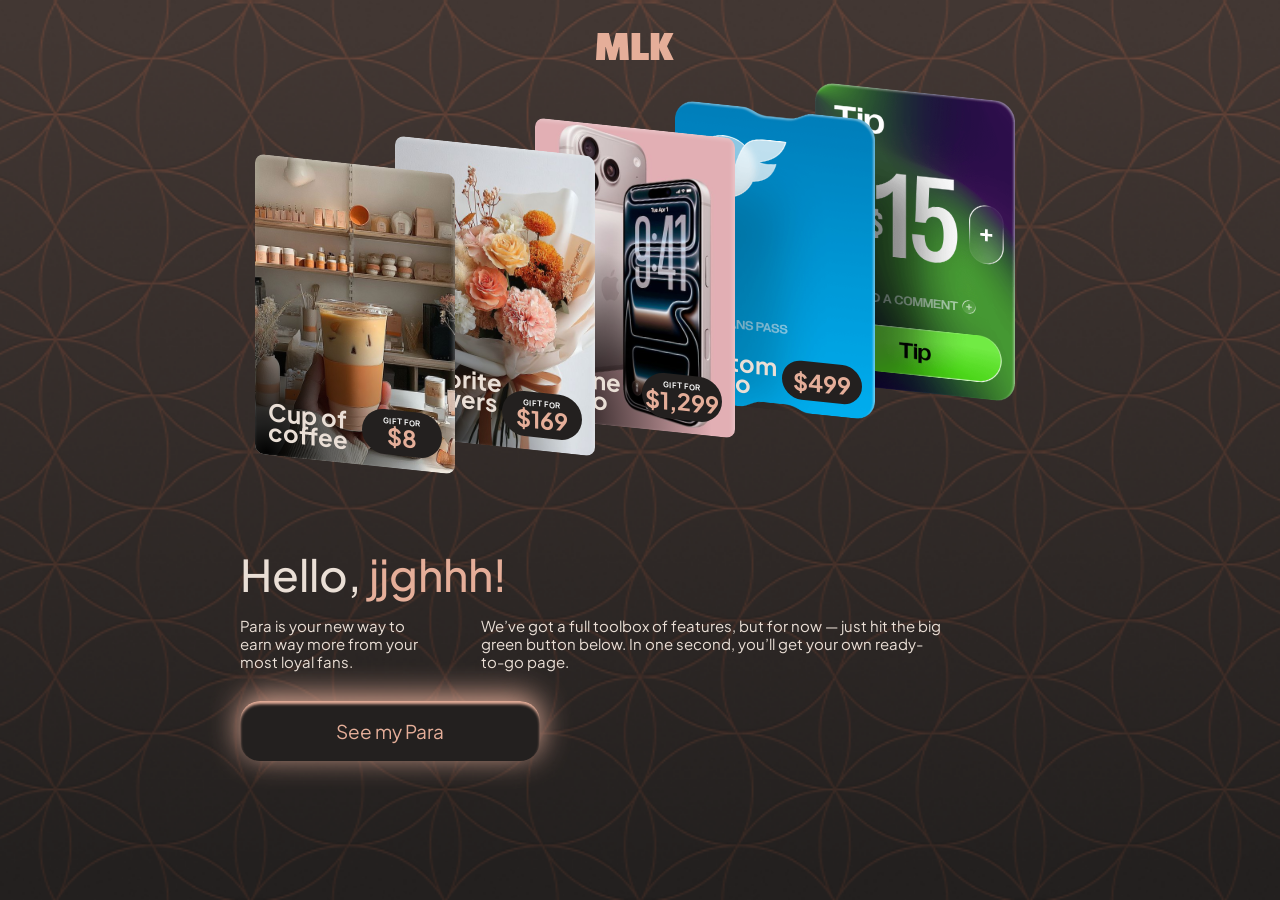
<file: index.html>
<!doctype html>
<html lang="en">

<head>
    <meta charset="UTF-8" />
    <meta name="viewport" content="width=device-width, initial-scale=1.0" />
    <link rel="stylesheet" href="css/globals.css" />
    <link rel="stylesheet" href="css/index.css" />
    <link rel="icon" type="image/png" href="./images/droplet.png" />
    <title>MLK</title>
</head>

<body class="generic-body">
    <main class="small-canvas main-page ui-scrollbar_hidden">
        <div class="home__wrapper">
            <img src="images/mlk.svg" alt="MLK" class="home__logo">

            <div class="home__promo">
                <div class="home__promo-card home__promo-card_pos_1">
                    <div class="home__promo-wrapper">
                        <img class="home__promo-image" src="./images/coffe-cup.jpg" alt="Cup of coffee"
                            draggable="false">
                        <div class="home__promo-fill"></div>
                        <div class="home__promo-lower">
                            <h1 class="home__promo-title">Cup of coffee</h1>
                            <div class="home__promo-price-wrap">
                                <p class="home__promo-gift-text">GIFT FOR</p>
                                <p class="home__promo-price">$8</p>
                            </div>
                        </div>
                    </div>
                </div>
                <div class="home__promo-card home__promo-card_pos_2">
                    <div class="home__promo-wrapper">
                        <img class="home__promo-image" src="./images/flowers-in-hand.jpg" alt="Bouquet of flowers"
                            draggable="false">
                        <div class="home__promo-fill"></div>
                        <div class="home__promo-lower">
                            <h1 class="home__promo-title">My favorite flowers🌸</h1>
                            <div class="home__promo-price-wrap">
                                <p class="home__promo-gift-text">GIFT FOR</p>
                                <p class="home__promo-price">$169</p>
                            </div>
                        </div>
                    </div>
                </div>
                <div class="home__promo-card home__promo-card_pos_3">
                    <div class="home__promo-wrapper">
                        <img class="home__promo-image" src="./images/iphone-17-pro.jpg" alt="iPhone 17 Pro"
                            draggable="false">
                        <div class="home__promo-fill"></div>
                        <div class="home__promo-lower">
                            <h1 class="home__promo-title">iPhone 17 Pro</h1>
                            <div class="home__promo-price-wrap">
                                <p class="home__promo-gift-text">GIFT FOR</p>
                                <p class="home__promo-price">$1,299</p>
                            </div>
                        </div>
                    </div>
                </div>
                <div class="home__promo-card home__promo-card_pos_4">
                    <div class="home__promo-wrapper">
                        <img class="home__promo-image" src="./images/onlyfans-pass.png" alt="OnlyFans Pass"
                            draggable="false">
                        <div class="home__promo-lower">
                            <h1 class="home__promo-title">Custom video</h1>
                            <div class="home__promo-price-wrap">
                                <p class="home__promo-price">$499</p>
                            </div>
                        </div>
                    </div>
                </div>
                <div class="home__promo-card home__promo-card_pos_5">
                    <div class="home__promo-wrapper">
                        <img class="home__promo-image" src="./images/donate.png" alt="Donate" draggable="false">
                        draggable="false">
                    </div>
                </div>
            </div>

            <div class="home__content">
                <h1 class="home__content-title">Hello, <span class="home__content-title-highlight">jjghhh!</span></h1>
                <p class="home__content-description">
                    <span class="home__content-description-part">
                        Para is your new way to earn way more from your most loyal fans.
                    </span>
                    <span class="home__content-description-part">
                        We’ve got a full toolbox of features, but for now — just hit the big green button below. In one
                        second, you’ll get your own ready-to-go page.
                    </span>
                </p>
                <a href="/chat.html">
                    <button class="home__content-button generic-button-reset">See my Para</button>
                </a>
            </div>
        </div>
    </main>
</body>

</html>

<!-- Left -->
<!-- 
    lots
    store
    money
    trophies
    settings
    help
-->
</file>
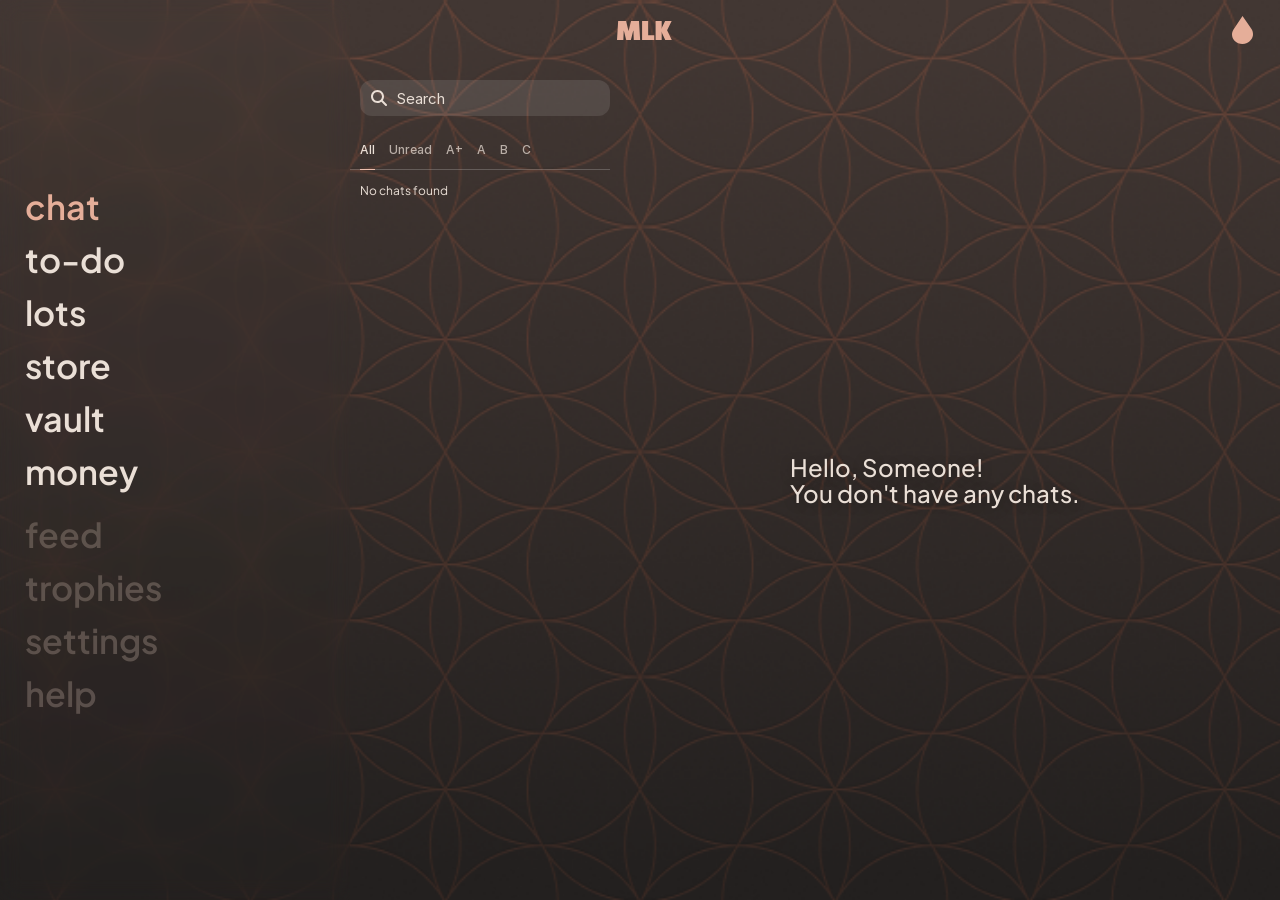
<file: chat.html>
<!doctype html>
<html lang="en">

<head>
    <meta charset="UTF-8" />
    <meta name="viewport" content="width=device-width, initial-scale=1.0" />
    <link rel="stylesheet" href="css/globals.css" />
    <link rel="stylesheet" href="css/sidebar-layout.css" />
    <link rel="stylesheet" href="css/help-modal.css" />
    <link rel="stylesheet" href="css/chat.css" />
    <link rel="icon" type="image/png" href="./images/droplet.png" />
    <title>Chat</title>
</head>

<body class="generic-body">
    <main class="generic-canvas">
        <header class="page__header">
            <button class="generic-button-reset layout-nav-toggle layout-nav-toggle_responsive" data-sidebar-toggle
                type="button" aria-label="Toggle navigation menu" aria-expanded="false">
                <span class="layout-nav-toggle__line"></span>
                <span class="layout-nav-toggle__line"></span>
                <span class="layout-nav-toggle__line"></span>
            </button>
            <img src="./images/mlk.svg" alt="MLK" class="page__logo" />

            <button class="generic-button-reset" type="button" aria-label="Profile indicator">
                <img class="page__droplet-icon" src="images/header-droplet.svg" alt="Droplet" />
            </button>
        </header>


        <section class="page" data-sidebar-layout="responsive" aria-label="Chat page">
            <aside id="primary-sidebar" class="page__sidebar" data-sidebar-panel aria-label="Sidebar navigation">
                <nav class="navigation" aria-label="Main sections">
                    <ul class="generic-list-reset">
                        <li class="navigation__item navigation__item_group_1">
                            <a class="navigation__link navigation__link_state_active" href="chat.html">chat</a>
                        </li>
                        <li class="navigation__item navigation__item_group_1">
                            <a class="navigation__link" href="todo.html">to-do</a>
                        </li>
                        <li class="navigation__item navigation__item_group_1">
                            <a class="navigation__link" href="lots.html">lots</a>
                        </li>
                        <li class="navigation__item navigation__item_group_1">
                            <a class="navigation__link" href="store.html">store</a>
                        </li>
                        <li class="navigation__item navigation__item_group_1">
                            <a class="navigation__link" href="vault.html">vault</a>
                        </li>
                        <li class="navigation__item navigation__item_group_1">
                            <a class="navigation__link" href="money.html">money</a>
                        </li>

                        <div class="navigation__divider"></div>

                        <li class="navigation__item navigation__item_group_2">
                            <a class="navigation__link" href="feed.html">feed</a>
                        </li>
                        <li class="navigation__item navigation__item_group_2">
                            <a class="navigation__link" href="trophies.html">trophies</a>
                        </li>
                        <li class="navigation__item navigation__item_group_2">
                            <a class="navigation__link" href="settings.html">settings</a>
                        </li>
                        <li class="navigation__item navigation__item_group_2">
                            <button class="navigation__link navigation__help-trigger generic-button-reset"
                                type="button">help</button>
                        </li>
                    </ul>
                </nav>
            </aside>


            <section class="page__workspace" aria-label="Chat workspace">
                <div class="page__content chat-page__content">
                    <section class="chat-toolbar" aria-label="Search and chat filters">
                        <div class="chat-toolbar__section">
                            <label class="chat-search" for="chat-search-input">
                                <img class="chat-search__icon" src="images/search-icon.svg" alt="" />
                                <input id="chat-search-input" class="generic-input-reset chat-search__input" type="text"
                                    placeholder="Search" />
                            </label>
                        </div>

                        <ul class="generic-list-reset chat-filters" aria-label="Chat categories">
                            <li class="chat-filters__item chat-filters__item_state_active">All
                            </li>
                            <li class="chat-filters__item">Unread</li>
                            <li class="chat-filters__item">A+</li>
                            <li class="chat-filters__item">A</li>
                            <li class="chat-filters__item">B</li>
                            <li class="chat-filters__item">C</li>


                            <div class="chat-filters__line"></div>

                        </ul>

                        <div class="chat-toolbar__section">
                            <p class="type-12-primary chat-toolbar__message">No chats found</p>
                        </div>
                    </section>

                    <section class="chat-content" aria-label="Chat content">
                        <div class="chat-empty-state" aria-live="polite">
                            <p class="chat-empty-state__line type-24-500-primary">
                                Hello, Someone!
                            </p>
                            <p class="chat-empty-state__line type-24-500-primary">
                                You don't have any chats.
                            </p>
                        </div>
                    </section>
                </div>
            </section>
        </section>
    </main>
    <!-- TODO: https://www.intercom.com/ for help messanger -->
    <script src="scripts/help-modal.js" defer></script>
    <script src="scripts/sidebar-layout.js" defer></script>
</body>

</html>
</file>
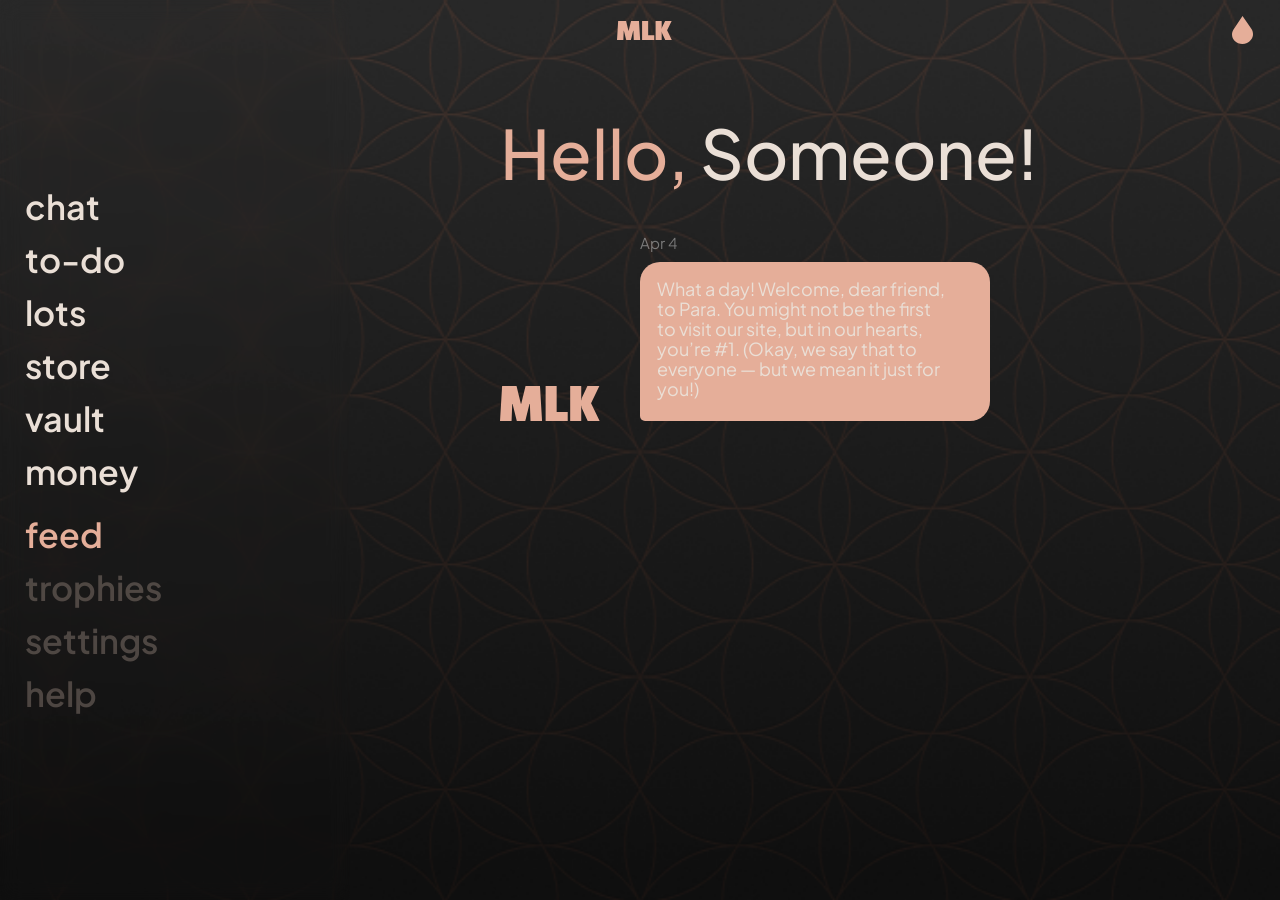
<file: feed.html>
<!doctype html>
<html lang="en">

<head>
    <meta charset="UTF-8" />
    <meta name="viewport" content="width=device-width, initial-scale=1.0" />
    <link rel="stylesheet" href="css/globals.css" />
    <link rel="stylesheet" href="css/sidebar-layout.css" />
    <link rel="stylesheet" href="css/help-modal.css" />
    <link rel="stylesheet" href="css/feed.css" />
    <link rel="icon" type="image/png" href="./images/droplet.png" />
    <title>Feed</title>
</head>

<body class="generic-body">
    <main class="generic-canvas dark-canvas">
        <header class="page__header">
            <button class="generic-button-reset layout-nav-toggle layout-nav-toggle_responsive" data-sidebar-toggle
                type="button" aria-label="Toggle navigation menu" aria-expanded="false">
                <span class="layout-nav-toggle__line"></span>
                <span class="layout-nav-toggle__line"></span>
                <span class="layout-nav-toggle__line"></span>
            </button>
            <img src="./images/mlk.svg" alt="MLK" class="page__logo" />

            <button class="generic-button-reset" type="button" aria-label="Profile indicator">
                <img class="page__droplet-icon" src="images/header-droplet.svg" alt="Droplet" />
            </button>
        </header>

        <section class="page" data-sidebar-layout="responsive" aria-label="Feed page">
            <aside id="primary-sidebar" class="page__sidebar" data-sidebar-panel aria-label="Sidebar navigation">
                <nav class="navigation" aria-label="Main sections">
                    <ul class="generic-list-reset">
                        <li class="navigation__item navigation__item_group_1">
                            <a class="navigation__link" href="chat.html">chat</a>
                        </li>
                        <li class="navigation__item navigation__item_group_1">
                            <a class="navigation__link" href="todo.html">to-do</a>
                        </li>
                        <li class="navigation__item navigation__item_group_1">
                            <a class="navigation__link" href="lots.html">lots</a>
                        </li>
                        <li class="navigation__item navigation__item_group_1">
                            <a class="navigation__link" href="store.html">store</a>
                        </li>
                        <li class="navigation__item navigation__item_group_1">
                            <a class="navigation__link" href="vault.html">vault</a>
                        </li>
                        <li class="navigation__item navigation__item_group_1">
                            <a class="navigation__link" href="money.html">money</a>
                        </li>

                        <div class="navigation__divider"></div>

                        <li class="navigation__item navigation__item_group_2">
                            <a class="navigation__link navigation__link_state_active" href="feed.html">feed</a>
                        </li>
                        <li class="navigation__item navigation__item_group_2">
                            <a class="navigation__link" href="trophies.html">trophies</a>
                        </li>
                        <li class="navigation__item navigation__item_group_2">
                            <a class="navigation__link" href="settings.html">settings</a>
                        </li>
                        <li class="navigation__item navigation__item_group_2">
                            <button class="navigation__link navigation__help-trigger generic-button-reset"
                                type="button">help</button>
                        </li>
                    </ul>
                </nav>
            </aside>

            <section class="page__workspace" aria-label="Feed workspace">
                <div class="page__content feed-page__content ui-scrollbar_hidden">
                    <h1 class="feed-page__title type-68-500">Hello,
                        <span>Someone!</span>
                    </h1>
                    <div class="feed-page__list ui-scrollbar_hidden">
                        <article class="feed-page__row">
                            <img class="feed-page__row-icon" src="images/mlk.svg" alt="MLK" />
                            <div class="feed-page__row-content">
                                <p class="feed-page__row-date type-15">
                                    Apr 4
                                </p>
                                <p class="feed-page__row-text type-18">
                                    What a day! Welcome, dear friend, to Para. You might not be the first to visit our
                                    site, but in our hearts, you’re #1. (Okay, we say that to everyone — but we mean it
                                    just for you!)
                                </p>
                            </div>
                        </article>
                    </div>
                </div>
            </section>
        </section>
    </main>
    <script src="scripts/help-modal.js" defer></script>
    <script src="scripts/sidebar-layout.js" defer></script>
</body>

</html>
</file>
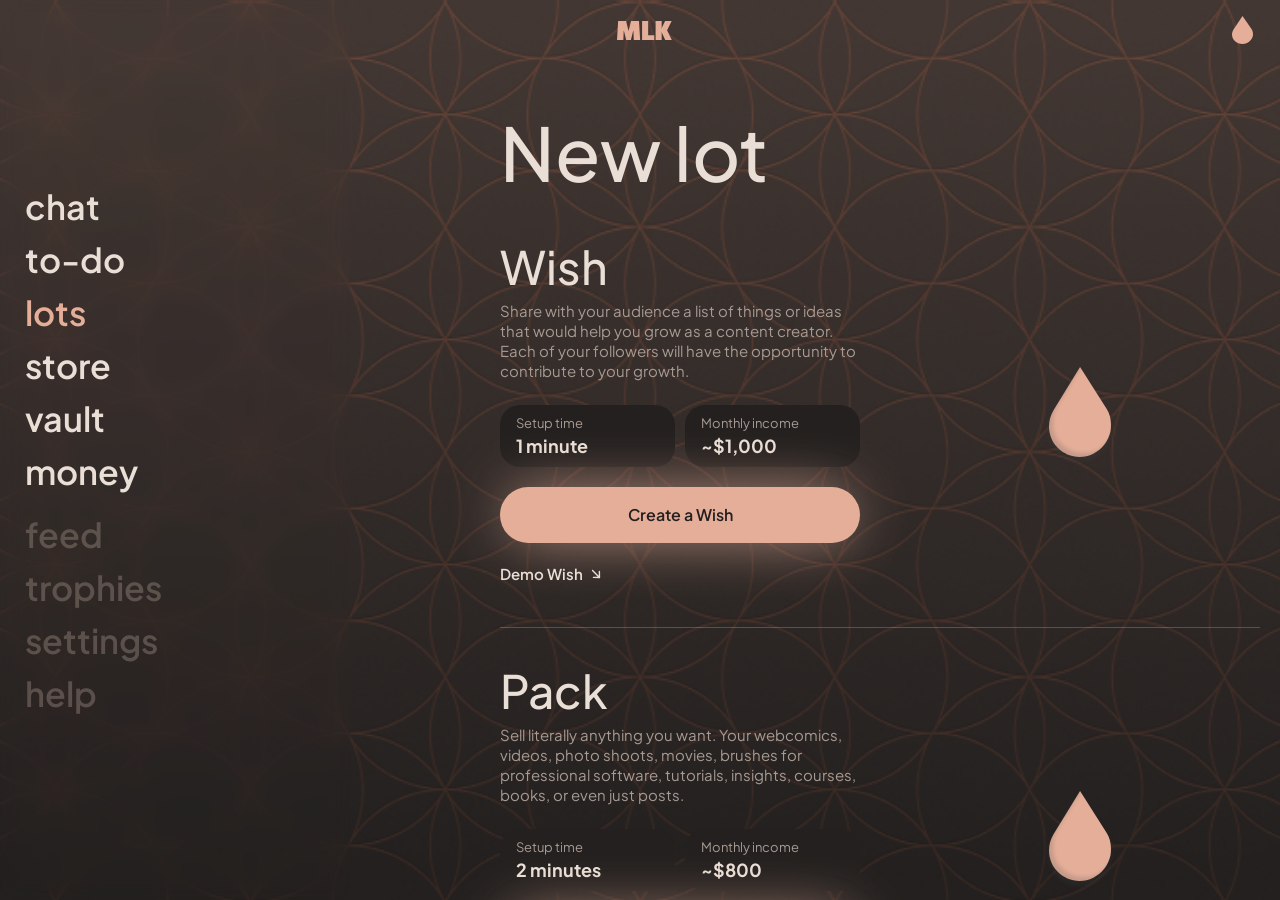
<file: lots-new.html>
<!doctype html>
<html lang="en">

<head>
    <meta charset="UTF-8" />
    <meta name="viewport" content="width=device-width, initial-scale=1.0" />
    <link rel="stylesheet" href="css/globals.css" />
    <link rel="stylesheet" href="css/sidebar-layout.css" />
    <link rel="stylesheet" href="css/help-modal.css" />
    <link rel="stylesheet" href="css/lots-new.css" />
    <link rel="icon" type="image/png" href="./images/droplet.png" />
    <title>New lot</title>
</head>

<body class="generic-body">
    <main class="generic-canvas">
        <header class="page__header">
            <button class="generic-button-reset layout-nav-toggle layout-nav-toggle_responsive" data-sidebar-toggle
                type="button" aria-label="Toggle navigation menu" aria-expanded="false">
                <span class="layout-nav-toggle__line"></span>
                <span class="layout-nav-toggle__line"></span>
                <span class="layout-nav-toggle__line"></span>
            </button>
            <img src="./images/mlk.svg" alt="MLK" class="page__logo" />

            <button class="generic-button-reset" type="button" aria-label="Profile indicator">
                <img class="page__droplet-icon" src="images/header-droplet.svg" alt="Droplet" />
            </button>
        </header>

        <section class="page" data-sidebar-layout="responsive" aria-label="New lot page">
            <aside id="primary-sidebar" class="page__sidebar" data-sidebar-panel aria-label="Sidebar navigation">
                <nav class="navigation" aria-label="Main sections">
                    <ul class="generic-list-reset">
                        <li class="navigation__item navigation__item_group_1">
                            <a class="navigation__link" href="chat.html">chat</a>
                        </li>
                        <li class="navigation__item navigation__item_group_1">
                            <a class="navigation__link" href="todo.html">to-do</a>
                        </li>
                        <li class="navigation__item navigation__item_group_1">
                            <a class="navigation__link navigation__link_state_active" href="lots.html">lots</a>
                        </li>
                        <li class="navigation__item navigation__item_group_1">
                            <a class="navigation__link" href="store.html">store</a>
                        </li>
                        <li class="navigation__item navigation__item_group_1">
                            <a class="navigation__link" href="vault.html">vault</a>
                        </li>
                        <li class="navigation__item navigation__item_group_1">
                            <a class="navigation__link" href="money.html">money</a>
                        </li>

                        <div class="navigation__divider"></div>

                        <li class="navigation__item navigation__item_group_2">
                            <a class="navigation__link" href="feed.html">feed</a>
                        </li>
                        <li class="navigation__item navigation__item_group_2">
                            <a class="navigation__link" href="trophies.html">trophies</a>
                        </li>
                        <li class="navigation__item navigation__item_group_2">
                            <a class="navigation__link" href="settings.html">settings</a>
                        </li>
                        <li class="navigation__item navigation__item_group_2">
                            <button class="navigation__link navigation__help-trigger generic-button-reset"
                                type="button">help</button>
                        </li>
                    </ul>
                </nav>
            </aside>

            <section class="page__workspace" aria-label="New lot workspace">
                <div class="page__content lots-new__content ui-scrollbar_hidden">
                    <h1 class="lots-new__title type-74-500">New lot</h1>

                    <article class="lots-new__item">
                        <div class="lots-new__info">
                            <h2 class="lots-new__item-title type-46-500">Wish</h2>
                            <p class="lots-new__description">
                                Share with your audience a list of things or ideas that would help you grow as
                                a content creator. Each of your followers will have the opportunity to
                                contribute to your growth.
                            </p>
                            <div class="lots-new__stats">
                                <div class="lots-new__stat ui-panel ui-panel_tone_glass">
                                    <span class="lots-new__stat-label">Setup time</span>
                                    <p class="lots-new__stat-value">1 minute</p>
                                </div>
                                <div class="lots-new__stat ui-panel ui-panel_tone_glass">
                                    <span class="lots-new__stat-label">Monthly income</span>
                                    <p class="lots-new__stat-value">~$1,000</p>
                                </div>
                            </div>
                            <button class="lots-new__create ui-pill-button" type="button"
                                data-create-lot="wish">Create a Wish</button>
                            <a class="lots-new__demo" href="#">
                                <span>Demo Wish</span>
                                <img src="images/arrow.svg" alt="" class="lots-new__demo-arrow" />
                            </a>
                        </div>
                        <figure class="lots-new__image">
                            <img src="images/lot-item.svg" alt="Wish preview" />
                        </figure>
                    </article>

                    <hr class="lots-new__divider" />

                    <article class="lots-new__item">
                        <div class="lots-new__info">
                            <h2 class="lots-new__item-title type-46-500">Pack</h2>
                            <p class="lots-new__description">
                                Sell literally anything you want. Your webcomics, videos, photo shoots,
                                movies, brushes for professional software, tutorials, insights, courses,
                                books, or even just posts.
                            </p>
                            <div class="lots-new__stats">
                                <div class="lots-new__stat ui-panel ui-panel_tone_glass">
                                    <span class="lots-new__stat-label">Setup time</span>
                                    <p class="lots-new__stat-value">2 minutes</p>
                                </div>
                                <div class="lots-new__stat ui-panel ui-panel_tone_glass">
                                    <span class="lots-new__stat-label">Monthly income</span>
                                    <p class="lots-new__stat-value">~$800</p>
                                </div>
                            </div>
                            <button class="lots-new__create ui-pill-button" type="button"
                                data-create-lot="pack">Create a Pack</button>
                            <a class="lots-new__demo" href="#">
                                <span>Demo Pack</span>
                                <img src="images/arrow.svg" alt="" class="lots-new__demo-arrow" />
                            </a>
                        </div>
                        <figure class="lots-new__image">
                            <img src="images/lot-item.svg" alt="Pack preview" />
                        </figure>
                    </article>

                    <hr class="lots-new__divider" />

                    <article class="lots-new__item">
                        <div class="lots-new__info">
                            <h2 class="lots-new__item-title type-46-500">Pass</h2>
                            <p class="lots-new__description">
                                Sell access to your closed chat groups or Discord servers, tickets to your
                                exclusive courses or lessons, or offer temporary services. We'll notify you
                                when they end, so you'll never forget anything.
                            </p>
                            <div class="lots-new__stats">
                                <div class="lots-new__stat ui-panel ui-panel_tone_glass">
                                    <span class="lots-new__stat-label">Setup time</span>
                                    <p class="lots-new__stat-value">5 minutes</p>
                                </div>
                                <div class="lots-new__stat ui-panel ui-panel_tone_glass">
                                    <span class="lots-new__stat-label">Monthly income</span>
                                    <p class="lots-new__stat-value">~$1,800</p>
                                </div>
                            </div>
                            <button class="lots-new__create ui-pill-button" type="button"
                                data-create-lot="pass">Create a Pass</button>
                            <a class="lots-new__demo" href="#">
                                <span>Demo Pass</span>
                                <img src="images/arrow.svg" alt="" class="lots-new__demo-arrow" />
                            </a>
                        </div>
                        <figure class="lots-new__image">
                            <img src="images/onlyfans-pass.png" alt="Pass preview" />
                        </figure>
                    </article>

                    <hr class="lots-new__divider" />

                    <article class="lots-new__item">
                        <div class="lots-new__info">
                            <h2 class="lots-new__item-title type-46-500">Wheel</h2>
                            <p class="lots-new__description">
                                Drop your new content and merch using the wheel of fortune. It's an
                                entertaining experience for your fans, often effective for a week or two,
                                and typically generates more income than traditional drops.
                            </p>
                            <div class="lots-new__stats">
                                <div class="lots-new__stat ui-panel ui-panel_tone_glass">
                                    <span class="lots-new__stat-label">Setup time</span>
                                    <p class="lots-new__stat-value">10 minutes</p>
                                </div>
                                <div class="lots-new__stat ui-panel ui-panel_tone_glass">
                                    <span class="lots-new__stat-label">Monthly income</span>
                                    <p class="lots-new__stat-value">~$1,800</p>
                                </div>
                            </div>
                            <button class="lots-new__create ui-pill-button" type="button"
                                data-create-lot="wheel">Create a Wheel</button>
                            <a class="lots-new__demo" href="#">
                                <span>Demo Wheel</span>
                                <img src="images/arrow.svg" alt="" class="lots-new__demo-arrow" />
                            </a>
                        </div>
                        <figure class="lots-new__image">
                            <img src="images/lot-item.svg" alt="Wheel preview" />
                        </figure>
                    </article>

                    <hr class="lots-new__divider" />

                    <article class="lots-new__item">
                        <div class="lots-new__info">
                            <h2 class="lots-new__item-title type-46-500">Lootbox</h2>
                            <p class="lots-new__description">
                                Upload all your photos and videos into these loot boxes, then offer them
                                as a preview to new fans when they subscribe. It's an ideal way for them to
                                become familiar with your content.
                            </p>
                            <div class="lots-new__stats">
                                <div class="lots-new__stat ui-panel ui-panel_tone_glass">
                                    <span class="lots-new__stat-label">Setup time</span>
                                    <p class="lots-new__stat-value">10 minutes</p>
                                </div>
                                <div class="lots-new__stat ui-panel ui-panel_tone_glass">
                                    <span class="lots-new__stat-label">Monthly income</span>
                                    <p class="lots-new__stat-value">~$1,200</p>
                                </div>
                            </div>
                            <button class="lots-new__create ui-pill-button" type="button"
                                data-create-lot="lootbox">Create a Lootbox</button>
                            <a class="lots-new__demo" href="#">
                                <span>Demo Lootbox</span>
                                <img src="images/arrow.svg" alt="" class="lots-new__demo-arrow" />
                            </a>
                        </div>
                        <figure class="lots-new__image">
                            <img src="images/lot-item.svg" alt="Lootbox preview" />
                        </figure>
                    </article>

                    <hr class="lots-new__divider" />

                    <article class="lots-new__item">
                        <div class="lots-new__info">
                            <h2 class="lots-new__item-title type-46-500">Fundraising</h2>
                            <p class="lots-new__description">
                                Big goals, big dreams. Raise funds and reward the top donor.
                            </p>
                            <div class="lots-new__stats">
                                <div class="lots-new__stat ui-panel ui-panel_tone_glass">
                                    <span class="lots-new__stat-label">Setup time</span>
                                    <p class="lots-new__stat-value">5 minutes</p>
                                </div>
                                <div class="lots-new__stat ui-panel ui-panel_tone_glass">
                                    <span class="lots-new__stat-label">Monthly income</span>
                                    <p class="lots-new__stat-value">~$3,000</p>
                                </div>
                            </div>
                            <button class="lots-new__create ui-pill-button" type="button"
                                data-create-lot="fundraising">Create a Fundraising</button>
                            <a class="lots-new__demo" href="#">
                                <span>Demo Fundraising</span>
                                <img src="images/arrow.svg" alt="" class="lots-new__demo-arrow" />
                            </a>
                        </div>
                        <figure class="lots-new__image">
                            <img src="images/lot-item.svg" alt="Fundraising preview" />
                        </figure>
                    </article>

                    <hr class="lots-new__divider" />

                    <article class="lots-new__item">
                        <div class="lots-new__info">
                            <h2 class="lots-new__item-title type-46-500">Subscription</h2>
                            <p class="lots-new__description">
                                Offer your fans the option to support you on a regular basis. There are
                                three subscription levels, and fans will receive an exclusive 'Timeline'
                                feature in their personal account for subscribing.
                            </p>
                            <div class="lots-new__stats">
                                <div class="lots-new__stat ui-panel ui-panel_tone_glass lots-new__stat_state_disabled">
                                    <span class="lots-new__stat-label">Setup time</span>
                                    <p class="lots-new__stat-value">2 minutes</p>
                                </div>
                                <div class="lots-new__stat ui-panel ui-panel_tone_glass lots-new__stat_state_disabled">
                                    <span class="lots-new__stat-label">Monthly income</span>
                                    <p class="lots-new__stat-value">~$600</p>
                                </div>
                            </div>
                            <p class="lots-new__limit">
                                <img src="images/heart-rotated.svg" alt="" class="lots-new__limit-icon" />
                                <span>
                                    There can only be one Subscription lot.<br />
                                    And you already have it.
                                </span>
                            </p>
                            <a class="lots-new__demo" href="#">
                                <span>Demo Subscription</span>
                                <img src="images/arrow.svg" alt="" class="lots-new__demo-arrow" />
                            </a>
                        </div>
                        <figure class="lots-new__image">
                            <img src="images/subscription.png" alt="Subscription preview" />
                        </figure>
                    </article>

                    <hr class="lots-new__divider" />

                    <article class="lots-new__item">
                        <div class="lots-new__info">
                            <h2 class="lots-new__item-title type-46-500">Message</h2>
                            <p class="lots-new__description">
                                Your fans can submit questions directly to you. It's a great way to engage
                                with your audience.
                            </p>
                            <div class="lots-new__stats">
                                <div class="lots-new__stat ui-panel ui-panel_tone_glass lots-new__stat_state_disabled">
                                    <span class="lots-new__stat-label">Setup time</span>
                                    <p class="lots-new__stat-value">1 minute</p>
                                </div>
                                <div class="lots-new__stat ui-panel ui-panel_tone_glass lots-new__stat_state_disabled">
                                    <span class="lots-new__stat-label">Monthly income</span>
                                    <p class="lots-new__stat-value">~$200</p>
                                </div>
                            </div>
                            <p class="lots-new__limit">
                                <img src="images/heart-rotated.svg" alt="" class="lots-new__limit-icon" />
                                <span>
                                    There can only be one Message lot.<br />
                                    And you already have it.
                                </span>
                            </p>
                            <a class="lots-new__demo" href="#">
                                <span>Demo Message</span>
                                <img src="images/arrow.svg" alt="" class="lots-new__demo-arrow" />
                            </a>
                        </div>
                        <figure class="lots-new__image">
                            <img src="images/messages-quote.svg" alt="Message preview" />
                        </figure>
                    </article>

                    <hr class="lots-new__divider" />

                    <article class="lots-new__item">
                        <div class="lots-new__info">
                            <h2 class="lots-new__item-title type-46-500">Tip</h2>
                            <p class="lots-new__description">
                                Your fans have the ability to donate to you directly, showing their support
                                and appreciation for your work
                            </p>
                            <div class="lots-new__stats">
                                <div class="lots-new__stat ui-panel ui-panel_tone_glass lots-new__stat_state_disabled">
                                    <span class="lots-new__stat-label">Setup time</span>
                                    <p class="lots-new__stat-value">1 minute</p>
                                </div>
                                <div class="lots-new__stat ui-panel ui-panel_tone_glass lots-new__stat_state_disabled">
                                    <span class="lots-new__stat-label">Monthly income</span>
                                    <p class="lots-new__stat-value">~$900</p>
                                </div>
                            </div>
                            <p class="lots-new__limit">
                                <img src="images/heart-rotated.svg" alt="" class="lots-new__limit-icon" />
                                <span>
                                    There can only be one Tip lot.<br />
                                    And you already have it.
                                </span>
                            </p>
                            <a class="lots-new__demo" href="#">
                                <span>Demo Tip</span>
                                <img src="images/arrow.svg" alt="" class="lots-new__demo-arrow" />
                            </a>
                        </div>
                        <figure class="lots-new__image">
                            <img src="images/tip-bg.png" alt="Tip preview" />
                        </figure>
                    </article>
                </div>
            </section>
        </section>
    </main>
    <script src="scripts/help-modal.js" defer></script>
    <script src="scripts/sidebar-layout.js" defer></script>
    <script src="scripts/lots-new.js" defer></script>
</body>

</html>
</file>
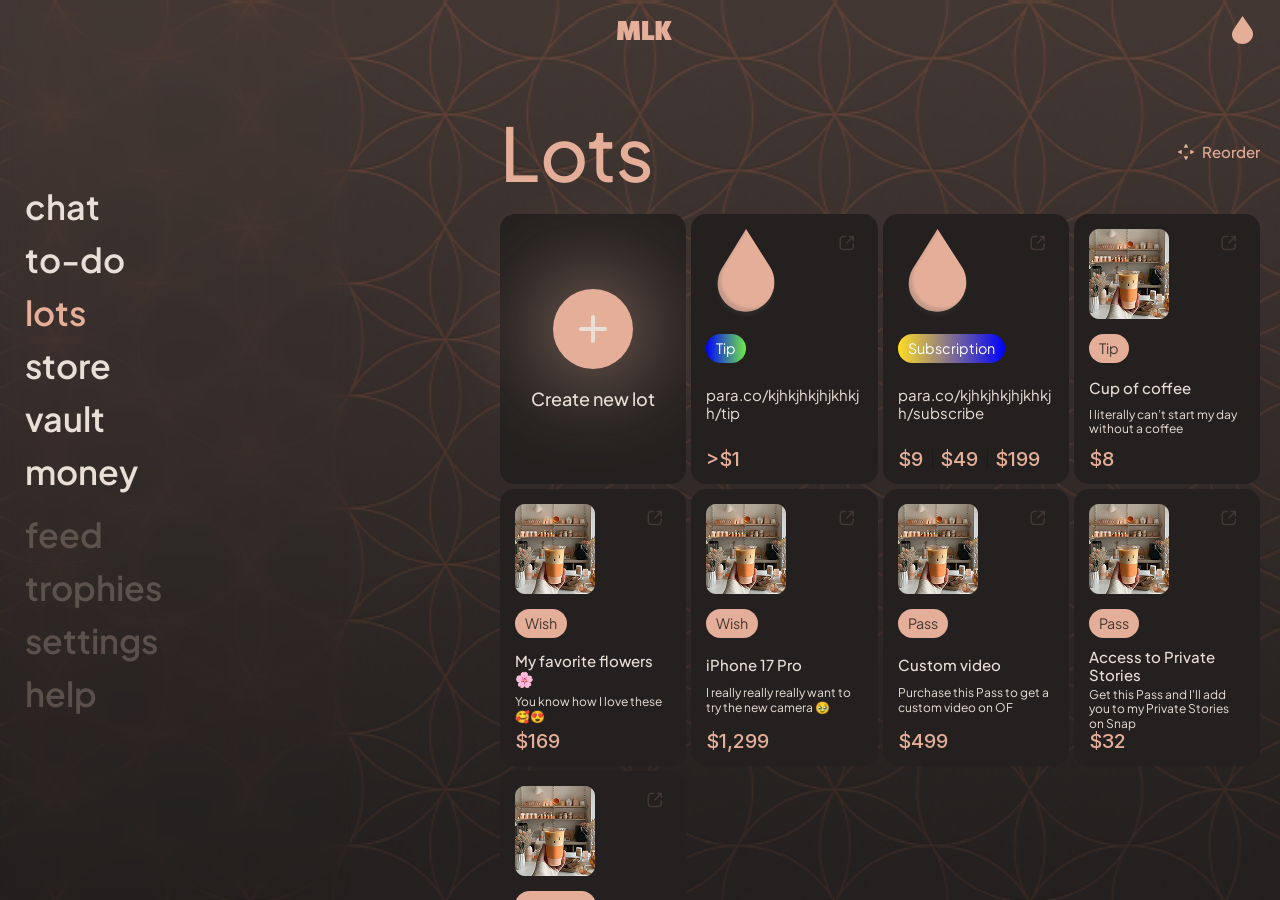
<file: lots.html>
<!doctype html>
<html lang="en">

<head>
    <meta charset="UTF-8" />
    <meta name="viewport" content="width=device-width, initial-scale=1.0" />
    <link rel="stylesheet" href="css/globals.css" />
    <link rel="stylesheet" href="css/sidebar-layout.css" />
    <link rel="stylesheet" href="css/help-modal.css" />
    <link rel="stylesheet" href="css/lots.css" />
    <link rel="icon" type="image/png" href="./images/droplet.png" />
    <title>Lots</title>
</head>

<body class="generic-body">
    <main class="generic-canvas">
        <header class="page__header">
            <button class="generic-button-reset layout-nav-toggle layout-nav-toggle_responsive" data-sidebar-toggle
                type="button" aria-label="Toggle navigation menu" aria-expanded="false">
                <span class="layout-nav-toggle__line"></span>
                <span class="layout-nav-toggle__line"></span>
                <span class="layout-nav-toggle__line"></span>
            </button>
            <img src="./images/mlk.svg" alt="MLK" class="page__logo" />

            <button class="generic-button-reset" type="button" aria-label="Profile indicator">
                <img class="page__droplet-icon" src="images/header-droplet.svg" alt="Droplet" />
            </button>
        </header>

        <section class="page" data-sidebar-layout="responsive" aria-label="Lots page">
            <aside id="primary-sidebar" class="page__sidebar" data-sidebar-panel aria-label="Sidebar navigation">
                <nav class="navigation" aria-label="Main sections">
                    <ul class="generic-list-reset">
                        <li class="navigation__item navigation__item_group_1">
                            <a class="navigation__link" href="chat.html">chat</a>
                        </li>
                        <li class="navigation__item navigation__item_group_1">
                            <a class="navigation__link" href="todo.html">to-do</a>
                        </li>
                        <li class="navigation__item navigation__item_group_1">
                            <a class="navigation__link navigation__link_state_active" href="lots.html">lots</a>
                        </li>
                        <li class="navigation__item navigation__item_group_1">
                            <a class="navigation__link" href="store.html">store</a>
                        </li>
                        <li class="navigation__item navigation__item_group_1">
                            <a class="navigation__link" href="vault.html">vault</a>
                        </li>
                        <li class="navigation__item navigation__item_group_1">
                            <a class="navigation__link" href="money.html">money</a>
                        </li>

                        <div class="navigation__divider"></div>

                        <li class="navigation__item navigation__item_group_2">
                            <a class="navigation__link" href="feed.html">feed</a>
                        </li>
                        <li class="navigation__item navigation__item_group_2">
                            <a class="navigation__link" href="trophies.html">trophies</a>
                        </li>
                        <li class="navigation__item navigation__item_group_2">
                            <a class="navigation__link" href="settings.html">settings</a>
                        </li>
                        <li class="navigation__item navigation__item_group_2">
                            <button class="navigation__link navigation__help-trigger generic-button-reset"
                                type="button">help</button>
                        </li>
                    </ul>
                </nav>
            </aside>

            <section class="page__workspace" aria-label="Lots workspace">
                <div class="page__content lots-page__content ui-scrollbar_hidden">
                    <div class="lots-page__header">
                        <h1 class="lots-page__title type-74-500">Lots</h1>
                        <div class="generic-button-reset lots-page__reorder-button" type="button">
                            <img src="images/reorder.svg" alt="Reorder" class="lots-page__reorder-icon" />
                            <span class="lots-page__reorder-text type-15-500">Reorder</span>
                        </div>
                    </div>
                    <div class="lots-page__box">
                        <a class="lots-page__create lots-page__box-item" href="lots-new.html">
                            <figure class="lots-page__create-figure">
                                <img src="images/plus.svg" alt="Plus" class="lots-page__create-image" />
                            </figure>
                            <p class="lots-page__create-text">Create new lot</p>
                        </a>
                        <div class="lots-page__lot-item lots-page__box-item">
                            <div class="lots-page__lot-top">
                                <img src="images/lot-item.svg" alt="Lot image" class="lots-page__lot-image" />
                                <a href="#" class="lots-page__lot-link">
                                    <img src="images/link.svg" alt="Link" class="lots-page__lot-link-icon" />
                                </a>
                            </div>
                            <div class="lots-page__lot-bottom">
                                <p class="lots-page__lot-type background_blue_gradieent">
                                    Tip
                                </p>
                                <p class="lots-page__lot-path type-12">
                                    para.co/kjhkjhkjhjkhkjh/tip
                                </p>
                                <div class="lots-page__lot-price-box">
                                    <p class="lots-page__lot-price">
                                        >$1
                                    </p>
                                </div>
                            </div>
                        </div>
                        <div class="lots-page__lot-item lots-page__box-item">
                            <div class="lots-page__lot-top">
                                <img src="images/lot-item.svg" alt="Lot image" class="lots-page__lot-image" />
                                <a href="#" class="lots-page__lot-link">
                                    <img src="images/link.svg" alt="Link" class="lots-page__lot-link-icon" />
                                </a>
                            </div>
                            <div class="lots-page__lot-bottom">
                                <p class="lots-page__lot-type background_yellow_gradieent">
                                    Subscription
                                </p>
                                <p class="lots-page__lot-path type-15">
                                    para.co/kjhkjhkjhjkhkjh/subscribe
                                </p>
                                <div class="lots-page__lot-price-box">
                                    <p class="lots-page__lot-price">
                                        $9
                                    </p>
                                    <p class="lots-page__lot-price">
                                        $49
                                    </p>
                                    <p class="lots-page__lot-price">
                                        $199
                                    </p>
                                </div>
                            </div>
                        </div>
                        <div class="lots-page__lot-item lots-page__box-item">
                            <div class="lots-page__lot-top">
                                <img src="images/cup-of-coffee.png" alt="Lot image" class="lots-page__lot-image" />
                                <a href="#" class="lots-page__lot-link">
                                    <img src="images/link.svg" alt="Link" class="lots-page__lot-link-icon" />
                                </a>
                            </div>
                            <div class="lots-page__lot-bottom">
                                <p class="lots-page__lot-type">
                                    Tip
                                </p>
                                <p class="lots-page__lot-title type-15-500-dark">
                                    Cup of coffee
                                </p>
                                <p class="lots-page__lot-description type-12-secondary">
                                    I literally can’t start my day without a coffee
                                </p>
                                <div class="lots-page__lot-price-box">
                                    <p class="lots-page__lot-price">
                                        $8
                                    </p>
                                </div>
                            </div>
                        </div>
                        <div class="lots-page__lot-item lots-page__box-item">
                            <div class="lots-page__lot-top">
                                <img src="images/cup-of-coffee.png" alt="Lot image" class="lots-page__lot-image" />
                                <a href="#" class="lots-page__lot-link">
                                    <img src="images/link.svg" alt="Link" class="lots-page__lot-link-icon" />
                                </a>
                            </div>
                            <div class="lots-page__lot-bottom">
                                <p class="lots-page__lot-type">
                                    Wish
                                </p>
                                <p class="lots-page__lot-title type-15-500-dark">
                                    My favorite flowers🌸
                                </p>
                                <p class="lots-page__lot-description type-12-secondary">
                                    You know how I love these 🥰😍
                                </p>
                                <div class="lots-page__lot-price-box">
                                    <p class="lots-page__lot-price">
                                        $169
                                    </p>
                                </div>
                            </div>
                        </div>
                        <div class="lots-page__lot-item lots-page__box-item">
                            <div class="lots-page__lot-top">
                                <img src="images/cup-of-coffee.png" alt="Lot image" class="lots-page__lot-image" />
                                <a href="#" class="lots-page__lot-link">
                                    <img src="images/link.svg" alt="Link" class="lots-page__lot-link-icon" />
                                </a>
                            </div>
                            <div class="lots-page__lot-bottom">
                                <p class="lots-page__lot-type">
                                    Wish
                                </p>
                                <p class="lots-page__lot-title type-15-500-dark">
                                    iPhone 17 Pro
                                </p>
                                <p class="lots-page__lot-description type-12-secondary">
                                    I really really really want to try the new camera 🥹
                                </p>
                                <div class="lots-page__lot-price-box">
                                    <p class="lots-page__lot-price">
                                        $1,299
                                    </p>
                                </div>
                            </div>
                        </div>
                        <div class="lots-page__lot-item lots-page__box-item">
                            <div class="lots-page__lot-top">
                                <img src="images/cup-of-coffee.png" alt="Lot image" class="lots-page__lot-image" />
                                <a href="#" class="lots-page__lot-link">
                                    <img src="images/link.svg" alt="Link" class="lots-page__lot-link-icon" />
                                </a>
                            </div>
                            <div class="lots-page__lot-bottom">
                                <p class="lots-page__lot-type">
                                    Pass
                                </p>
                                <p class="lots-page__lot-title type-15-500-dark">
                                    Custom video
                                </p>
                                <p class="lots-page__lot-description type-12-secondary">
                                    Purchase this Pass to get a custom video on OF
                                </p>
                                <div class="lots-page__lot-price-box">
                                    <p class="lots-page__lot-price">
                                        $499
                                    </p>
                                </div>
                            </div>
                        </div>
                        <div class="lots-page__lot-item lots-page__box-item">
                            <div class="lots-page__lot-top">
                                <img src="images/cup-of-coffee.png" alt="Lot image" class="lots-page__lot-image" />
                                <a href="#" class="lots-page__lot-link">
                                    <img src="images/link.svg" alt="Link" class="lots-page__lot-link-icon" />
                                </a>
                            </div>
                            <div class="lots-page__lot-bottom">
                                <p class="lots-page__lot-type">
                                    Pass
                                </p>
                                <p class="lots-page__lot-title type-15-500-dark">
                                    Access to Private Stories
                                </p>
                                <p class="lots-page__lot-description type-12-secondary">
                                    Get this Pass and I'll add you to my Private Stories on Snap
                                </p>
                                <div class="lots-page__lot-price-box">
                                    <p class="lots-page__lot-price">
                                        $32
                                    </p>
                                </div>
                            </div>
                        </div>
                        <div class="lots-page__lot-item lots-page__box-item">
                            <div class="lots-page__lot-top">
                                <img src="images/cup-of-coffee.png" alt="Lot image" class="lots-page__lot-image" />
                                <a href="#" class="lots-page__lot-link">
                                    <img src="images/link.svg" alt="Link" class="lots-page__lot-link-icon" />
                                </a>
                            </div>
                            <div class="lots-page__lot-bottom">
                                <p class="lots-page__lot-type">
                                    Message
                                </p>
                                <p class="lots-page__lot-path type-12">
                                    para.co/kjhkjhkjhjkhkjh/message
                                </p>
                                <div class="lots-page__lot-price-box">
                                    <p class="lots-page__lot-price">
                                        $5
                                    </p>
                                    <p class="lots-page__lot-price">
                                        $10
                                    </p>
                                    <p class="lots-page__lot-price">
                                        $30
                                    </p>
                                </div>
                            </div>
                        </div>
                    </div>
                </div>
            </section>
        </section>
    </main>
    <script src="scripts/help-modal.js" defer></script>
    <script src="scripts/sidebar-layout.js" defer></script>
</body>

</html>
</file>
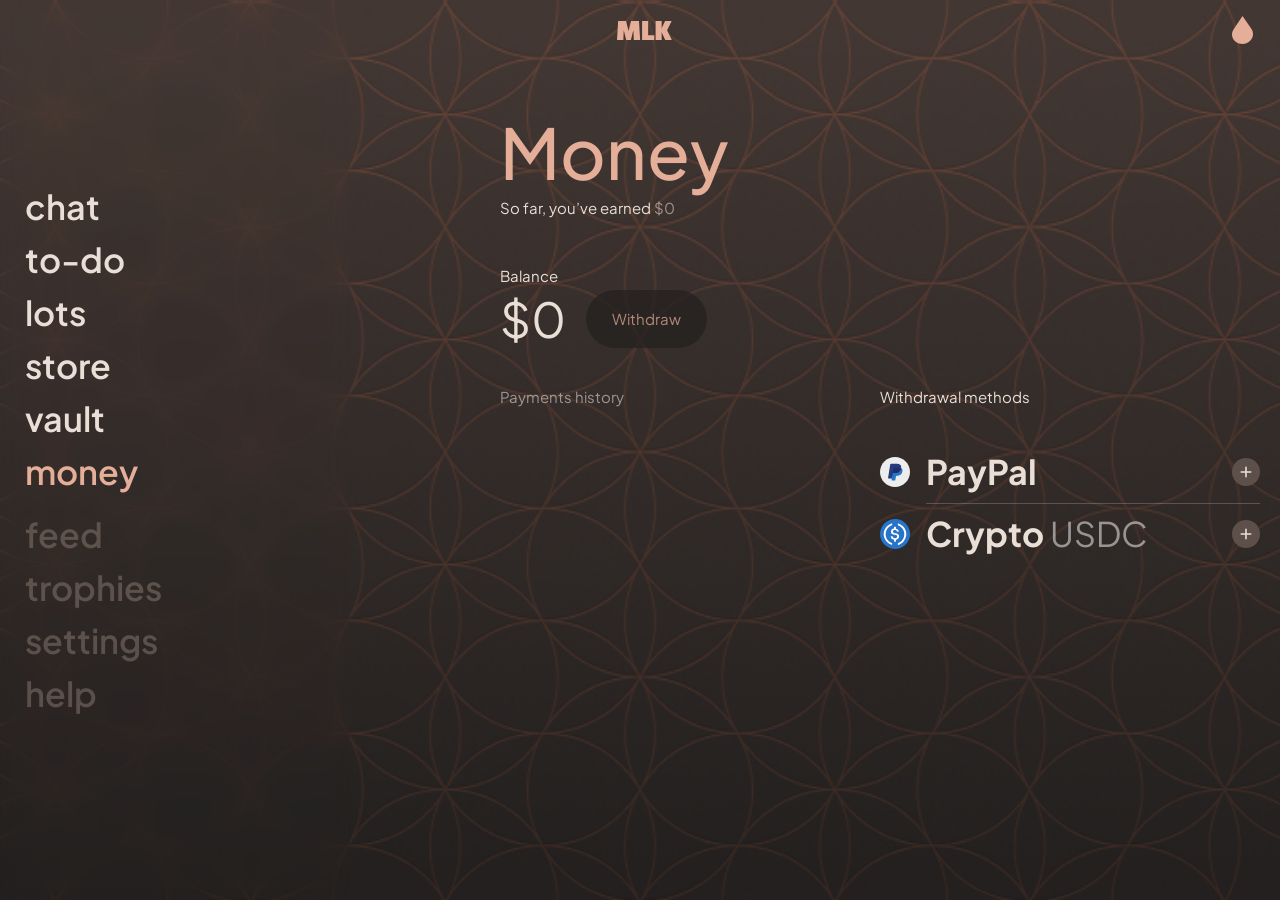
<file: money.html>
<!doctype html>
<html lang="en">

<head>
    <meta charset="UTF-8" />
    <meta name="viewport" content="width=device-width, initial-scale=1.0" />
    <link rel="stylesheet" href="css/globals.css" />
    <link rel="stylesheet" href="css/sidebar-layout.css" />
    <link rel="stylesheet" href="css/help-modal.css" />
    <link rel="stylesheet" href="css/form-controls.css" />
    <link rel="stylesheet" href="css/side-modal.css" />
    <link rel="stylesheet" href="css/money.css" />
    <link rel="icon" type="image/png" href="./images/droplet.png" />
    <title>Money</title>
</head>

<body class="generic-body">
    <main class="generic-canvas">
        <header class="page__header">
            <button class="generic-button-reset layout-nav-toggle layout-nav-toggle_responsive" data-sidebar-toggle
                type="button" aria-label="Toggle navigation menu" aria-expanded="false">
                <span class="layout-nav-toggle__line"></span>
                <span class="layout-nav-toggle__line"></span>
                <span class="layout-nav-toggle__line"></span>
            </button>
            <img src="./images/mlk.svg" alt="MLK" class="page__logo" />

            <button class="generic-button-reset" type="button" aria-label="Profile indicator">
                <img class="page__droplet-icon" src="images/header-droplet.svg" alt="Droplet" />
            </button>
        </header>

        <section class="page" data-sidebar-layout="responsive" aria-label="Money page">
            <aside id="primary-sidebar" class="page__sidebar" data-sidebar-panel aria-label="Sidebar navigation">
                <nav class="navigation" aria-label="Main sections">
                    <ul class="generic-list-reset">
                        <li class="navigation__item navigation__item_group_1">
                            <a class="navigation__link" href="chat.html">chat</a>
                        </li>
                        <li class="navigation__item navigation__item_group_1">
                            <a class="navigation__link" href="todo.html">to-do</a>
                        </li>
                        <li class="navigation__item navigation__item_group_1">
                            <a class="navigation__link" href="lots.html">lots</a>
                        </li>
                        <li class="navigation__item navigation__item_group_1">
                            <a class="navigation__link" href="store.html">store</a>
                        </li>
                        <li class="navigation__item navigation__item_group_1">
                            <a class="navigation__link" href="vault.html">vault</a>
                        </li>
                        <li class="navigation__item navigation__item_group_1">
                            <a class="navigation__link navigation__link_state_active" href="money.html">money</a>
                        </li>

                        <div class="navigation__divider"></div>

                        <li class="navigation__item navigation__item_group_2">
                            <a class="navigation__link" href="feed.html">feed</a>
                        </li>
                        <li class="navigation__item navigation__item_group_2">
                            <a class="navigation__link" href="trophies.html">trophies</a>
                        </li>
                        <li class="navigation__item navigation__item_group_2">
                            <a class="navigation__link" href="settings.html">settings</a>
                        </li>
                        <li class="navigation__item navigation__item_group_2">
                            <button class="navigation__link navigation__help-trigger generic-button-reset"
                                type="button">help</button>
                        </li>
                    </ul>
                </nav>
            </aside>

            <section class="page__workspace" aria-label="Money workspace">
                <div class="page__content money-page__content ui-scrollbar_hidden">
                    <h1 class="money-page__title type-70-500">
                        Money
                    </h1>
                    <p class="money-page__earned type-15-primary">
                        So far, you’ve earned <span class="money-page__earned-amount">$0</span>
                    </p>
                    <p class="money-page__balance-text type-15-primary">
                        Balance
                    </p>
                    <div class="money-page__balance-block">
                        <p class="money-page__balance-amount type-48-primary">
                            $0
                        </p>
                        <button class="money-page__balance-withdraw generic-button-reset ui-pill-button type-15"
                            type="button" disabled>
                            Withdraw
                        </button>
                    </div>
                    <div class="money-page__table">
                        <div class="money-page__table-part">
                            <h3 class="money-page__table-title type-15-muted">
                                Payments history
                            </h3>
                        </div>
                        <div class="money-page__table-part">
                            <h3 class="money-page__table-title type-15-primary">
                                Withdrawal methods
                            </h3>
                            <div class="money-page__withdraw-method">
                                <img src="./images/paypal.svg" alt="PayPal" class="money-page__withdraw-icon" />
                                <div class="money-page__withdraw-info">
                                    <p class="money-page__withdraw-name type-15-700-primary">
                                        PayPal
                                    </p>
                                    <button type="button" class="generic-button-reset money-page__withdraw-plus-figure"
                                        data-modal-target="paypal-modal" aria-label="Add PayPal account">
                                        <img src="./images/plus.svg" alt="" class="money-page__withdraw-plus-icon" />
                                    </button>
                                </div>
                            </div>
                            <div class="money-page__withdraw-method">
                                <img src="./images/crypto.svg" alt="USDC" class="money-page__withdraw-icon" />
                                <div class="money-page__withdraw-info">
                                    <p class="money-page__withdraw-name type-15-700-primary">
                                        Crypto <span class="money-page__withdraw-currency">USDC</span>
                                    </p>
                                    <button type="button" class="generic-button-reset money-page__withdraw-plus-figure"
                                        data-modal-target="new-wallet-modal" aria-label="Add crypto wallet">
                                        <img src="./images/plus.svg" alt="" class="money-page__withdraw-plus-icon" />
                                    </button>
                                </div>
                            </div>
                        </div>
                    </div>
                </div>
            </section>
        </section>
    </main>

    <div class="side-modal" id="paypal-modal" data-state="closed" role="dialog" aria-modal="true"
        aria-labelledby="paypal-modal-title">
        <div class="side-modal__overlay"></div>
        <div class="side-modal__panel">
            <button type="button" class="generic-button-reset side-modal__close" data-modal-close
                aria-label="Close modal">
                <img src="./images/close-icon.svg" alt="" class="side-modal__close-icon" />
            </button>
            <form class="side-modal__body" novalidate>
                <h2 class="side-modal__title" id="paypal-modal-title">PayPal</h2>
                <div class="form-field" data-validate>
                    <div class="form-field__control">
                        <input type="email" id="paypal-email" class="form-input" placeholder=" " required />
                        <label class="form-field__label" for="paypal-email">PayPal account email</label>
                    </div>
                    <p class="form-field__error">PayPal account email is required</p>
                </div>
                <button type="submit" class="form-button">Add account</button>
            </form>
        </div>
    </div>

    <div class="side-modal" id="new-wallet-modal" data-state="closed" role="dialog" aria-modal="true"
        aria-labelledby="new-wallet-modal-title">
        <div class="side-modal__overlay"></div>
        <div class="side-modal__panel">
            <button type="button" class="generic-button-reset side-modal__close" data-modal-close
                aria-label="Close modal">
                <img src="./images/close-icon.svg" alt="" class="side-modal__close-icon" />
            </button>
            <form class="side-modal__body" novalidate>
                <h2 class="side-modal__title" id="new-wallet-modal-title">New wallet</h2>
                <div class="side-modal__note">
                    <span class="side-modal__note-icon" aria-hidden="true">!</span>
                    <p class="side-modal__note-text">
                        Please enter the data accurately and responsibly. And then check yourself. And only
                        then press the button.
                    </p>
                </div>
                <div class="form-field" data-validate>
                    <div class="form-field__control">
                        <button type="button" id="wallet-network" class="form-field__trigger"
                            data-modal-target="network-modal" data-empty="true" aria-haspopup="dialog">
                            <span class="form-field__value"></span>
                        </button>
                        <label class="form-field__label" for="wallet-network">Network</label>
                        <span class="form-field__chevrons" aria-hidden="true">
                            <svg class="form-field__chevron" viewBox="0 0 10 7" fill="none"
                                xmlns="http://www.w3.org/2000/svg">
                                <path d="M1 5L5 1L9 5" stroke="currentColor" stroke-width="1.5" stroke-linecap="round"
                                    stroke-linejoin="round" />
                            </svg>
                            <svg class="form-field__chevron" viewBox="0 0 10 7" fill="none"
                                xmlns="http://www.w3.org/2000/svg">
                                <path d="M1 2L5 6L9 2" stroke="currentColor" stroke-width="1.5" stroke-linecap="round"
                                    stroke-linejoin="round" />
                            </svg>
                        </span>
                    </div>
                    <input type="hidden" data-select-for="wallet-network" />
                    <p class="form-field__error">Network is required</p>
                </div>
                <div class="form-field" data-validate>
                    <div class="form-field__control">
                        <input type="text" id="wallet-address" class="form-input" placeholder=" " required />
                        <label class="form-field__label" for="wallet-address">Wallet address</label>
                    </div>
                    <p class="form-field__error">Address is required</p>
                </div>
                <button type="submit" class="form-button">Add wallet</button>
            </form>
        </div>
    </div>

    <div class="side-modal" id="network-modal" data-state="closed" role="dialog" aria-modal="true"
        aria-label="Select network">
        <div class="side-modal__overlay"></div>
        <div class="side-modal__panel">
            <button type="button" class="generic-button-reset side-modal__close" data-modal-close
                aria-label="Close modal">
                <img src="./images/close-icon.svg" alt="" class="side-modal__close-icon" />
            </button>
            <div class="side-modal__body side-modal__body_variant_list">
                <ul class="side-modal__list generic-list-reset">
                    <li class="side-modal__list-item">
                        <button type="button" class="generic-button-reset side-modal__list-button"
                            data-option-for="wallet-network" data-value="algorand" data-label="Algorand">
                            <span class="side-modal__list-icon" aria-hidden="true">
                                <svg xmlns="http://www.w3.org/2000/svg" width="50" height="50" viewBox="0 0 50 50"
                                    fill="none">
                                    <path
                                        d="M38.0047 37.0465H33.4569L30.5033 26.0598L24.1532 37.0478H19.076L28.8908 20.0394L27.3112 14.1347L14.0767 37.0514H8.99707L25.7693 8H30.2161L32.1632 15.2178H36.7512L33.6187 20.665L38.0047 37.0465Z"
                                        fill="white" />
                                </svg>
                            </span>
                            <span class="side-modal__list-label">Algorand</span>
                        </button>
                    </li>
                    <li class="side-modal__list-item">
                        <button type="button" class="generic-button-reset side-modal__list-button"
                            data-option-for="wallet-network" data-value="avalanche" data-label="Avalanche">
                            <span class="side-modal__list-icon" aria-hidden="true">
                                <svg xmlns="http://www.w3.org/2000/svg" width="50" height="50" viewBox="0 0 50 50"
                                    fill="none">
                                    <path fill-rule="evenodd" clip-rule="evenodd"
                                        d="M17.1574 36.9516H11.8619C10.7492 36.9516 10.1996 36.9516 9.86444 36.7372C9.50246 36.5025 9.28126 36.1138 9.25445 35.6847C9.23432 35.2894 9.50918 34.8066 10.0588 33.8413L23.1339 10.7947C23.6902 9.81609 23.9718 9.32676 24.327 9.14579C24.7091 8.9514 25.1649 8.9514 25.547 9.14579C25.9023 9.32676 26.1838 9.81609 26.7401 10.7947L29.4281 15.4869L29.4418 15.5108C30.0427 16.5608 30.3474 17.0932 30.4805 17.652C30.6279 18.262 30.6279 18.9054 30.4805 19.5154C30.3464 20.0785 30.0448 20.6148 29.4348 21.6805L22.5668 33.8212L22.549 33.8523C21.9441 34.9109 21.6376 35.4474 21.2128 35.8522C20.7502 36.2947 20.1939 36.6162 19.5839 36.7975C19.0275 36.9516 18.4042 36.9516 17.1574 36.9516ZM30.5301 36.9516H38.1178C39.2372 36.9516 39.8004 36.9516 40.1357 36.7307C40.4976 36.496 40.7254 36.1003 40.7457 35.6716C40.765 35.289 40.4961 34.825 39.9693 33.9159C39.9511 33.8849 39.933 33.8534 39.9144 33.8214L36.1137 27.3194L36.0704 27.2462C35.5364 26.3431 35.2668 25.887 34.9205 25.7107C34.5387 25.5163 34.0892 25.5163 33.7073 25.7107C33.3587 25.8917 33.0772 26.3676 32.5209 27.3261L28.7336 33.8281L28.7207 33.8505C28.1663 34.8075 27.8892 35.2857 27.9092 35.6781C27.936 36.1072 28.1572 36.5025 28.5191 36.7372C28.8476 36.9516 29.4107 36.9516 30.5301 36.9516Z"
                                        fill="white" />
                                </svg>
                            </span>
                            <span class="side-modal__list-label">Avalanche</span>
                        </button>
                    </li>
                    <li class="side-modal__list-item">
                        <button type="button" class="generic-button-reset side-modal__list-button"
                            data-option-for="wallet-network" data-value="ethereum" data-label="Ethereum">
                            <span class="side-modal__list-icon" aria-hidden="true">
                                <svg xmlns="http://www.w3.org/2000/svg" width="50" height="50" viewBox="0 0 50 50"
                                    fill="none">
                                    <path opacity="0.7"
                                        d="M24.9979 6L24.7407 6.87364V32.2225L24.9979 32.4791L36.7643 25.5239L24.9979 6Z"
                                        fill="white" />
                                    <path d="M24.9952 6L13.2285 25.5239L24.9952 32.4791V20.1755V6Z" fill="white" />
                                    <path opacity="0.7"
                                        d="M24.998 34.7033L24.853 34.8801V43.9098L24.998 44.3329L36.7716 27.7517L24.998 34.7033Z"
                                        fill="white" />
                                    <path d="M24.9952 44.3329V34.7033L13.2285 27.7517L24.9952 44.3329Z" fill="white" />
                                    <path opacity="0.1" d="M24.9937 32.4743L36.7601 25.5191L24.9937 20.1707V32.4743Z"
                                        fill="black" />
                                    <path opacity="0.1" d="M13.2285 25.5191L24.9952 32.4743V20.1707L13.2285 25.5191Z"
                                        fill="black" />
                                </svg>
                            </span>
                            <span class="side-modal__list-label">Ethereum</span>
                        </button>
                    </li>
                    <li class="side-modal__list-item">
                        <button type="button" class="generic-button-reset side-modal__list-button"
                            data-option-for="wallet-network" data-value="flow" data-label="Flow">
                            <span class="side-modal__list-icon" aria-hidden="true">
                                <svg xmlns="http://www.w3.org/2000/svg" width="50" height="50" viewBox="0 0 50 50"
                                    fill="none">
                                    <path fill-rule="evenodd" clip-rule="evenodd"
                                        d="M40.0003 17.0501H32.0502C30.6002 17.0501 29.4002 18.2501 29.4002 19.7001V20.6H36.4502V27.6501H29.4002L29.4001 20.6001H22.3501V19.7001C22.3501 14.35 26.7001 10 32.0502 10H40.0003V17.0501ZM22.3501 27.6501V20.6H19.7001C14.35 20.6 10 24.9501 10 30.3001C10 35.6502 14.35 40.0002 19.7001 40.0002C25.0501 40.0002 29.4002 35.6502 29.4002 30.3001V27.6501H22.3501ZM22.3501 27.6501V30.3001C22.3501 31.7501 21.1501 32.9501 19.7001 32.9501C18.2501 32.9501 17.0501 31.7501 17.0501 30.3001C17.0501 28.8501 18.2501 27.6501 19.7001 27.6501H22.3501Z"
                                        fill="white" />
                                </svg>
                            </span>
                            <span class="side-modal__list-label">Flow</span>
                        </button>
                    </li>
                    <li class="side-modal__list-item">
                        <button type="button" class="generic-button-reset side-modal__list-button"
                            data-option-for="wallet-network" data-value="hedera" data-label="Hedera">
                            <span class="side-modal__list-icon" aria-hidden="true">
                                <svg xmlns="http://www.w3.org/2000/svg" width="50" height="50" viewBox="0 0 50 50"
                                    fill="none">
                                    <path
                                        d="M38.1247 39H34.0245V30.3651H15.9755V39H11.875V11H15.9755V19.4271H34.0245V11H38.125L38.1247 39ZM16.1692 27.1347H34.2179V22.6734H16.1692V27.1347Z"
                                        fill="white" />
                                </svg>
                            </span>
                            <span class="side-modal__list-label">Hedera</span>
                        </button>
                    </li>
                    <li class="side-modal__list-item">
                        <button type="button" class="generic-button-reset side-modal__list-button"
                            data-option-for="wallet-network" data-value="polygon" data-label="Polygon">
                            <span class="side-modal__list-icon" aria-hidden="true">
                                <svg xmlns="http://www.w3.org/2000/svg" width="50" height="50" viewBox="0 0 50 50"
                                    fill="none">
                                    <path
                                        d="M33.7672 19.1676C33.1441 18.8115 32.3431 18.8115 31.631 19.1676L26.6467 22.1047L23.2645 23.9739L18.3692 26.911C17.7462 27.2671 16.9451 27.2671 16.2331 26.911L12.4058 24.5969C11.7828 24.2409 11.3378 23.5288 11.3378 22.7278V18.2775C11.3378 17.5655 11.6938 16.8534 12.4058 16.4084L16.2331 14.1833C16.8561 13.8272 17.6572 13.8272 18.3692 14.1833L22.1964 16.4974C22.8195 16.8534 23.2645 17.5655 23.2645 18.3665V21.3037L26.6467 19.3456V16.3194C26.6467 15.6073 26.2907 14.8953 25.5787 14.4503L18.4582 10.267C17.8352 9.91099 17.0341 9.91099 16.3221 10.267L9.02363 14.5393C8.31159 14.8953 7.95557 15.6073 7.95557 16.3194V24.6859C7.95557 25.3979 8.31159 26.11 9.02363 26.555L16.2331 30.7383C16.8561 31.0943 17.6572 31.0943 18.3692 30.7383L23.2645 27.8901L26.6467 25.932L31.542 23.0838C32.1651 22.7278 32.9661 22.7278 33.6782 23.0838L37.5054 25.3089C38.1284 25.665 38.5735 26.377 38.5735 27.1781V31.6283C38.5735 32.3404 38.2174 33.0524 37.5054 33.4974L33.7672 35.7226C33.1441 36.0786 32.3431 36.0786 31.631 35.7226L27.8038 33.4974C27.1807 33.1414 26.7357 32.4294 26.7357 31.6283V28.7802L23.3535 30.7383V33.6755C23.3535 34.3875 23.7095 35.0995 24.4216 35.5446L31.631 39.7278C32.2541 40.0839 33.0551 40.0839 33.7672 39.7278L40.9766 35.5446C41.5996 35.1886 42.0447 34.4765 42.0447 33.6755V25.2199C42.0447 24.5079 41.6886 23.7959 40.9766 23.3508L33.7672 19.1676Z"
                                        fill="white" />
                                </svg>
                            </span>
                            <span class="side-modal__list-label">Polygon</span>
                        </button>
                    </li>
                    <li class="side-modal__list-item">
                        <button type="button" class="generic-button-reset side-modal__list-button"
                            data-option-for="wallet-network" data-value="solana" data-label="Solana">
                            <span class="side-modal__list-icon" aria-hidden="true">
                                <svg xmlns="http://www.w3.org/2000/svg" width="50" height="50" viewBox="0 0 50 50"
                                    fill="none">
                                    <path
                                        d="M15.0149 30.6947C15.1934 30.5162 15.4388 30.4121 15.6991 30.4121H39.3069C39.7383 30.4121 39.954 30.9328 39.649 31.2377L34.9855 35.9012C34.807 36.0798 34.5615 36.1839 34.3012 36.1839H10.6935C10.2621 36.1839 10.0464 35.6632 10.3513 35.3583L15.0149 30.6947Z"
                                        fill="white" />
                                    <path
                                        d="M15.0149 13.2826C15.2008 13.1041 15.4462 13 15.6991 13H39.3069C39.7383 13 39.954 13.5207 39.649 13.8256L34.9855 18.4891C34.807 18.6676 34.5615 18.7718 34.3012 18.7718H10.6935C10.2621 18.7718 10.0464 18.2511 10.3513 17.9462L15.0149 13.2826Z"
                                        fill="white" />
                                    <path
                                        d="M34.9855 21.9329C34.807 21.7544 34.5615 21.6503 34.3012 21.6503H10.6935C10.2621 21.6503 10.0464 22.1709 10.3513 22.4759L15.0149 27.1394C15.1934 27.3179 15.4388 27.422 15.6991 27.422H39.3069C39.7383 27.422 39.954 26.9014 39.649 26.5964L34.9855 21.9329Z"
                                        fill="white" />
                                </svg>
                            </span>
                            <span class="side-modal__list-label">Solana</span>
                        </button>
                    </li>
                    <li class="side-modal__list-item">
                        <button type="button" class="generic-button-reset side-modal__list-button"
                            data-option-for="wallet-network" data-value="stellar" data-label="Stellar">
                            <span class="side-modal__list-icon" aria-hidden="true">
                                <svg xmlns="http://www.w3.org/2000/svg" width="50" height="50" viewBox="0 0 50 50"
                                    fill="none">
                                    <path
                                        d="M37.9189 13.7242L33.5842 15.9327L12.6522 26.5944C12.5814 26.0545 12.5458 25.5106 12.5456 24.9662C12.5485 22.7938 13.1188 20.6598 14.2002 18.7756C15.2815 16.8915 16.8364 15.3225 18.7107 14.2242C20.585 13.1258 22.7137 12.5362 24.886 12.5136C27.0583 12.4911 29.1988 13.0365 31.0954 14.0958L33.5766 12.8316L33.9467 12.6428C31.6738 10.9931 28.9891 10.0039 26.1892 9.78466C23.3893 9.56538 20.5833 10.1245 18.0813 11.4002C15.5794 12.676 13.4788 14.6187 12.0119 17.0135C10.5449 19.4084 9.76871 22.1623 9.769 24.9707C9.769 25.3586 9.78372 25.745 9.81317 26.1298C9.85441 26.6748 9.73354 27.2198 9.46578 27.6963C9.19801 28.1727 8.79531 28.5593 8.30834 28.8074L7 29.4746V32.5862L10.8519 30.623L12.0993 29.9863L13.3285 29.3603L35.3952 18.1168L37.8748 16.8541L43 14.242V11.1319L37.9189 13.7242Z"
                                        fill="white" />
                                    <path
                                        d="M43 17.3551L14.582 31.8246L12.1024 33.0903L7 35.6902V38.7988L12.0674 36.2172L16.4021 34.0087L37.3554 23.3317C37.4262 23.8752 37.4618 24.4226 37.462 24.9706C37.4607 27.1455 36.8905 29.2823 35.8081 31.1687C34.7256 33.0552 33.1687 34.6257 31.2916 35.7244C29.4146 36.8231 27.2829 37.4118 25.1081 37.432C22.9332 37.4521 20.791 36.9031 18.8939 35.8394L18.7416 35.9202L16.0518 37.291C18.3241 38.9407 21.0083 39.9301 23.8078 40.1499C26.6072 40.3697 29.4129 39.8114 31.9149 38.5365C34.4169 37.2616 36.5177 35.3199 37.9853 32.9259C39.4529 30.5318 40.2301 27.7787 40.231 24.9706C40.231 24.5792 40.2158 24.1877 40.1868 23.8009C40.1457 23.2561 40.2664 22.7113 40.5338 22.2349C40.8013 21.7585 41.2036 21.3718 41.6901 21.1233L43 20.4561V17.3551Z"
                                        fill="white" />
                                </svg>
                            </span>
                            <span class="side-modal__list-label">Stellar</span>
                        </button>
                    </li>
                    <li class="side-modal__list-item">
                        <button type="button" class="generic-button-reset side-modal__list-button"
                            data-option-for="wallet-network" data-value="tron" data-label="Tron">
                            <span class="side-modal__list-icon" aria-hidden="true">
                                <svg xmlns="http://www.w3.org/2000/svg" width="50" height="50" viewBox="0 0 50 50"
                                    fill="none">
                                    <path
                                        d="M40.5533 18.6403C39.0533 17.2553 36.9783 15.1403 35.2883 13.6404L35.1883 13.5704C35.022 13.4367 34.8344 13.332 34.6334 13.2604C30.5584 12.5004 11.5937 8.95543 11.2237 9.00042C11.12 9.01494 11.0209 9.05253 10.9337 9.11042L10.8387 9.18542C10.7217 9.30422 10.6329 9.44774 10.5787 9.60542L10.5537 9.67041V10.0254V10.0804C12.6887 16.0253 21.1186 35.5 22.7785 40.07C22.8785 40.38 23.0685 40.97 23.4235 41H23.5035C23.6935 41 24.5035 39.93 24.5035 39.93C24.5035 39.93 38.9833 22.3702 40.4483 20.5003C40.6379 20.2699 40.8053 20.0221 40.9483 19.7603C40.9848 19.5554 40.9675 19.3445 40.8983 19.1482C40.8291 18.952 40.7102 18.777 40.5533 18.6403ZM28.2185 20.6853L34.3984 15.5603L38.0233 18.9003L28.2185 20.6853ZM25.8185 20.3503L15.1786 11.6304L32.3934 14.8053L25.8185 20.3503ZM26.7785 22.6352L37.6683 20.8802L25.2185 35.88L26.7785 22.6352ZM13.7337 12.5004L24.9285 22.0002L23.3085 35.89L13.7337 12.5004Z"
                                        fill="white" />
                                </svg>
                            </span>
                            <span class="side-modal__list-label">Tron</span>
                        </button>
                    </li>
                </ul>
            </div>
        </div>
    </div>

    <script src="scripts/help-modal.js" defer></script>
    <script src="scripts/sidebar-layout.js" defer></script>
    <script src="scripts/side-modal.js" defer></script>
</body>

</html>
</file>
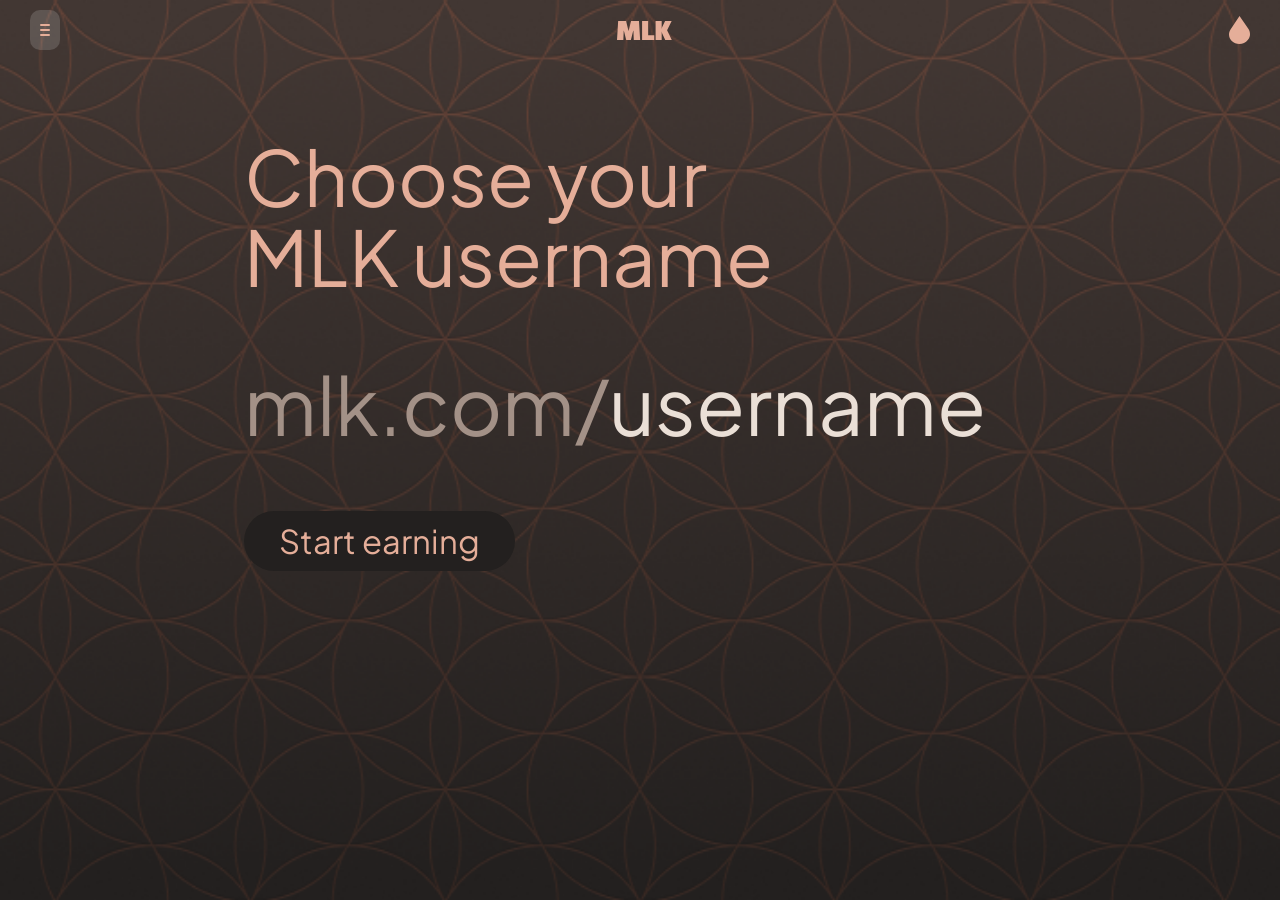
<file: registration.html>
<!doctype html>
<html lang="en">

<head>
    <meta charset="UTF-8" />
    <meta name="viewport" content="width=device-width, initial-scale=1.0" />
    <link rel="stylesheet" href="css/globals.css" />
    <link rel="stylesheet" href="css/sidebar-layout.css" />
    <link rel="stylesheet" href="css/help-modal.css" />
    <link rel="stylesheet" href="css/registration.css" />
    <link rel="icon" type="image/png" href="./images/droplet.png" />
    <title>Registration</title>
</head>

<body class="generic-body">
    <main class="small-canvas ui-scrollbar_hidden" data-sidebar-layout="compact">
        <header class="small-canvas__header">
            <button
                class="generic-button-reset small-canvas__header-menu-button layout-nav-toggle layout-nav-toggle_always"
                data-sidebar-toggle type="button" aria-label="Toggle navigation menu" aria-expanded="false">
                <div class="small-canvas__header-menu-button-line layout-nav-toggle__line"></div>
                <div class="small-canvas__header-menu-button-line layout-nav-toggle__line"></div>
                <div class="small-canvas__header-menu-button-line layout-nav-toggle__line"></div>
            </button>
            <img src="./images/mlk.svg" alt="MLK" class="small-canvas__header-logo" />

            <button class="generic-button-reset" type="button" aria-label="Profile indicator">
                <img class="small-canvas__header-droplet-icon" src="images/header-droplet.svg" alt="Droplet" />
            </button>
        </header>

        <aside id="primary-sidebar" class="page__sidebar" data-sidebar-panel aria-label="Sidebar navigation">
            <nav class="navigation" aria-label="Main sections">
                <ul class="generic-list-reset">
                    <li class="navigation__item navigation__item_group_1">
                        <a class="navigation__link" href="chat.html">chat</a>
                    </li>
                    <li class="navigation__item navigation__item_group_1">
                        <a class="navigation__link" href="todo.html">to-do</a>
                    </li>
                    <li class="navigation__item navigation__item_group_1">
                        <a class="navigation__link" href="lots.html">lots</a>
                    </li>
                    <li class="navigation__item navigation__item_group_1">
                        <a class="navigation__link" href="store.html">store</a>
                    </li>
                    <li class="navigation__item navigation__item_group_1">
                        <a class="navigation__link" href="vault.html">vault</a>
                    </li>
                    <li class="navigation__item navigation__item_group_1">
                        <a class="navigation__link" href="money.html">money</a>
                    </li>

                    <div class="navigation__divider"></div>

                    <li class="navigation__item navigation__item_group_2">
                        <a class="navigation__link" href="feed.html">feed</a>
                    </li>
                    <li class="navigation__item navigation__item_group_2">
                        <a class="navigation__link" href="trophies.html">trophies</a>
                    </li>
                    <li class="navigation__item navigation__item_group_2">
                        <a class="navigation__link" href="settings.html">settings</a>
                    </li>
                    <li class="navigation__item navigation__item_group_2">
                        <button class="navigation__link navigation__help-trigger generic-button-reset"
                            type="button">help</button>
                    </li>
                </ul>
            </nav>
        </aside>

        <div class="registration__body">
            <h1 class="registration__title">
                Choose your <br> MLK u﻿sername
            </h1>

            <label class="registration__field" for="registration-username">
                <span class="registration__field-label">mlk.com/</span>
                <input id="registration-username" class="registration__input generic-input-reset" type="text"
                    name="username" autocomplete="username" required placeholder="username" maxlength="30"
                    pattern="[a-zA-Z0-9._\-]+" />
            </label>

            <button class="registration__submit generic-button-reset" type="submit">
                Start earning
            </button>
        </div>
    </main>
    <script src="scripts/help-modal.js" defer></script>
    <script src="scripts/sidebar-layout.js" defer></script>
</body>

</html>
</file>
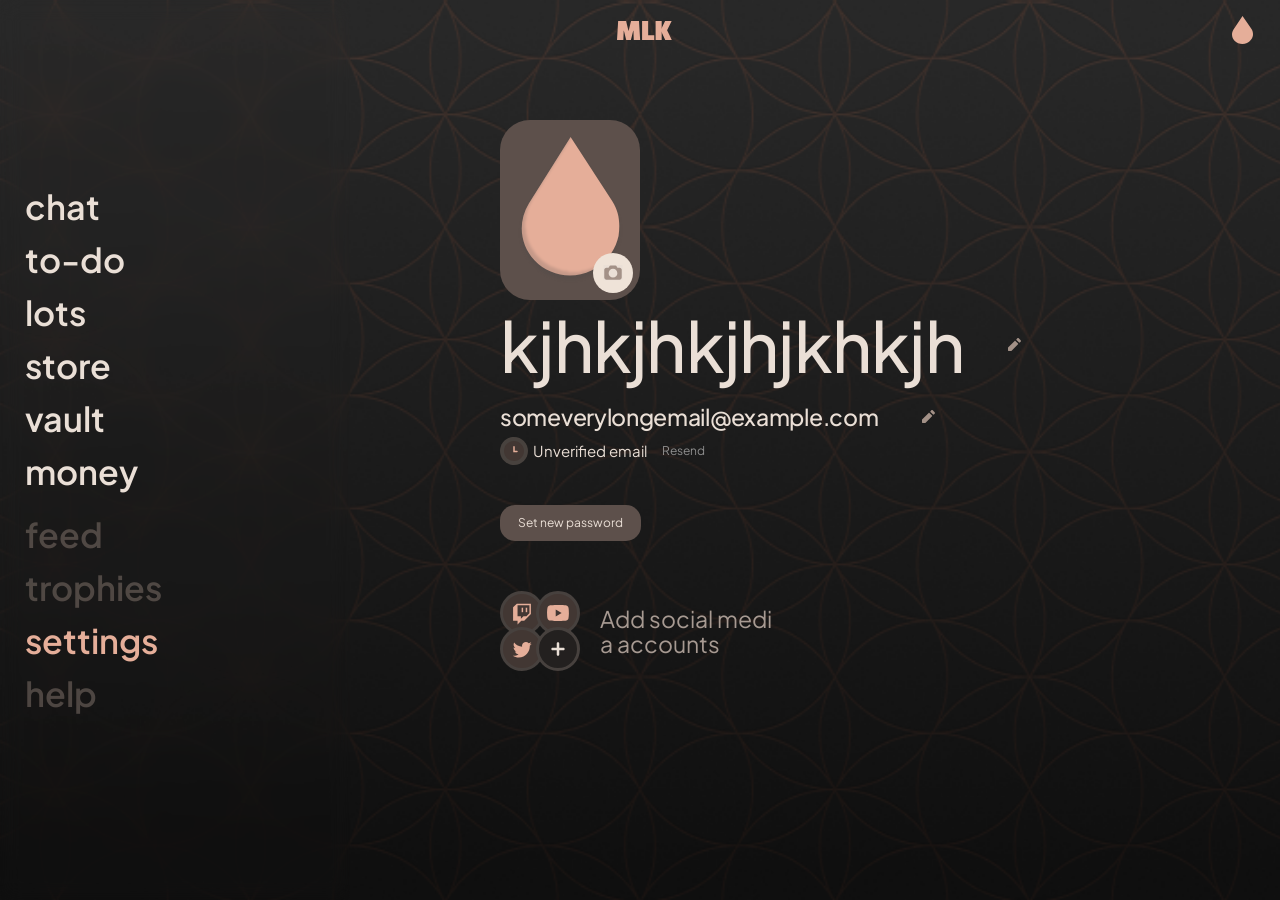
<file: settings.html>
<!doctype html>
<html lang="en">

<head>
    <meta charset="UTF-8" />
    <meta name="viewport" content="width=device-width, initial-scale=1.0" />
    <link rel="stylesheet" href="css/globals.css" />
    <link rel="stylesheet" href="css/sidebar-layout.css" />
    <link rel="stylesheet" href="css/help-modal.css" />
    <link rel="stylesheet" href="css/settings.css" />
    <link rel="icon" type="image/png" href="./images/droplet.png" />
    <title>Settings</title>
</head>

<body class="generic-body">
    <main class="generic-canvas dark-canvas">
        <header class="page__header">
            <button class="generic-button-reset layout-nav-toggle layout-nav-toggle_responsive" data-sidebar-toggle
                type="button" aria-label="Toggle navigation menu" aria-expanded="false">
                <span class="layout-nav-toggle__line"></span>
                <span class="layout-nav-toggle__line"></span>
                <span class="layout-nav-toggle__line"></span>
            </button>
            <img src="./images/mlk.svg" alt="MLK" class="page__logo" />

            <button class="generic-button-reset" type="button" aria-label="Profile indicator">
                <img class="page__droplet-icon" src="images/header-droplet.svg" alt="Droplet" />
            </button>
        </header>

        <section class="page" data-sidebar-layout="responsive" aria-label="Settings page">
            <aside id="primary-sidebar" class="page__sidebar" data-sidebar-panel aria-label="Sidebar navigation">
                <nav class="navigation" aria-label="Main sections">
                    <ul class="generic-list-reset">
                        <li class="navigation__item navigation__item_group_1">
                            <a class="navigation__link" href="chat.html">chat</a>
                        </li>
                        <li class="navigation__item navigation__item_group_1">
                            <a class="navigation__link" href="todo.html">to-do</a>
                        </li>
                        <li class="navigation__item navigation__item_group_1">
                            <a class="navigation__link" href="lots.html">lots</a>
                        </li>
                        <li class="navigation__item navigation__item_group_1">
                            <a class="navigation__link" href="store.html">store</a>
                        </li>
                        <li class="navigation__item navigation__item_group_1">
                            <a class="navigation__link" href="vault.html">vault</a>
                        </li>
                        <li class="navigation__item navigation__item_group_1">
                            <a class="navigation__link" href="money.html">money</a>
                        </li>

                        <div class="navigation__divider"></div>

                        <li class="navigation__item navigation__item_group_2">
                            <a class="navigation__link" href="feed.html">feed</a>
                        </li>
                        <li class="navigation__item navigation__item_group_2">
                            <a class="navigation__link" href="trophies.html">trophies</a>
                        </li>
                        <li class="navigation__item navigation__item_group_2">
                            <a class="navigation__link navigation__link_state_active" href="settings.html">settings</a>
                        </li>
                        <li class="navigation__item navigation__item_group_2">
                            <button class="navigation__link navigation__help-trigger generic-button-reset"
                                type="button">help</button>
                        </li>
                    </ul>
                </nav>
            </aside>

            <section class="page__workspace" aria-label="Settings workspace">
                <div class="page__content settings-page__content ui-scrollbar_hidden">
                    <input type="file" class="settings-page__image-input" id="settings-page-image-input">
                    <label class="settings-page__image-figure" for="settings-page-image-input">
                        <img class="settings-page__image-img" src="images/droplet-big.svg" alt="Settings" />
                        <div class="settings-page__image-figcaption">
                            <img src="images/camera.svg" alt="Camera" class="settings-page__image-figcaption-icon" />
                        </div>
                    </label>
                    <div class="settings-page__text-line">
                        <h1 class="settings-page__text">kjhkjhkjhjkhkjh</h1>
                        <div class="settings-page__pencil-button">
                            <img src="images/pencil.svg" alt="Pencil" class="settings-page__pencil-icon">
                        </div>
                    </div>
                    <div class="settings-page__text-line">
                        <h1 class="settings-page__email type-23-500-primary">
                            someverylongemail@example.com</h1>
                        <div class="settings-page__pencil-button">
                            <img src="images/pencil.svg" alt="Pencil" class="settings-page__pencil-icon">
                        </div>
                    </div>
                    <div class="settings-page__resend-line">
                        <img src="images/clock.svg" alt="Clock" class="settings-page__resend-icon">
                        <p class="settings-page__resend-info type-15-primary">Unverified email</p>
                        <button class="generic-button-reset settings-page__resend-button type-12-muted"
                            type="button">Resend</button>
                    </div>
                    <button class="settings-page__set-password-btn generic-button-reset type-12-primary" type="button">
                        Set new password
                    </button>
                    <div class="settings-page__social-line">
                        <img src="images/social-group.svg" alt="Social" class="settings-page__social-icon">
                        <p class="settings-page__social-info type-23-secondary">Add social media
                            accounts</p>
                    </div>
                </div>
            </section>
        </section>

    </main>
    <script src="scripts/help-modal.js" defer></script>
    <script src="scripts/sidebar-layout.js" defer></script>
</body>

</html>
</file>
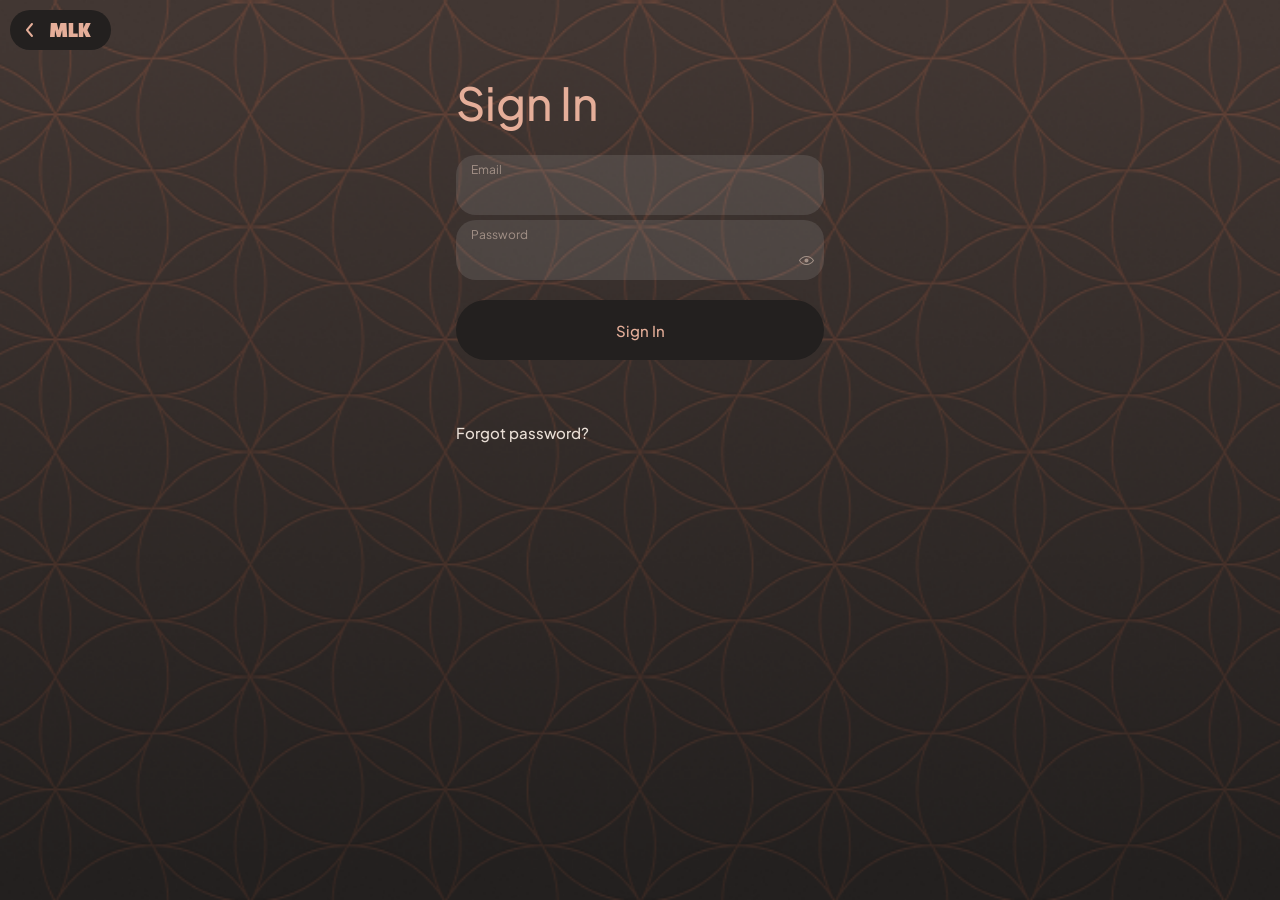
<file: sign-in.html>
<!doctype html>
<html lang="en">

<head>
    <meta charset="UTF-8" />
    <meta name="viewport" content="width=device-width, initial-scale=1.0" />
    <link rel="stylesheet" href="css/globals.css" />
    <link rel="stylesheet" href="css/sign-in.css" />
    <link rel="icon" type="image/png" href="./images/droplet.png" />
    <title>Sign In</title>
</head>

<body class="generic-body">
    <main class="generic-canvas signin-page ui-scrollbar_hidden" aria-label="Sign in page">
        <section class="signin-page__surface">
            <header class="signin-page__header">
                <a class="signin-page__brand-pill" href="index.html" aria-label="Back to main pages">
                    <img src="images/angle.svg" alt="Arrow" class="signin-page__brand-angle">
                    <img src="images/mlk.svg" alt="MLK" class="signin-page__brand-icon">
                </a>
            </header>

            <form class="signin-form" action="#" method="post" novalidate>
                <h1 class="signin-form__title type-68-500-primary">Sign In</h1>

                <label class="signin-form__field ui-panel ui-panel_tone_glass" for="signin-email">
                    <span class="signin-form__field-label">Email</span>
                    <input id="signin-email" class="signin-form__input generic-input-reset" type="email" name="email"
                        autocomplete="email" required maxlength="254" />
                </label>

                <label class="signin-form__field ui-panel ui-panel_tone_glass" for="signin-password">
                    <span class="signin-form__field-label">Password</span>
                    <span class="signin-form__password-row">
                        <input id="signin-password" class="signin-form__input generic-input-reset" type="password"
                            name="password" autocomplete="current-password" required maxlength="128" />
                        <button id="signin-password-toggle" class="signin-form__password-toggle generic-button-reset"
                            type="button" aria-label="Show password" aria-pressed="false">
                        </button>
                    </span>
                </label>

                <button class="signin-form__submit generic-button-reset" type="submit">
                    Sign In
                </button>

                <a class="signin-form__forgot" href="#">Forgot password?</a>
            </form>
        </section>

    </main>
    <script src="scripts/signin-password-toggle.js"></script>
</body>

</html>
</file>
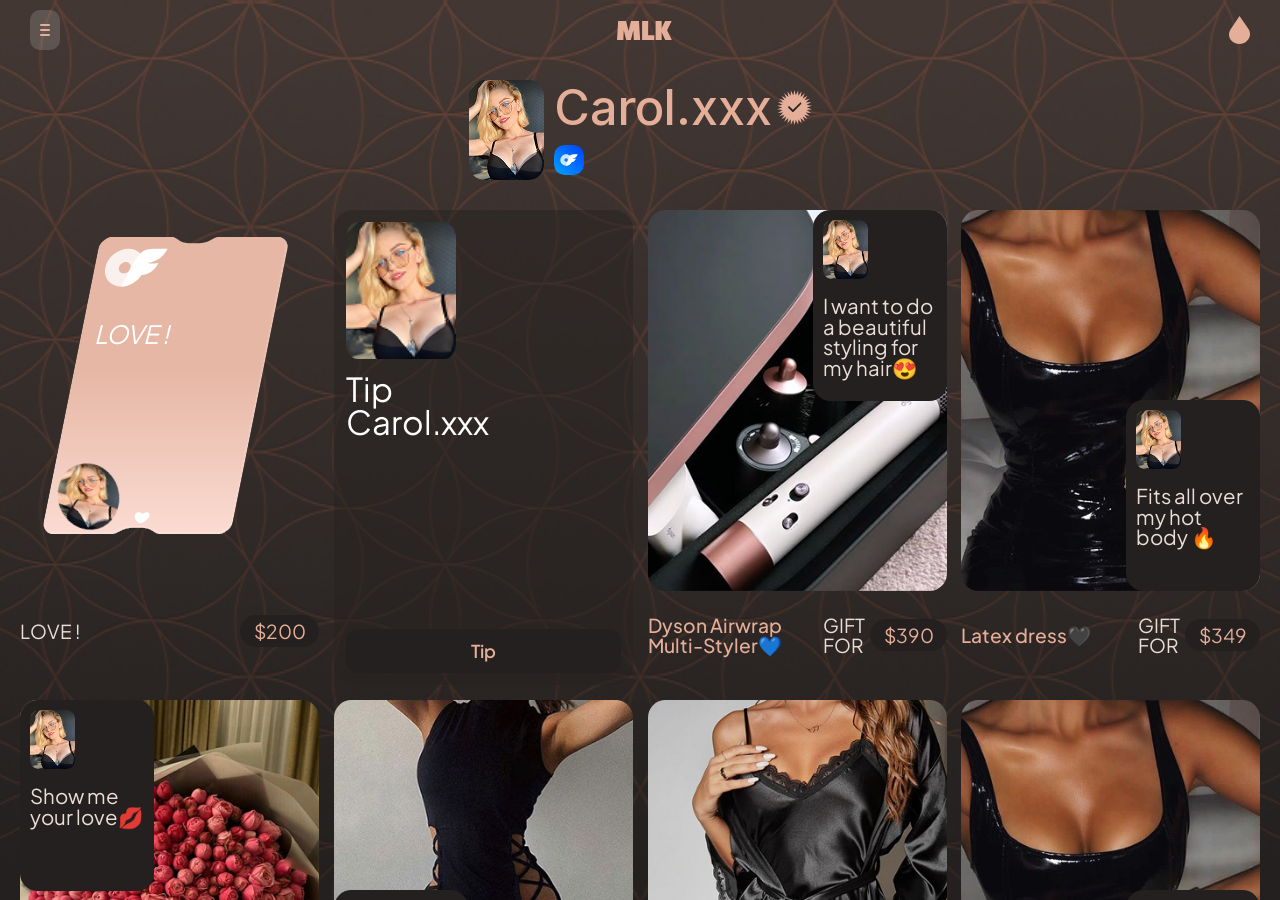
<file: store.html>
<!doctype html>
<html lang="en">

<head>
    <meta charset="UTF-8" />
    <meta name="viewport" content="width=device-width, initial-scale=1.0" />
    <link rel="stylesheet" href="css/globals.css" />
    <link rel="stylesheet" href="css/sidebar-layout.css" />
    <link rel="stylesheet" href="css/help-modal.css" />
    <link rel="stylesheet" href="css/footer.css" />
    <link rel="stylesheet" href="css/store.css" />
    <link rel="icon" type="image/png" href="./images/droplet.png" />
    <script src="scripts/sidebar-layout.js" defer></script>
    <script src="scripts/help-modal.js" defer></script>
    <script src="scripts/model.js" defer></script>
    <title>Store</title>
</head>

<body class="generic-body">
    <main class="small-canvas ui-scrollbar_hidden" data-sidebar-layout="compact">
        <header class="small-canvas__header trophies__header">
            <button
                class="generic-button-reset small-canvas__header-menu-button layout-nav-toggle layout-nav-toggle_always"
                data-sidebar-toggle type="button" aria-label="Toggle navigation menu" aria-expanded="false">
                <div class="small-canvas__header-menu-button-line layout-nav-toggle__line"></div>
                <div class="small-canvas__header-menu-button-line layout-nav-toggle__line"></div>
                <div class="small-canvas__header-menu-button-line layout-nav-toggle__line"></div>
            </button>
            <img src="./images/mlk.svg" alt="MLK" class="small-canvas__header-logo" />

            <button class="generic-button-reset" type="button" aria-label="Profile indicator">
                <img class="small-canvas__header-droplet-icon" src="images/header-droplet.svg" alt="Droplet" />
            </button>
        </header>

        <aside id="primary-sidebar" class="page__sidebar" data-sidebar-panel aria-label="Sidebar navigation">
            <nav class="navigation" aria-label="Main sections">
                <ul class="generic-list-reset">
                    <li class="navigation__item navigation__item_group_1">
                        <a class="navigation__link" href="chat.html">chat</a>
                    </li>
                    <li class="navigation__item navigation__item_group_1">
                        <a class="navigation__link" href="todo.html">to-do</a>
                    </li>
                    <li class="navigation__item navigation__item_group_1">
                        <a class="navigation__link" href="lots.html">lots</a>
                    </li>
                    <li class="navigation__item navigation__item_group_1">
                        <a class="navigation__link navigation__link_state_active" href="store.html">store</a>
                    </li>
                    <li class="navigation__item navigation__item_group_1">
                        <a class="navigation__link" href="vault.html">vault</a>
                    </li>
                    <li class="navigation__item navigation__item_group_1">
                        <a class="navigation__link" href="money.html">money</a>
                    </li>

                    <div class="navigation__divider"></div>

                    <li class="navigation__item navigation__item_group_2">
                        <a class="navigation__link" href="feed.html">feed</a>
                    </li>
                    <li class="navigation__item navigation__item_group_2">
                        <a class="navigation__link" href="trophies.html">trophies</a>
                    </li>
                    <li class="navigation__item navigation__item_group_2">
                        <a class="navigation__link" href="settings.html">settings</a>
                    </li>
                    <li class="navigation__item navigation__item_group_2">
                        <button class="navigation__link navigation__help-trigger generic-button-reset"
                            type="button">help</button>
                    </li>
                </ul>
            </nav>
        </aside>

        <div class="model__body">
            <div class="model__body-primary-info">
                <img src="images/girl.png" alt="Girl" class="model__body-primary-img">
                <div class="model__body-primary-box">
                    <h1 class="model__body-primary-name">
                        Carol.xxx
                        <img src="images/verified.svg" alt="Verified" class="model__body-primary-name-verified-icon">
                    </h1>
                    <img src="images/of-icon.svg" alt="OF" class="model__body-primary-fans-icon">
                </div>
            </div>

            <div class="model__body-list">
                <div class="model__body-list-item model__body-list-item-card">
                    <div class="model__body-list-item-card-image-block">
                        <img src="images/of-rotated-icon.svg" alt="Of" class="model__body-list-item-card-of-icon">
                        <h2 class="model__body-list-item-card-love">LOVE !</h2>
                        <img src="images/girl.png" alt="Girl" class="model__body-list-item-card-girl-img">
                        <img src="images/heart-rotated.svg" alt="Heart" class="model__body-list-item-card-heart-icon">
                    </div>
                    <div class="model__body-list-item-box">
                        <h2 class="model__body-list-item-card-name">LOVE !</h2>
                        <p class="model__body-list-item-amount">$200</p>
                    </div>
                </div>
                <div class="model__body-list-item model__body-list-item-tip">
                    <div>
                        <p class="model__body-list-item-tip-name">Tip Carol.xxx</p>
                        <div class="model__body-list-item-tip-textarea-wrapper">
                            <textarea class="model__body-list-item-tip-textarea"
                                placeholder="Say something..."></textarea>
                            <span class="model__body-list-item-tip-textarea-length">0/120</span>
                        </div>
                    </div>
                    <div class="model__body-list-item-tip-footer">
                        <div class="model__body-list-item-tip-sum-box">
                            <div>
                                <p class="model__body-list-item-tip-sum-name">Sum</p>
                                <p class="model__body-list-item-tip-sum-amount">$99</p>
                            </div>
                            <button class="generic-button-reset model__body-list-item-tip-plus-button"
                                type="button">+</button>
                        </div>
                        <button class="generic-button-reset model__body-list-item-tip-button" type="button">Tip</button>
                    </div>
                </div>

                <div class="model__body-list-item model__body-list-item-tip-start">
                    <div>
                        <img src="images/girl.png" alt="Girl" class="model__body-list-item-tip-start-img">
                        <p class="model__body-list-item-tip-start-text">
                            Tip <br> Carol.xxx
                        </p>
                    </div>
                    <button class="generic-button-reset model__body-list-item-tip-start-button"
                        type="button">Tip</button>
                </div>

                <div class="model__body-list-item">
                    <figure class="model__body-list-item-figure">
                        <img src="images/dyson.png" alt="Dyson" class="model__body-list-item-img">
                        <figcaption class="model__body-list-item-caption model__body-list-item-caption-top-right">
                            <img src="images/girl.png" alt="Dyson" class="model__body-list-item-caption-img">
                            <p class="model__body-list-item-caption-text">
                                I want to do a beautiful styling for my hair😍
                            </p>
                        </figcaption>
                    </figure>
                    <div class="model__body-list-item-box">
                        <h2 class="model__body-list-item-name">Dyson Airwrap Multi-Styler💙</h2>
                        <p class="model__body-list-item-gift">GIFT <br> FOR</p>
                        <p class="model__body-list-item-amount">$390</p>
                    </div>
                </div>
                <div class="model__body-list-item">
                    <figure class="model__body-list-item-figure">
                        <img src="images/dress.png" alt="Dress" class="model__body-list-item-img">
                        <figcaption class="model__body-list-item-caption model__body-list-item-caption-bottom-right">
                            <img src="images/girl.png" alt="Dress" class="model__body-list-item-caption-img">
                            <p class="model__body-list-item-caption-text">
                                Fits all over my hot body 🔥
                            </p>
                        </figcaption>
                    </figure>
                    <div class="model__body-list-item-box">
                        <h2 class="model__body-list-item-name">Latex dress🖤</h2>
                        <p class="model__body-list-item-gift">GIFT <br> FOR</p>
                        <p class="model__body-list-item-amount">$349</p>
                    </div>
                </div>
                <div class="model__body-list-item">
                    <figure class="model__body-list-item-figure">
                        <img src="images/flowers.png" alt="Flowers" class="model__body-list-item-img">
                        <figcaption class="model__body-list-item-caption model__body-list-item-caption-top-left">
                            <img src="images/girl.png" alt="Flowers" class="model__body-list-item-caption-img">
                            <p class="model__body-list-item-caption-text">
                                Show me your love💋
                            </p>
                        </figcaption>
                    </figure>
                    <div class="model__body-list-item-box">
                        <h2 class="model__body-list-item-name">101 roses for your beloved Carol🌹💓</h2>
                        <p class="model__body-list-item-gift">GIFT <br> FOR</p>
                        <p class="model__body-list-item-amount">$150</p>
                    </div>
                </div>
                <div class="model__body-list-item">
                    <figure class="model__body-list-item-figure">
                        <img src="images/no-dress.png" alt="No Dress" class="model__body-list-item-img">
                        <figcaption class="model__body-list-item-caption model__body-list-item-caption-bottom-left">
                            <img src="images/girl.png" alt="No Dress" class="model__body-list-item-caption-img">
                            <p class="model__body-list-item-caption-text">
                                Without panties, you know 😈
                            </p>
                        </figcaption>
                    </figure>
                    <div class="model__body-list-item-box">
                        <h2 class="model__body-list-item-name">Bandage Long Dress🖤</h2>
                        <p class="model__body-list-item-gift">GIFT <br> FOR</p>
                        <p class="model__body-list-item-amount">$155</p>
                    </div>
                </div>
                <div class="model__body-list-item">
                    <figure class="model__body-list-item-figure">
                        <img src="images/night-dress.png" alt="Night Dress" class="model__body-list-item-img">
                    </figure>
                    <div class="model__body-list-item-box">
                        <h2 class="model__body-list-item-name">sexe girl💕</h2>
                        <p class="model__body-list-item-gift">GIFT <br> FOR</p>
                        <p class="model__body-list-item-amount">$150</p>
                    </div>
                </div>
                <div class="model__body-list-item">
                    <figure class="model__body-list-item-figure">
                        <img src="images/dress.png" alt="Dress" class="model__body-list-item-img">
                        <figcaption class="model__body-list-item-caption model__body-list-item-caption-bottom-right">
                            <img src="images/girl.png" alt="Dress" class="model__body-list-item-caption-img">
                            <p class="model__body-list-item-caption-text">
                                Fits all over my hot body 🔥
                            </p>
                        </figcaption>
                    </figure>
                    <div class="model__body-list-item-box">
                        <h2 class="model__body-list-item-name">Latex dress🖤</h2>
                        <p class="model__body-list-item-gift">GIFT <br> FOR</p>
                        <p class="model__body-list-item-amount">$349</p>
                    </div>
                </div>

                <div class="model__body-list-item model__body-list-item-ask">
                    <div>
                        <img src="images/girl.png" alt="Girl" class="model__body-list-item-ask-img">
                        <p class="model__body-list-item-ask-text">
                            Ask me <br>
                            <span class="model__body-list-item-ask-text-span">anything</span>
                        </p>
                    </div>
                    <button class="generic-button-reset model__body-list-item-ask-button" type="button">Ask</button>
                </div>
            </div>
        </div>
        <footer class="footer">
            <div class="footer__copy-wrapper">
                <p class="footer__copy type-12-primary">
                    Built for content creators and their fans around the world by PARA &copy;
                </p>
            </div>
            <div class="footer__social">
                <a href="#" target="_blank" rel="noopener noreferrer" class="footer__social-link">
                    <img src="images/x.svg" alt="X" class="footer__social-icon">
                </a>
                <a href="#" target="_blank" rel="noopener noreferrer" class="footer__social-link">
                    <img src="images/tiktok.svg" alt="TikTok" class="footer__social-icon">
                </a>
                <a href="#" target="_blank" rel="noopener noreferrer" class="footer__social-link">
                    <img src="images/instagram.svg" alt="Instagram" class="footer__social-icon">
                </a>
            </div>
            <div class="footer__payments">
                <div class="footer__payments-icon-block">
                    <img src="images/lock.svg" alt="Lock" class="footer__payments-lock">
                    <p class="footer__payments-text type-12-primary">
                        Secure payments
                    </p>
                </div>
                <div class="footer__payments-block">
                    <img src="images/visa_card.svg" alt="Visa Card" class="footer__payments-method">
                    <img src="images/master_card.svg" alt="Master Card" class="footer__payments-method">
                    <img src="images/amercan_express.svg" alt="American Express" class="footer__payments-method">
                    <img src="images/union_pay.svg" alt="Union Pay" class="footer__payments-method">
                </div>
            </div>
            <ul class="footer__menu generic-list-reset">
                <li class="footer__menu-item">
                    <a href="#" class="footer__menu-link type-12">Privacy
                        Policy</a>
                </li>
                <li class="footer__menu-item">
                    <a href="#" class="footer__menu-link type-12">Terms of
                        Service</a>
                </li>
                <li class="footer__menu-item">
                    <a href="#" class="footer__menu-link type-12">Support</a>
                </li>
            </ul>
        </footer>
    </main>
</body>

</html>
</file>
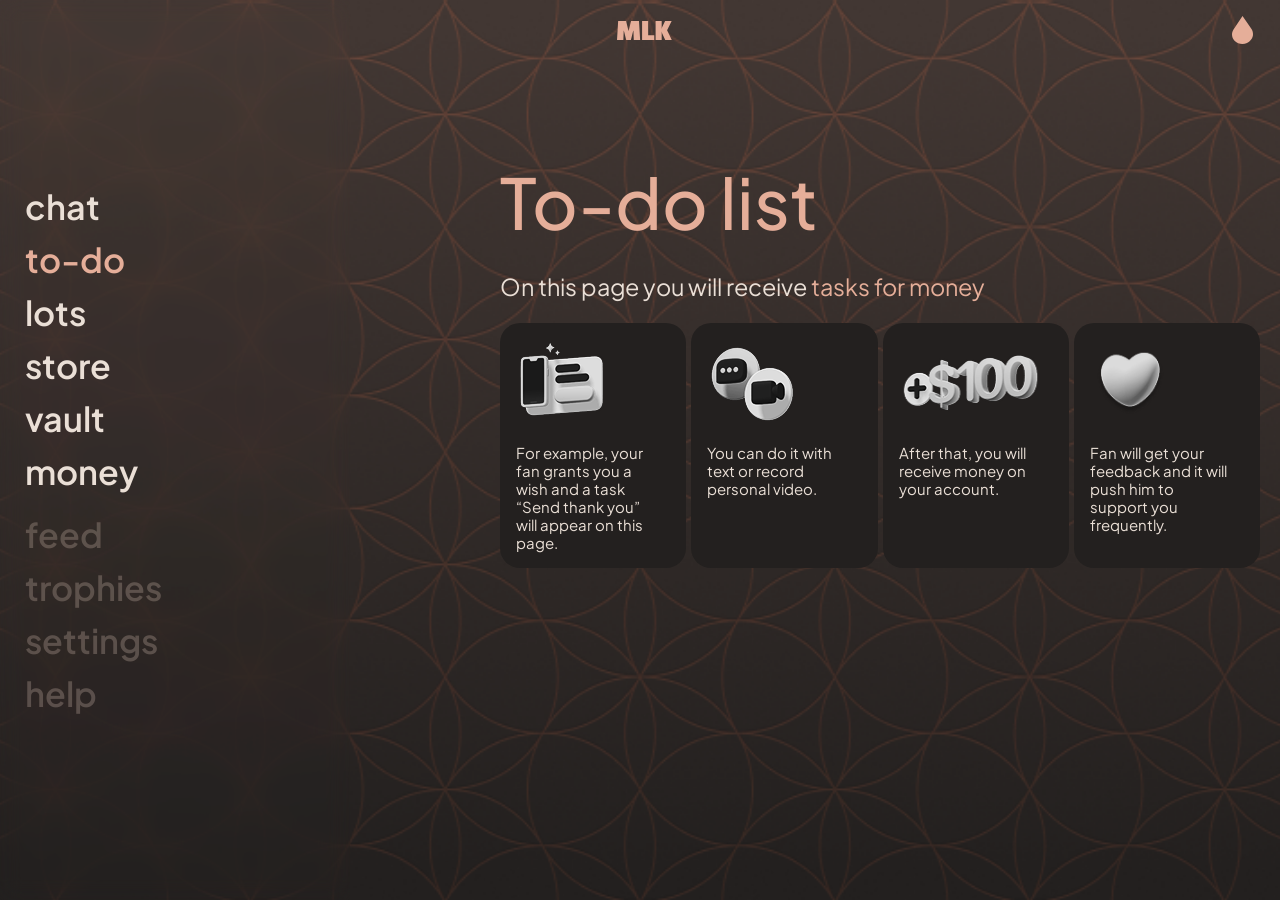
<file: todo.html>
<!doctype html>
<html lang="en">

<head>
    <meta charset="UTF-8" />
    <meta name="viewport" content="width=device-width, initial-scale=1.0" />
    <link rel="stylesheet" href="css/globals.css" />
    <link rel="stylesheet" href="css/sidebar-layout.css" />
    <link rel="stylesheet" href="css/help-modal.css" />
    <link rel="stylesheet" href="css/todo.css" />
    <link rel="icon" type="image/png" href="./images/droplet.png" />
    <title>To-Do</title>
</head>

<body class="generic-body">
    <main class="generic-canvas">
        <header class="page__header">
            <button class="generic-button-reset layout-nav-toggle layout-nav-toggle_responsive" data-sidebar-toggle
                type="button" aria-label="Toggle navigation menu" aria-expanded="false">
                <span class="layout-nav-toggle__line"></span>
                <span class="layout-nav-toggle__line"></span>
                <span class="layout-nav-toggle__line"></span>
            </button>
            <img src="./images/mlk.svg" alt="MLK" class="page__logo" />

            <button class="generic-button-reset" type="button" aria-label="Profile indicator">
                <img class="page__droplet-icon" src="images/header-droplet.svg" alt="Droplet" />
            </button>
        </header>

        <section class="page" data-sidebar-layout="responsive" aria-label="To-Do page">
            <aside id="primary-sidebar" class="page__sidebar" data-sidebar-panel aria-label="Sidebar navigation">
                <nav class="navigation" aria-label="Main sections">
                    <ul class="generic-list-reset">
                        <li class="navigation__item navigation__item_group_1">
                            <a class="navigation__link" href="chat.html">chat</a>
                        </li>
                        <li class="navigation__item navigation__item_group_1">
                            <a class="navigation__link navigation__link_state_active" href="todo.html">to-do</a>
                        </li>
                        <li class="navigation__item navigation__item_group_1">
                            <a class="navigation__link" href="lots.html">lots</a>
                        </li>
                        <li class="navigation__item navigation__item_group_1">
                            <a class="navigation__link" href="store.html">store</a>
                        </li>
                        <li class="navigation__item navigation__item_group_1">
                            <a class="navigation__link" href="vault.html">vault</a>
                        </li>
                        <li class="navigation__item navigation__item_group_1">
                            <a class="navigation__link" href="money.html">money</a>
                        </li>

                        <div class="navigation__divider"></div>

                        <li class="navigation__item navigation__item_group_2">
                            <a class="navigation__link" href="feed.html">feed</a>
                        </li>
                        <li class="navigation__item navigation__item_group_2">
                            <a class="navigation__link" href="trophies.html">trophies</a>
                        </li>
                        <li class="navigation__item navigation__item_group_2">
                            <a class="navigation__link" href="settings.html">settings</a>
                        </li>
                        <li class="navigation__item navigation__item_group_2">
                            <button class="navigation__link navigation__help-trigger generic-button-reset"
                                type="button">help</button>
                        </li>
                    </ul>
                </nav>
            </aside>

            <section class="page__workspace" aria-label="To-Do workspace">
                <div class="page__content todo-page__content">

                    <h1 class="todo-page__title type-70-500">To-do list
                    </h1>
                    <p class="todo-page__description">
                        On this page you will receive <span class="todo-page__description_accent_true">tasks for
                            money</span>
                    </p>
                    <ul class="todo-page__list generic-list-reset">
                        <li class="todo-page__list-item ui-panel ui-panel_tone_glass">
                            <img src="./images/to-do-1.png" alt="" class="todo-page__list-item-icon" />
                            <p class="todo-page__list-item-text type-15-primary">
                                For example, your fan grants you a wish and a task “Send thank you” will appear on
                                this page.
                            </p>
                        </li>
                        <li class="todo-page__list-item ui-panel ui-panel_tone_glass">
                            <img src="./images/to-do-2.png" alt="" class="todo-page__list-item-icon" />
                            <p class="todo-page__list-item-text type-15-primary">
                                You can do it with text or record personal video.
                            </p>
                        </li>
                        <li class="todo-page__list-item ui-panel ui-panel_tone_glass">
                            <img src="./images/to-do-3.png" alt="" class="todo-page__list-item-icon" />
                            <p class="todo-page__list-item-text type-15-primary">
                                After that, you will receive money on your account.
                            </p>
                        </li>
                        <li class="todo-page__list-item ui-panel ui-panel_tone_glass">
                            <img src="./images/to-do-4.png" alt="" class="todo-page__list-item-icon" />
                            <p class="todo-page__list-item-text type-15-primary">
                                Fan will get your feedback and it will push him to support you frequently.
                            </p>
                        </li>
                    </ul>

                </div>
            </section>
        </section>
    </main>
    <script src="scripts/help-modal.js" defer></script>
    <script src="scripts/sidebar-layout.js" defer></script>
</body>

</html>
</file>
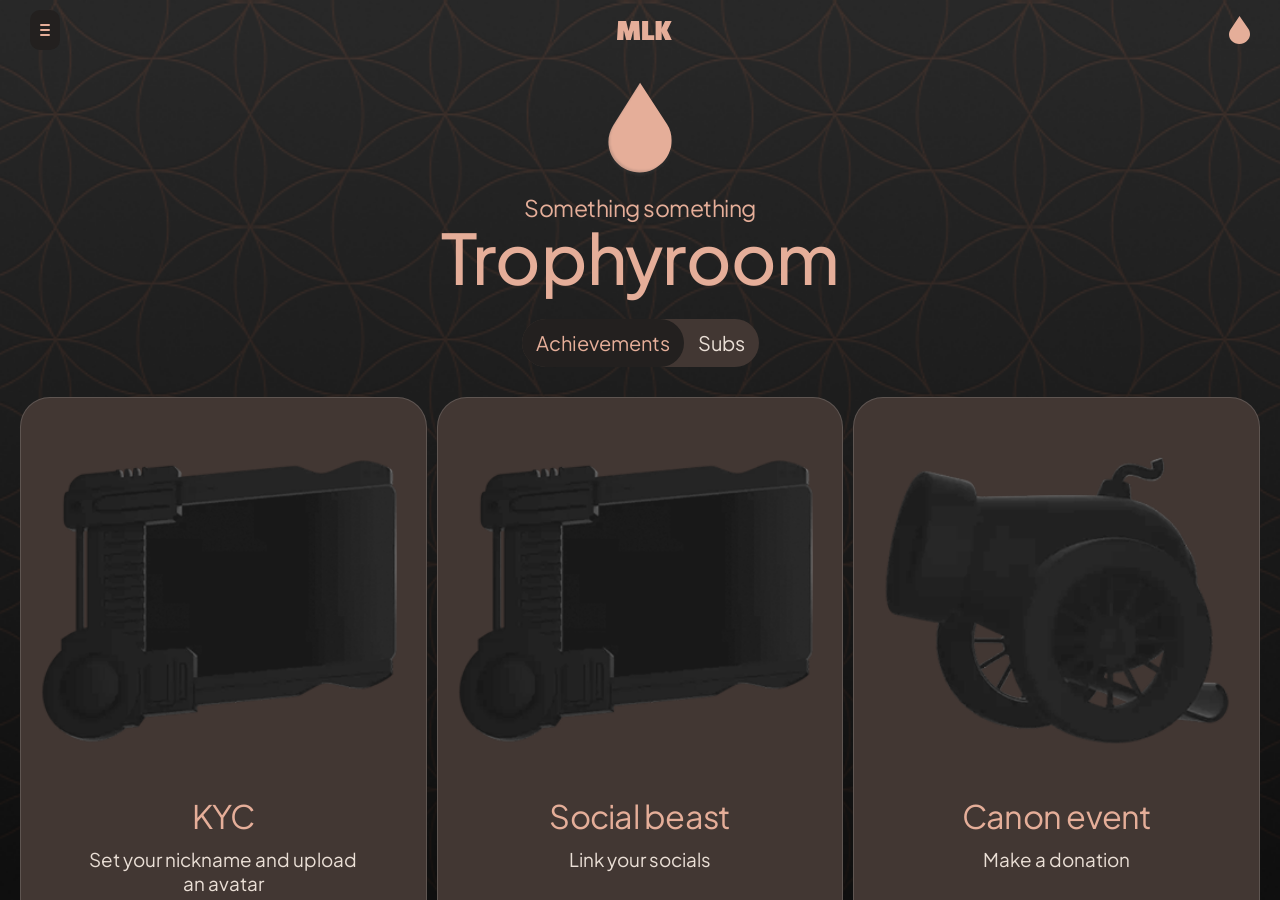
<file: trophies.html>
<!doctype html>
<html lang="en">

<head>
    <meta charset="UTF-8" />
    <meta name="viewport" content="width=device-width, initial-scale=1.0" />
    <link rel="stylesheet" href="css/globals.css" />
    <link rel="stylesheet" href="css/sidebar-layout.css" />
    <link rel="stylesheet" href="css/help-modal.css" />
    <link rel="stylesheet" href="css/footer.css" />
    <link rel="stylesheet" href="css/trophies.css" />
    <link rel="icon" type="image/png" href="./images/droplet.png" />
    <title>Trophies</title>
</head>

<body class="generic-body">
    <main class="small-canvas dark-canvas ui-scrollbar_hidden" data-sidebar-layout="compact">
        <header class="small-canvas__header trophies__header">
            <button
                class="generic-button-reset small-canvas__header-menu-button layout-nav-toggle layout-nav-toggle_always"
                data-sidebar-toggle type="button" aria-label="Toggle navigation menu" aria-expanded="false">
                <div class="small-canvas__header-menu-button-line layout-nav-toggle__line"></div>
                <div class="small-canvas__header-menu-button-line layout-nav-toggle__line"></div>
                <div class="small-canvas__header-menu-button-line layout-nav-toggle__line"></div>
            </button>
            <img src="./images/mlk.svg" alt="MLK" class="small-canvas__header-logo" />

            <button class="generic-button-reset" type="button" aria-label="Profile indicator">
                <img class="small-canvas__header-droplet-icon" src="images/header-droplet.svg" alt="Droplet" />
            </button>
        </header>

        <aside id="primary-sidebar" class="page__sidebar" data-sidebar-panel aria-label="Sidebar navigation">
            <nav class="navigation" aria-label="Main sections">
                <ul class="generic-list-reset">
                    <li class="navigation__item navigation__item_group_1">
                        <a class="navigation__link" href="chat.html">chat</a>
                    </li>
                    <li class="navigation__item navigation__item_group_1">
                        <a class="navigation__link" href="todo.html">to-do</a>
                    </li>
                    <li class="navigation__item navigation__item_group_1">
                        <a class="navigation__link" href="lots.html">lots</a>
                    </li>
                    <li class="navigation__item navigation__item_group_1">
                        <a class="navigation__link" href="store.html">store</a>
                    </li>
                    <li class="navigation__item navigation__item_group_1">
                        <a class="navigation__link" href="vault.html">vault</a>
                    </li>
                    <li class="navigation__item navigation__item_group_1">
                        <a class="navigation__link" href="money.html">money</a>
                    </li>

                    <div class="navigation__divider"></div>

                    <li class="navigation__item navigation__item_group_2">
                        <a class="navigation__link" href="feed.html">feed</a>
                    </li>
                    <li class="navigation__item navigation__item_group_2">
                        <a class="navigation__link navigation__link_state_active" href="trophies.html">trophies</a>
                    </li>
                    <li class="navigation__item navigation__item_group_2">
                        <a class="navigation__link" href="settings.html">settings</a>
                    </li>
                    <li class="navigation__item navigation__item_group_2">
                        <button class="navigation__link navigation__help-trigger generic-button-reset"
                            type="button">help</button>
                    </li>
                </ul>
            </nav>
        </aside>

        <div class="trophies__body">
            <img src="images/droplet-big.svg" alt="Droplet" class="trophies__body-icon">
            <p class="trophies__body-text type-23">
                Something something
            </p>
            <h3 class="trophies__body-title">
                Trophyroom
            </h3>
            <div class="trophies__tabs">
                <button class="generic-button-reset trophies__tab trophies__tab_state_active" type="button">
                    Achievements
                </button>
                <button class="generic-button-reset trophies__tab" type="button">
                    Subs
                </button>
            </div>

            <div class="trophies__trophy-list">
                <div class="trophies__trophy-item">
                    <img src="images/kyc.png" alt="KYC" class="trophies__trophy-image">
                    <p class="trophies__trophy-name">KYC</p>
                    <p class="trophies__trophy-description">
                        Set your nickname and upload an avatar
                    </p>
                </div>
                <div class="trophies__trophy-item">
                    <img src="images/kyc.png" alt="KYC" class="trophies__trophy-image">
                    <p class="trophies__trophy-name">Social beast</p>
                    <p class="trophies__trophy-description">
                        Link your socials
                    </p>
                </div>
                <div class="trophies__trophy-item">
                    <img src="images/canon_event.png" alt="Canon Event" class="trophies__trophy-image">
                    <p class="trophies__trophy-name">Canon event</p>
                    <p class="trophies__trophy-description">
                        Make a donation
                    </p>
                </div>
                <div class="trophies__trophy-item">
                    <img src="images/you_are_my_genie.png" alt="You’re my Genie" class="trophies__trophy-image">
                    <p class="trophies__trophy-name">You’re my Genie</p>
                    <p class="trophies__trophy-description">
                        Grant someone a wish
                    </p>
                </div>
                <div class="trophies__trophy-item">
                    <img src="images/subscription.png" alt="Subscription" class="trophies__trophy-image">
                    <p class="trophies__trophy-name">Subscription</p>
                    <p class="trophies__trophy-description">
                        Subscribe
                    </p>
                </div>
                <div class="trophies__trophy-item">
                    <img src="images/king_of_the_wheel.png" alt="King of the Wheel" class="trophies__trophy-image">
                    <p class="trophies__trophy-name">King of the Wheel</p>
                    <p class="trophies__trophy-description">
                        Spend over $100 on the Wheel of Fortune
                    </p>
                </div>

                <div class="trophies__trophy-item trophies__trophy-item_type_empty">
                    <p class="trophies__trophy-empty-text type-12">
                        These are not all of the available achievements. Try to find all of them anyway. Because that is
                        the
                        Greatest Achievement.
                    </p>
                </div>
            </div>
        </div>
        <footer class="footer">
            <div class="footer__copy-wrapper">
                <p class="footer__copy type-12-primary">
                    Built for content creators and their fans around the world by PARA &copy;
                </p>
            </div>
            <div class="footer__social">
                <a href="#" target="_blank" rel="noopener noreferrer" class="footer__social-link">
                    <img src="images/x.svg" alt="X" class="footer__social-icon">
                </a>
                <a href="#" target="_blank" rel="noopener noreferrer" class="footer__social-link">
                    <img src="images/tiktok.svg" alt="TikTok" class="footer__social-icon">
                </a>
                <a href="#" target="_blank" rel="noopener noreferrer" class="footer__social-link">
                    <img src="images/instagram.svg" alt="Instagram" class="footer__social-icon">
                </a>
            </div>
            <div class="footer__payments">
                <div class="footer__payments-icon-block">
                    <img src="images/lock.svg" alt="Lock" class="footer__payments-lock">
                    <p class="footer__payments-text type-12-primary">
                        Secure payments
                    </p>
                </div>
                <div class="footer__payments-block">
                    <img src="images/visa_card.svg" alt="Visa Card" class="footer__payments-method">
                    <img src="images/master_card.svg" alt="Master Card" class="footer__payments-method">
                    <img src="images/amercan_express.svg" alt="American Express" class="footer__payments-method">
                    <img src="images/union_pay.svg" alt="Union Pay" class="footer__payments-method">
                </div>
            </div>
            <ul class="footer__menu generic-list-reset">
                <li class="footer__menu-item">
                    <a href="#" class="footer__menu-link type-12">Privacy
                        Policy</a>
                </li>
                <li class="footer__menu-item">
                    <a href="#" class="footer__menu-link type-12">Terms of
                        Service</a>
                </li>
                <li class="footer__menu-item">
                    <a href="#" class="footer__menu-link type-12">Support</a>
                </li>
            </ul>
        </footer>
    </main>
    <script src="scripts/help-modal.js" defer></script>
    <script src="scripts/sidebar-layout.js" defer></script>
</body>

</html>
</file>
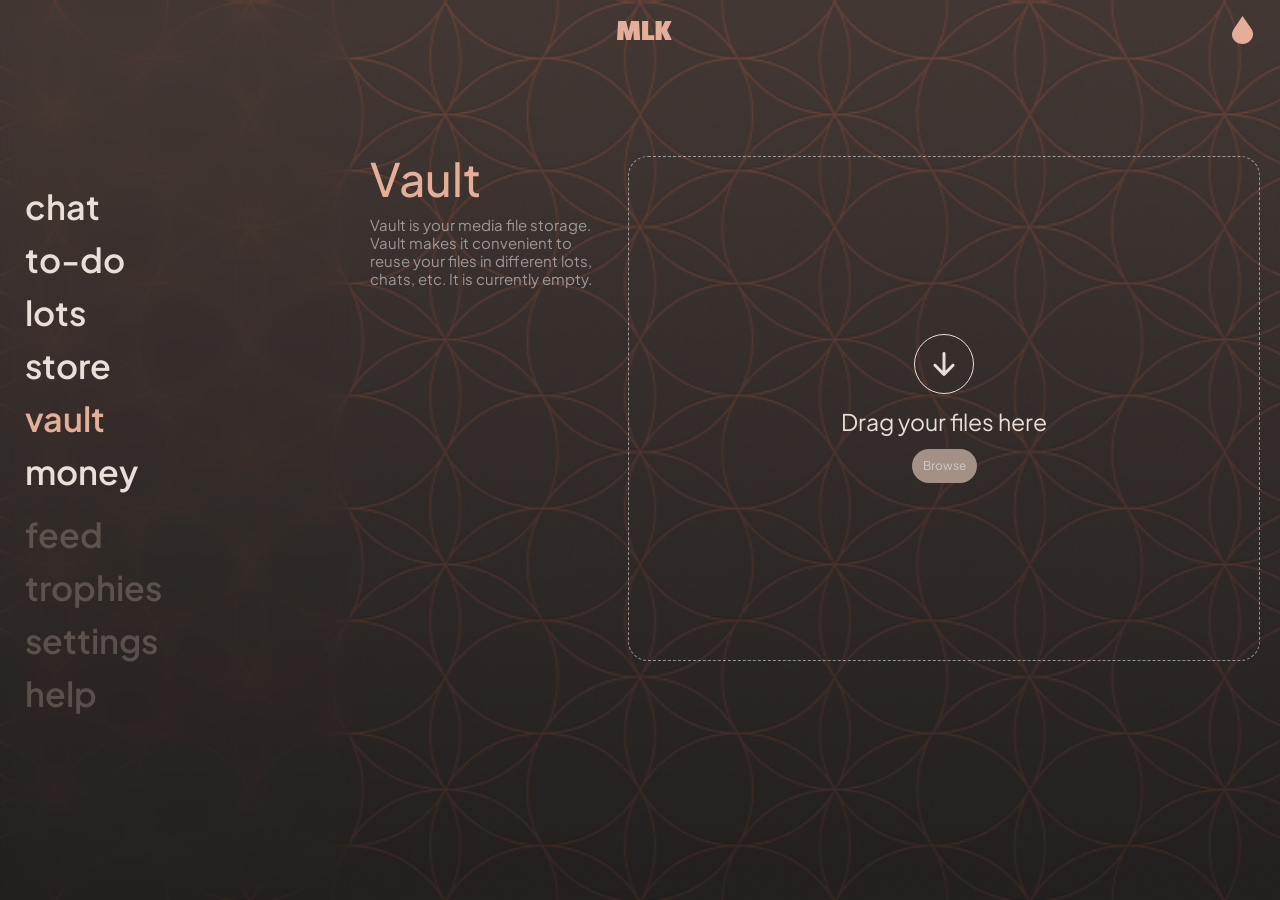
<file: vault.html>
<!doctype html>
<html lang="en">

<head>
    <meta charset="UTF-8" />
    <meta name="viewport" content="width=device-width, initial-scale=1.0" />
    <link rel="stylesheet" href="css/globals.css" />
    <link rel="stylesheet" href="css/sidebar-layout.css" />
    <link rel="stylesheet" href="css/help-modal.css" />
    <link rel="stylesheet" href="css/vault.css" />
    <link rel="icon" type="image/png" href="./images/droplet.png" />
    <title>Vault</title>
</head>

<body class="generic-body">
    <main class="generic-canvas">
        <header class="page__header">
            <button class="generic-button-reset layout-nav-toggle layout-nav-toggle_responsive" data-sidebar-toggle
                type="button" aria-label="Toggle navigation menu" aria-expanded="false">
                <span class="layout-nav-toggle__line"></span>
                <span class="layout-nav-toggle__line"></span>
                <span class="layout-nav-toggle__line"></span>
            </button>
            <img src="./images/mlk.svg" alt="MLK" class="page__logo" />

            <button class="generic-button-reset" type="button" aria-label="Profile indicator">
                <img class="page__droplet-icon" src="images/header-droplet.svg" alt="Droplet" />
            </button>
        </header>

        <section class="page" data-sidebar-layout="responsive" aria-label="Vault page">
            <aside id="primary-sidebar" class="page__sidebar" data-sidebar-panel aria-label="Sidebar navigation">
                <nav class="navigation" aria-label="Main sections">
                    <ul class="generic-list-reset">
                        <li class="navigation__item navigation__item_group_1">
                            <a class="navigation__link" href="chat.html">chat</a>
                        </li>
                        <li class="navigation__item navigation__item_group_1">
                            <a class="navigation__link" href="todo.html">to-do</a>
                        </li>
                        <li class="navigation__item navigation__item_group_1">
                            <a class="navigation__link" href="lots.html">lots</a>
                        </li>
                        <li class="navigation__item navigation__item_group_1">
                            <a class="navigation__link" href="store.html">store</a>
                        </li>
                        <li class="navigation__item navigation__item_group_1">
                            <a class="navigation__link navigation__link_state_active" href="vault.html">vault</a>
                        </li>
                        <li class="navigation__item navigation__item_group_1">
                            <a class="navigation__link" href="money.html">money</a>
                        </li>

                        <div class="navigation__divider"></div>

                        <li class="navigation__item navigation__item_group_2">
                            <a class="navigation__link" href="feed.html">feed</a>
                        </li>
                        <li class="navigation__item navigation__item_group_2">
                            <a class="navigation__link" href="trophies.html">trophies</a>
                        </li>
                        <li class="navigation__item navigation__item_group_2">
                            <a class="navigation__link" href="settings.html">settings</a>
                        </li>
                        <li class="navigation__item navigation__item_group_2">
                            <button class="navigation__link navigation__help-trigger generic-button-reset"
                                type="button">help</button>
                        </li>
                    </ul>
                </nav>
            </aside>

            <section class="page__workspace" aria-label="Vault workspace">
                <div class="page__content vault-page__content ui-scrollbar_hidden">
                    <section class="vault-page__section" aria-label="Vault section">
                        <h2 class="vault-page__section-title type-46-500">Vault
                        </h2>
                        <p class="vault-page__section-description type-15">
                            Vault is your media file storage. Vault makes it convenient to reuse your files in different
                            lots, chats, etc. It is currently empty.
                        </p>
                    </section>
                    <input type="file" class="vault-page__drop-input" id="vault-page-drop-input">
                    <label class="vault-page__drop-area" for="vault-page-drop-input">
                        <figure class="vault-page__drop-figure"></figure>
                        <p class="vault-page__drop-description type-23-primary"></p>
                        <button class="vault-page__browse-button generic-button-reset ui-pill-button type-12-muted"
                            type="button">
                            Browse
                        </button>
                    </label>
                </div>
            </section>
        </section>
    </main>
    <script src="scripts/help-modal.js" defer></script>
    <script src="scripts/sidebar-layout.js" defer></script>
</body>

</html>
</file>
<file: css/globals.css>
@import "./fonts.css";

:root {
  /* Figma MLK tokens (node 395:5635) */
  /* Primary: #2C2425 | Secondary: #1F1A1B | Accent: #E3B6A5 */
  /* Text Primary: #F1EBE3 | Text Secondary: #A79A92 | Text Muted: #6B605D */
  /* Surface Glass: rgba(255, 255, 255, 0.12) | Divider: rgba(255, 255, 255, 0.2) */
  --color-primary: #2c2425;
  --color-secondary: #1f1a1b;
  --color-accent: #e5ae99;
  --color-chat-surface: var(--color-primary);
  --color-bg-primary: var(--color-primary);
  --color-bg-secondary: var(--color-secondary);
  --color-surface-soft: #5d504b;
  --color-surface-contrast: #efe3d8;
  --color-surface-panel: #23201f;
  --color-surface-panel-muted: #423733;
  --color-text-primary: #eadfd6;
  --color-text-secondary: #a79a92;
  --color-text-muted: #a39187;
  --color-text-dark: #261f20;
  --color-highlight-blue: #0000ff;
  --color-highlight-green: #71eb44;
  --color-highlight-yellow: #ffdd24;
  --color-bg-glow: #3b3132;
  --color-line-soft: rgba(255, 255, 255, 0.2);
  --white-10: rgba(255, 255, 255, 0.1);
  --white-15: rgba(255, 255, 255, 0.15);
  --white-20: rgba(255, 255, 255, 0.2);
  --white-30: rgba(255, 255, 255, 0.3);
  --white-40: rgba(255, 255, 255, 0.4);
  --white-50: rgba(255, 255, 255, 0.5);
  --white-60: rgba(255, 255, 255, 0.6);
  --white-70: rgba(255, 255, 255, 0.7);
  --white-80: rgba(255, 255, 255, 0.8);
  --white-90: rgba(255, 255, 255, 0.9);
  --white-100: rgba(255, 255, 255, 1);
  --black-08: rgba(0, 0, 0, 0.08);
  --black-20: rgba(0, 0, 0, 0.2);
  --black-25: rgba(0, 0, 0, 0.25);
  --color-overlay-dark: rgba(0, 0, 0, 0.18);
  --shadow-soft: 0 1.2rem 3rem rgba(0, 0, 0, 0.25);

  --static-frame-width: 100%;
  --static-frame-height: 100dvh;
  --static-sidebar-width: 35rem;
  --hover-radius: .5rem;
  --transition-timing: .4s;
}

* {
  box-sizing: border-box;
  margin: 0;
  padding: 0;
}

html {
  /* font-size: calc(100vw / (1920 / 10)); */
  font-size: 62.5%;
}

body {
  font-family: "AdvancedLevel Inter", "Segoe UI", sans-serif;
  color: var(--color-text-primary);
  overflow-wrap: break-word;
}

img {
  display: block;
  max-width: 100%;
}

button,
input {
  border: 0;
  font: inherit;
  color: inherit;
}

button,
a,
input,
textarea {
  transition:
    color 180ms ease,
    background-color 180ms ease,
    opacity 180ms ease,
    box-shadow 180ms ease;
}

.generic-body {
  min-width: var(--static-frame-width);
  min-height: var(--static-frame-height);
  background:
    radial-gradient(100% 140% at 0% 0%,
      var(--color-bg-glow) 0%,
      transparent 58%),
    linear-gradient(180deg,
      var(--color-bg-primary) 0%,
      var(--color-bg-secondary) 100%);
}

.generic-canvas {
  width: var(--static-frame-width);
  min-height: var(--static-frame-height);
  height: var(--static-frame-height);
  margin-inline: auto;
  display: flex;
  justify-content: flex-start;
  align-items: flex-start;
  overflow-x: hidden;
  position: relative;
  background-image: url("../images/bg-light.png");
  background-size: cover;
  background-position: center;

  &.dark-canvas {
    background-image: url("../images/bg-dark.png");
  }
}

.small-canvas {
  width: var(--static-frame-width);
  min-height: var(--static-frame-height);
  height: var(--static-frame-height);
  overflow-x: hidden;
  position: relative;
  background-image: url("../images/bg-light.png");
  background-size: cover;
  background-position: center;

  &.dark-canvas {
    background-image: url("../images/bg-dark.png");
  }
}

.generic-list-reset {
  list-style: none;
}

.generic-button-reset {
  cursor: pointer;
  border: 0;
  background: transparent;
  padding: 0;
}

.generic-button-reset:active {
  opacity: 1;
}

.generic-input-reset {
  border: 0;
  background: transparent;
  outline: none;
  padding: 0;
}

/* Shared surface helpers */
.ui-panel {
  border-radius: 2rem;
}

.ui-panel_tone_glass {
  background-color: var(--white-10);
}

.ui-scrollbar_hidden {
  -ms-overflow-style: none;
  scrollbar-width: none;
}

.ui-scrollbar_hidden::-webkit-scrollbar {
  display: none;
}

.ui-pill-button {
  border-radius: 3rem;
  cursor: pointer;
}

/* Typography system: one class per text style */
.type-12,
.type-12-primary,
.type-12-secondary,
.type-12-muted,
.type-15,
.type-15-primary,
.type-15-secondary,
.type-15-muted,
.type-15-500,
.type-15-500-secondary,
.type-15-500-dark,
.type-15-700-primary,
.type-18,
.type-18-500-secondary,
.type-23,
.type-23-primary,
.type-23-secondary,
.type-23-500-primary,
.type-24-500-primary,
.type-46-500,
.type-48-primary,
.type-68-500,
.type-68-500-primary,
.type-70-500,
.type-74-500 {
  font-family: "Plus Jakarta Sans", "AdvancedLevel Inter", sans-serif;
  letter-spacing: 0;
}

.type-12,
.type-12-primary,
.type-12-secondary,
.type-12-muted {
  font-size: 1.2rem;
  line-height: 1.44rem;
  font-weight: 400;
}

.type-15,
.type-15-primary,
.type-15-secondary,
.type-15-muted,
.type-15-500,
.type-15-500-secondary,
.type-15-500-dark,
.type-15-700-primary {
  font-size: 1.5rem;
  line-height: 1.8rem;
}

.type-15,
.type-15-primary,
.type-15-secondary,
.type-15-muted {
  font-weight: 400;
}

.type-15-500,
.type-15-500-secondary,
.type-15-500-dark,
.type-18-500-secondary,
.type-23-500-primary,
.type-24-500-primary,
.type-46-500,
.type-68-500,
.type-68-500-primary,
.type-70-500,
.type-74-500 {
  font-weight: 500;
}

.type-15-700-primary {
  font-weight: 700;
}

.type-18,
.type-18-500-secondary {
  font-size: 1.8rem;
  line-height: 2rem;
}

.type-18 {
  font-weight: 400;
}

.type-23,
.type-23-primary,
.type-23-secondary,
.type-23-500-primary {
  font-size: 2.3rem;
  line-height: 2.5rem;
}

.type-23,
.type-23-primary,
.type-23-secondary,
.type-48-primary {
  font-weight: 400;
}

.type-24-500-primary {
  font-size: 2.4rem;
  line-height: 2.6rem;
}

.type-46-500 {
  font-size: 4.6rem;
  line-height: 4.5rem;
}

.type-48-primary {
  font-size: 4.8rem;
  line-height: 4.5rem;
}

.type-68-500,
.type-68-500-primary {
  font-size: 6.8rem;
  line-height: 6.4rem;
}

.type-70-500 {
  font-size: 7rem;
  line-height: 6.38rem;
}

.type-74-500 {
  font-size: 7.4rem;
  line-height: 6.4rem;
}

.type-12-primary,
.type-15-primary,
.type-15-700-primary,
.type-23-primary,
.type-23-500-primary,
.type-24-500-primary,
.type-48-primary,
.type-68-500-primary {
  color: var(--color-text-primary);
}

.type-12-secondary,
.type-15-secondary,
.type-15-500-secondary,
.type-18-500-secondary,
.type-23-secondary {
  color: var(--color-text-secondary);
}

.type-15-500-dark {
  color: var(--color-text-dark);
}

.type-12-muted,
.type-15-muted {
  color: var(--white-50);
}
</file>
<file: css/index.css>
.main-page {
    padding: 3.3rem 2rem 5rem 1rem;
}

.home__wrapper {
    width: 79rem;
    max-width: 100%;
    margin: 0 auto;
}

.home__logo {
    height: 2.7rem;
    position: relative;
    left: 0;
    right: 0;
    margin: 0 auto 1.8rem;
}

.home__content-title {
    font-weight: 500;
    font-size: 4.38rem;
    line-height: 4.5rem;
    color: var(--color-text-primary);
    font-family: "Plus Jakarta Sans";
    margin-bottom: 2rem;
}

.home__content-title-highlight {
    color: var(--color-accent);
}

.home__content-description {
    display: flex;
    gap: 6.2rem;
    margin-bottom: 3rem;
}

.home__content-description-part {
    font-size: 1.5rem;
    line-height: 1.8rem;
    color: var(--color-text-primary);
    font-family: "Plus Jakarta Sans";

    &:first-child {
        max-width: 17.9rem;
    }

    &:last-child {
        max-width: 46.4rem;
    }
}

.home__content-button {
    width: 30rem;
    height: 6rem;
    padding: 2rem;
    background-color: var(--color-surface-panel);
    color: var(--color-accent);
    font-size: 1.9rem;
    line-height: 2rem;
    font-family: "Plus Jakarta Sans";
    font-weight: 400;
    box-shadow:
        inset 0 .3rem .3rem var(--color-accent),
        0 -.5rem 3rem var(--color-accent);
    border-radius: 2rem;
    transition: border-radius var(--transition-timing);

    &:not(:disabled):hover {
        border-radius: var(--hover-radius);
    }
}

/* Promo Cards */
.home__promo {
    min-height: 40rem;
    flex: 1;
    display: flex;
    justify-content: center;
    align-items: center;
    position: relative;
    margin-bottom: 7.4rem;
}

.home__promo-card {
    position: relative;
    width: 0;
    height: 0;
}

@keyframes promo-card-1 {
    from {
        transform: translateX(-14rem) translateY(1.8rem);
    }

    to {
        transform: translateX(-28rem) translateY(3.6rem);
    }
}

@keyframes promo-card-2 {
    from {
        transform: translateX(-7rem) translateY(0.9rem);
    }

    to {
        transform: translateX(-14rem) translateY(1.8rem);
    }
}

@keyframes promo-card-4 {
    from {
        transform: translateX(7rem) translateY(-0.9rem);
    }

    to {
        transform: translateX(14rem) translateY(-1.8rem);
    }
}

@keyframes promo-card-5 {
    from {
        transform: translateX(14rem) translateY(-1.8rem);
    }

    to {
        transform: translateX(28rem) translateY(-3.6rem);
    }
}

.home__promo-card_pos_1 {
    z-index: 10;
    transform: translateX(-28rem) translateY(3.6rem);
    animation: promo-card-1 1.4s ease-in-out backwards;
}

.home__promo-card_pos_2 {
    z-index: 9;
    transform: translateX(-14rem) translateY(1.8rem);
    animation: promo-card-2 1.4s ease-in-out backwards;
}

.home__promo-card_pos_3 {
    z-index: 8;
    transform: none;
}

.home__promo-card_pos_4 {
    z-index: 7;
    transform: translateX(14rem) translateY(-1.8rem);
    animation: promo-card-4 1.4s ease-in-out backwards;
}

.home__promo-card_pos_5 {
    z-index: 6;
    transform: translateX(28rem) translateY(-3.6rem);
    animation: promo-card-5 1.4s ease-in-out backwards;
}

.home__promo-wrapper {
    aspect-ratio: 2/3;
    border-radius: .9375rem;
    flex-direction: column;
    justify-content: flex-end;
    display: flex;
    position: absolute;
    overflow: hidden;
    transform: skewY(6deg);
    container: promo / size;
    height: 30rem;
    width: 20rem;
    left: -10rem;
    top: -15rem;
}

.home__promo-image {
    object-fit: cover;
    z-index: 1;
    width: 100%;
    height: 100%;
    position: absolute;
    top: 0;
    left: 0;
}

.home__promo-fill {
    z-index: 2;
    background: radial-gradient(82.64% 62.17% at 5.82% 100%, #000 0%, transparent 100%);
    width: 100%;
    height: 100%;
    position: absolute;
    top: 0;
    left: 0;
    box-shadow: inset -0.2rem 0.2rem 0.4rem rgba(255, 255, 255, 0.3);
}

.home__promo-lower {
    z-index: 3;
    flex-wrap: nowrap;
    align-self: flex-end;
    align-items: flex-end;
    padding: 6.66cqw;
    display: flex;
}

.home__promo-title {
    font-size: 8cqh;
    line-height: 85%;
    margin: 0;
    color: var(--color-text-primary);
    font-family: Gramatika, "Plus Jakarta Sans", sans-serif;
    font-weight: 700;
}

.home__promo-price-wrap {
    background: var(--color-surface-panel);
    border-radius: 33.33cqw;
    min-width: 40cqw;
    padding: 4cqw 6.66cqw;
    display: flex;
    flex-direction: column;
    align-items: center;
    justify-content: center;
}

.home__promo-gift-text {
    font-size: 2.66cqh;
    font-weight: 600;
    line-height: 80%;
    color: white;
    margin: 0;
}

.home__promo-price {
    color: var(--color-accent);
    margin-top: 1.33cqh;
    font-family: Gramatika, "Plus Jakarta Sans", sans-serif;
    font-size: 7.77cqh;
    font-weight: 700;
    line-height: 80%;
    margin-bottom: 0;
}

.home__promo-price_green {
    color: #000;
    background: radial-gradient(88.29% 85.98% at 59.91% 104.69%, #37cc00 0%, #71eb44 100%);
    border: 0.05rem solid #fff;
    border-radius: 33.33cqw;
    min-width: 40cqw;
    padding: 6.66cqw;
    font-family: Gramatika, "Plus Jakarta Sans", sans-serif;
    font-size: 6cqh;
    font-weight: 700;
    line-height: 80%;
    margin: 0;
    margin-left: 1rem;
}


@media screen and (max-width: 1200px) {
    .main-page {
        padding: 1rem 1rem 5rem;
    }

    .home__content-description {
        flex-direction: column;
        gap: 2rem;
        width: 100%;

        .home__content-description-part:first-child {
            max-width: 100%;
        }

        .home__content-description-part:last-child {
            max-width: 100%;
        }
    }

    .home__content-button {
        width: 100%;
    }

    .home__promo {
        min-height: 27rem;
        margin-bottom: 4rem;
        justify-content: flex-start;
    }

    .home__promo-wrapper {
        height: 20rem;
        width: 13.333rem;
        left: 12rem;
        top: -10rem;
    }

    @keyframes promo-card-sm-1 {
        from {
            transform: translateX(-24rem) translateY(2.8rem);
        }

        to {
            transform: translateX(-12rem) translateY(1.4rem);
        }
    }

    @keyframes promo-card-sm-2 {
        from {
            transform: translateX(-12rem) translateY(1.4rem);
        }

        to {
            transform: translateX(-6rem) translateY(0.7rem);
        }
    }

    @keyframes promo-card-sm-4 {
        from {
            transform: translateX(12rem) translateY(-1.4rem);
        }

        to {
            transform: translateX(6rem) translateY(-0.7rem);
        }
    }

    @keyframes promo-card-sm-5 {
        from {
            transform: translateX(24rem) translateY(-2.8rem);
        }

        to {
            transform: translateX(12rem) translateY(-1.4rem);
        }
    }

    .home__promo-card_pos_1 {
        transform: translateX(-12rem) translateY(1.4rem);
        animation: promo-card-sm-1 1.4s ease-in-out backwards;
    }

    .home__promo-card_pos_2 {
        transform: translateX(-6rem) translateY(0.7rem);
        animation: promo-card-sm-2 1.4s ease-in-out backwards;
    }

    .home__promo-card_pos_3 {
        transform: none;
    }

    .home__promo-card_pos_4 {
        transform: translateX(6rem) translateY(-0.7rem);
        animation: promo-card-sm-4 1.4s ease-in-out backwards;
    }

    .home__promo-card_pos_5 {
        transform: translateX(12rem) translateY(-1.4rem);
        animation: promo-card-sm-5 1.4s ease-in-out backwards;
    }
}
</file>
<file: css/sidebar-layout.css>
:root {
    --layout-header-height: 6rem;
    --layout-sidebar-width: var(--static-sidebar-width);
    --layout-sidebar-compact-width: 29rem;
    --layout-sidebar-slide-duration: 260ms;
    --layout-toggle-duration: 220ms;
}

.page {
    position: relative;
    width: var(--static-frame-width);
    height: 100%;
    display: flex;
    overflow: hidden;
}

.page__sidebar {
    position: relative;
    width: var(--layout-sidebar-width);
    flex: 0 0 var(--layout-sidebar-width);
    backdrop-filter: blur(1rem) opacity(0.9);
}

.navigation {
    width: 100%;
    height: 100%;
    padding: 2rem 2.5rem;
    display: flex;
    flex-direction: column;
    justify-content: flex-start;
    overflow-y: auto;
}

.navigation::-webkit-scrollbar {
    display: none;
}

.navigation>.generic-list-reset {
    width: 100%;
    margin-block: auto;
}

.navigation__item+.navigation__item {
    margin-top: 1rem;
}

.navigation__link {
    display: inline-block;
    text-decoration: none;
    font-size: 3.4rem;
    font-weight: 550;
    letter-spacing: 0;
    font-family: 'Plus Jakarta Sans';
    color: var(--color-text-primary);
}

button.navigation__link {
    appearance: none;
    text-align: left;
}

.navigation__item_group_1 .navigation__link {
    color: var(--color-text-primary);
}

.navigation__item_group_2 .navigation__link {
    color: var(--color-text-muted);
    opacity: 0.4;
}

.navigation__item_group_2:hover .navigation__link {
    opacity: 1;
}

.navigation__link,
.navigation__link:visited {
    color: inherit;
}

.navigation__link.navigation__link_state_active {
    color: var(--color-accent);
    opacity: 1;
}

.navigation__link:hover {
    color: var(--color-accent);
}

.navigation__divider {
    height: 2rem;
}

.page__workspace {
    position: relative;
    width: calc(var(--static-frame-width) - var(--layout-sidebar-width));
    height: 100%;
    flex: 1;
    display: flex;
    flex-direction: column;
    padding-top: var(--layout-header-height);
}

.page__header {
    position: fixed;
    top: 0;
    left: 0;
    width: 100%;
    height: var(--layout-header-height);
    z-index: 9999;
    padding: 1.6rem 2.7rem;
    display: flex;
    align-items: center;
    justify-content: space-between;
}

.page__logo {
    height: 1.9rem;
}

.page__droplet-icon {
    width: 2.1rem;
    height: 2.8rem;
}

.page__content {
    padding: 6rem 2rem 8rem 15rem;
}

.layout-nav-toggle {
    width: 3rem;
    height: 4rem;
    border-radius: 1rem;
    background-color: var(--color-surface-panel);
    display: inline-flex;
    align-items: center;
    justify-content: center;
    flex-direction: column;
    gap: 0.3rem;
}

.layout-nav-toggle__line {
    width: 1.2rem;
    height: 0.2rem;
    border-radius: 0.2rem;
    background-color: var(--color-accent);
    transform-origin: center;
    transition: transform var(--layout-toggle-duration) ease, opacity var(--layout-toggle-duration) ease;
}

.layout-nav-toggle_responsive {
    visibility: hidden;
    pointer-events: none;
    opacity: 0;
}

.layout-nav-toggle[aria-expanded="true"] .layout-nav-toggle__line:nth-child(1) {
    transform: translateY(0.5rem) rotate(45deg);
}

.layout-nav-toggle[aria-expanded="true"] .layout-nav-toggle__line:nth-child(2) {
    opacity: 0;
}

.layout-nav-toggle[aria-expanded="true"] .layout-nav-toggle__line:nth-child(3) {
    transform: translateY(-0.5rem) rotate(-45deg);
}

.small-canvas__header {
    display: flex;
    align-items: center;
    justify-content: space-between;
    padding: 1rem 3rem;
    width: 100%;
    height: var(--layout-header-height);
}

.small-canvas__header-menu-button {
    width: 3rem;
    height: 4rem;
    border-radius: 1rem;
    cursor: pointer;
    background-color: var(--white-15);
    display: flex;
    align-items: center;
    justify-content: center;
    flex-direction: column;
    gap: 0.3rem;
    transition: border-radius var(--transition-timing);

    &:not(:disabled):hover {
        border-radius: var(--hover-radius);
    }
}

.dark-canvas .small-canvas__header-menu-button {
    background-color: var(--color-surface-panel);
}

.small-canvas__header-menu-button-line {
    width: 1rem;
    height: 0.2rem;
    border-radius: 0.2rem;
    background-color: var(--color-accent);
}

.small-canvas__header-logo {
    width: 5.5rem;
    height: 1.9rem;
}

.small-canvas__header-droplet-icon {
    width: 2.1rem;
    height: 2.8rem;
}

[data-sidebar-layout="compact"] .page__sidebar {
    position: fixed;
    top: var(--layout-header-height);
    left: 0;
    width: var(--layout-sidebar-compact-width);
    height: calc(100dvh - var(--layout-header-height));
    flex: none;
    z-index: 9800;
    transform: translateX(-105%);
    opacity: 0;
    pointer-events: none;
    transition: transform var(--layout-sidebar-slide-duration) ease, opacity var(--layout-sidebar-slide-duration) ease;

    mask-image: linear-gradient(to right, black 60%, transparent 100%);
    -webkit-mask-image: linear-gradient(to right, black 60%, transparent 100%);
}

[data-sidebar-layout="compact"] .navigation {
    padding-inline: 2rem;
}

[data-sidebar-layout="compact"] .navigation__link {
    font-size: 3rem;
}

[data-sidebar-layout="compact"].sidebar-layout_open .page__sidebar {
    transform: translateX(0);
    opacity: 1;
    pointer-events: auto;
}

/* TODO: Uncomment this as soon as the responsive layout is implemented */
@media screen and (max-width: 1200px) {
    .layout-nav-toggle_responsive {
        visibility: visible;
        pointer-events: auto;
        opacity: 1;
    }

    [data-sidebar-layout="responsive"] .page__workspace {
        width: 100%;
    }

    [data-sidebar-layout="responsive"] .page__sidebar {
        position: fixed;
        top: var(--layout-header-height);
        left: 0;
        width: var(--layout-sidebar-compact-width);
        height: calc(100dvh - var(--layout-header-height));
        flex: none;
        z-index: 9800;
        background: linear-gradient(90deg,
                rgba(35, 32, 31, 0.92) 0%,
                rgba(35, 32, 31, 0.78) 55%,
                rgba(35, 32, 31, 0.58) 100%);
        backdrop-filter: blur(1rem);
        transform: translateX(-105%);
        opacity: 0;
        pointer-events: none;
        transition: transform var(--layout-sidebar-slide-duration) ease, opacity var(--layout-sidebar-slide-duration) ease;
    }

    [data-sidebar-layout="responsive"] .navigation {
        padding-inline: 2rem;
    }

    [data-sidebar-layout="responsive"] .navigation__link {
        font-size: 3rem;
    }

    [data-sidebar-layout="responsive"].sidebar-layout_open .page__sidebar {
        transform: translateX(0);
        opacity: 1;
        pointer-events: auto;
    }

    .page__header {
        padding: 1rem
    }
}
</file>
<file: css/help-modal.css>
.messages-modal {
    position: fixed;
    right: 0;
    bottom: 0;
    padding: 2rem;
    width: 40rem;
    height: 70.4rem;
    max-width: 100%;
    max-height: 100%;
    min-width: 32rem;
    min-height: 32rem;
    z-index: 10000;
    transition: opacity 160ms ease, transform 160ms ease;
}

.messages-modal__container {
    width: 100%;
    height: 100%;
    border-radius: 2.4rem;
    background-color: var(--color-surface-panel-muted);
    display: flex;
    flex-direction: column;
    z-index: 10000;
    transition: opacity 160ms ease, transform 160ms ease;
}

.messages-modal_hidden {
    visibility: hidden;
    opacity: 0;
    pointer-events: none;
    transform: translateY(1.2rem);
}

.messages-modal__header {
    width: 100%;
    height: 5.3rem;
    border-radius: 2.4rem 2.4rem 0 0;
    display: flex;
    justify-content: space-between;
    align-items: center;
    padding: 1.5rem 2.3rem;
}

.messages-modal__title {
    letter-spacing: 0;
    color: #E4AD98;
}

.messages-modal__close-btn {
    cursor: pointer;
    border-radius: 1.5rem;
    padding: 1rem;
    transition: background-color var(--transition-timing);

    &:hover {
        background-color: var(--white-10);
    }
}

.messages-modal__close-icon {
    width: 1.6rem;
    height: 1.6rem;
}

.messages-modal__body {
    border-block: .1rem solid var(--color-accent);
    height: 100%;
    display: flex;
    flex-direction: column;
    justify-content: space-between;
    align-items: center;
    padding: 2rem;
}

.messages-modal__body-content {
    display: flex;
    flex-direction: column;
    align-items: center;
    gap: 2rem;
}

.messages-modal__body-icon {
    width: 3.2rem;
    height: 3.2rem;
}

.messages-modal__body-info {
    letter-spacing: 0;
    color: var(--color-text-muted);
}

.messages-modal__body-description {
    line-height: 2rem;
    letter-spacing: 0;
    color: var(--color-text-muted);
}

.messages-modal__body-button {
    padding: 1.1rem 1.6rem;
    border-radius: 1rem;
    background-color: var(--color-accent);
    color: var(--color-surface-panel-muted);
    font-weight: 500;
    max-width: fit-content;
    display: flex;
    align-items: center;
    gap: 1.6rem;
    cursor: pointer;
}

.messages-modal__body-button-icon {
    width: 1.6rem;
    height: 1.6rem;
}

.messages-modal__footer {
    height: 8rem;
    display: flex;
    border-radius: 0 0 2.4rem 2.4rem;
}

.messages-modal__footer-tab {
    width: 50%;
    height: 100%;
    display: flex;
    flex-direction: column;
    align-items: center;
    justify-content: center;
    gap: 0.8rem;
    cursor: pointer;
}

.messages-modal__footer-tab-img {
    width: 2.4rem;
    height: 2.4rem;
}

.messages-modal__footer-tab-text {
    line-height: 2rem;
    letter-spacing: 0;
    color: var(--color-accent);
}

@media screen and (max-width: 420px) {
    .messages-modal {
        padding: 0;
    }

    .messages-modal__container {
        border-radius: 0;
    }
}
</file>
<file: css/chat.css>
.chat-page__content {
    padding: 2rem 2rem 2rem 0;
}

.chat-toolbar {
    width: 26rem;
}

.chat-search {
    display: flex;
    align-items: center;
    gap: 0.9rem;
    height: 3.6rem;
    width: 100%;
    padding: 1rem;
    border-radius: 1.2rem;
    background-color: var(--white-10);
    border: 0.1rem solid transparent;
}

.chat-search:focus-within {
    border-color: var(--white-20);
    box-shadow: var(--shadow-soft);
}

.chat-search__icon {
    width: 1.6rem;
    height: 1.6rem;
}

.chat-search__input {
    width: 100%;
    height: 100%;
    font-size: 1.5rem;
    font-family: "AdvancedLevel Inter";
    line-height: 1;
    color: var(--color-text-primary);
}

.chat-search__input::placeholder {
    color: var(--color-text-primary);
}

.chat-filters {
    display: flex;
    align-items: center;
    margin-block: 1.5rem;
    padding-left: 0.3rem;
    position: relative;
}

.chat-toolbar__section {
    margin-left: 1rem;
}

.chat-filters__item {
    font-size: 1.2rem;
    line-height: 1;
    color: var(--color-text-primary);
    font-weight: 500;
    margin-inline: .7rem;
    margin-block: 1.3rem;
    position: relative;
    cursor: pointer;
    opacity: 0.72;
    transition: color var(--transition-timing);

    &::after {
        content: "";
        position: absolute;
        height: 0.1rem;
        width: 100%;
        background: transparent;
        left: 0;
        top: calc(100% + 1.3rem);
        transition: background var(--transition-timing);
    }

    &:hover {
        color: var(--color-text-primary);

        &::after {
            background: var(--color-accent);
        }
    }
}

.chat-filters__line {
    position: absolute;
    height: 0.1rem;
    width: 100%;
    background: var(--color-line-soft);
    left: 0;
    top: calc(100%);
}

.chat-filters__item_state_active::after {
    content: "";
    position: absolute;
    height: 0.1rem;
    width: 100%;
    background: var(--color-accent);
    left: 0;
    top: calc(100% + 1.3rem);
}

.chat-filters__item_state_active {
    color: var(--color-text-primary);
    opacity: 1;
}

.chat-empty-state {
    position: absolute;
    top: 0;
    bottom: 0;
    left: 0;
    right: 0;
    margin: auto;
    height: fit-content;
    width: fit-content;
}

.chat-empty-state__line {
    margin: 0;
    white-space: nowrap;
    text-shadow: 0 0.2rem 1.2rem var(--black-25);
}

.chat-page__content {
    display: flex;
    height: 100%;
}

.chat-content {
    flex: 1;
    height: 100%;
    position: relative;
}

@media screen and (max-width: 1200px) {
    .chat-page__content {
        flex-direction: column;
        padding: 1rem 1rem 1rem 0;
    }

    .chat-toolbar {
        width: 100%;
    }

    .chat-toolbar__message {
        margin-left: 2rem;
    }
}
</file>
<file: css/feed.css>
.feed-page__content {
    overflow-y: auto;
}

.feed-page__title {
    margin-bottom: 5rem;
    color: var(--color-accent);

    span {
        color: var(--color-text-primary);
    }
}


.feed-page__list {
    display: flex;
    flex-direction: column;
    gap: 3rem;
}

.feed-page__row {
    display: flex;
    align-items: flex-end;
    gap: 4rem;
}

.feed-page__row-icon {
    width: 10rem;
    height: auto;
    max-height: 100%;
}

.feed-page__row-date {
    margin-bottom: 1rem;
    color: var(--white-40);
}

.feed-page__row-text {
    padding: 1.7rem 4rem 2.2rem 1.7rem;
    background-color: var(--color-accent);
    border-radius: 2rem 2rem 2rem .5rem;
    max-width: 35rem;
    color: var(--color-text-primary);
    overflow-wrap: break-word;
    word-break: break-word;
}

@media screen and (max-width: 1200px) {
    .feed-page__content {
        padding: 1rem 1rem 10rem;
    }

    .feed-page__row-text {
        max-width: unset;
    }

    .feed-page__title {
        margin-bottom: 4.7rem;
        font-size: 4.6rem;
        line-height: 4.25rem;
    }

    .feed-page__row {
        gap: 1.5rem;
    }
}
</file>
<file: css/lots-new.css>
.lots-new__content {
    overflow-y: auto;
    font-family: "Plus Jakarta Sans", "AdvancedLevel Inter", sans-serif;
}

.lots-new__title {
    color: var(--color-text-primary);
    margin-bottom: 4rem;
}

.lots-new__item {
    display: grid;
    grid-template-columns: minmax(0, 1fr) minmax(0, 1fr);
    align-items: center;
    gap: 4rem;
    padding: 2rem 0;
}

.lots-new__info {
    display: flex;
    flex-direction: column;
    align-items: flex-start;
    max-width: 55rem;
}

.lots-new__item-title {
    color: var(--color-text-primary);
    margin-bottom: 1.2rem;
}

.lots-new__description {
    color: var(--color-text-secondary);
    font-size: 1.5rem;
    line-height: 2rem;
    font-weight: 400;
    margin-bottom: 2.4rem;
    max-width: 50rem;
}

.lots-new__stats {
    display: flex;
    gap: 1rem;
    width: 100%;
    max-width: 44rem;
    margin-bottom: 2rem;
}

.lots-new__stat {
    flex: 1;
    min-width: 0;
    padding: 1rem 1.6rem;
    display: flex;
    flex-direction: column;
    gap: .4rem;
    background-color: var(--color-surface-panel);
}

.lots-new__stat_state_disabled {
    opacity: .5;
}

.lots-new__stat-label {
    color: var(--color-text-secondary);
    font-size: 1.3rem;
    line-height: 1.6rem;
    font-weight: 400;
}

.lots-new__stat-value {
    color: var(--color-text-primary);
    font-size: 1.8rem;
    line-height: 2.2rem;
    font-weight: 700;
}

.lots-new__create {
    width: 100%;
    max-width: 44rem;
    min-height: 5.6rem;
    padding: 1.6rem 2rem;
    background-color: var(--color-accent);
    color: var(--color-text-dark);
    font-size: 1.6rem;
    line-height: 2rem;
    font-weight: 600;
    font-family: inherit;
    border: 0;
    cursor: pointer;
    margin-bottom: 1.8rem;
    box-shadow: 0 0 6rem -1rem var(--color-accent);
    transition: border-radius var(--transition-timing), opacity 180ms ease, box-shadow 180ms ease;
}

.lots-new__create:hover {
    border-radius: var(--hover-radius);
    box-shadow: 0 0 10rem -1rem var(--color-accent);
}

.lots-new__create:active {
    opacity: .85;
}

.lots-new__limit {
    display: flex;
    align-items: center;
    gap: 1.2rem;
    color: var(--color-accent);
    font-size: 1.5rem;
    line-height: 1.9rem;
    font-weight: 500;
    margin-bottom: 1.8rem;
}

.lots-new__limit-icon {
    width: 2.8rem;
    height: 2.8rem;
    flex-shrink: 0;
}

.lots-new__demo {
    display: inline-flex;
    align-items: center;
    gap: .6rem;
    color: var(--color-text-primary);
    text-decoration: none;
    font-size: 1.5rem;
    line-height: 1.8rem;
    font-weight: 600;
    padding: .4rem 0;
}

.lots-new__demo:hover {
    color: var(--color-accent);
}

.lots-new__demo-arrow {
    width: 1.4rem;
    height: 1.4rem;
    transform: rotate(-45deg);
}

.lots-new__image {
    display: flex;
    align-items: center;
    justify-content: center;
    min-height: 22rem;
}

.lots-new__image img {
    max-width: 100%;
    max-height: 28rem;
    width: auto;
    height: auto;
    object-fit: contain;
}

.lots-new__divider {
    border: 0;
    height: 1px;
    background-color: var(--color-line-soft);
    margin: 2rem 0;
}

/* Tablet: narrow the gap, still two columns */
@media screen and (max-width: 1200px) {
    .lots-new__content {
        padding: 1rem 1rem 6rem;
    }

    .lots-new__title {
        font-size: 3.45rem;
        line-height: 3.33rem;
        margin-bottom: 2.4rem;
    }

    .lots-new__item {
        gap: 2rem;
        padding: 1.5rem 0;
    }

    .lots-new__item-title {
        font-size: 3.2rem;
        line-height: 3.2rem;
    }
}

/* Mobile: stack — image on top, text below */
@media screen and (max-width: 768px) {
    .lots-new__item {
        grid-template-columns: minmax(0, 1fr);
        gap: 1.5rem;
    }

    .lots-new__image {
        order: -1;
        min-height: auto;
    }

    .lots-new__image img {
        max-height: 22rem;
    }

    .lots-new__info {
        max-width: 100%;
    }

    .lots-new__description,
    .lots-new__stats,
    .lots-new__create {
        max-width: 100%;
    }

    .lots-new__item-title {
        font-size: 2.8rem;
        line-height: 3rem;
    }

    .lots-new__divider {
        margin: 1.5rem 0;
    }
}

/* First article: on mobile the title "New lot" sits above everything.
   Keep the first item's image below the title on mobile, matching the reference. */
@media screen and (max-width: 768px) {
    .lots-new__title {
        margin-bottom: 1.6rem;
    }
}
</file>
<file: css/lots.css>
.lots-page__content {
    overflow-y: auto;
}

.lots-page__header {
    display: flex;
    justify-content: space-between;
    align-items: center;
    margin-bottom: 3rem;
}

.lots-page__title {
    color: var(--color-accent);
}

.lots-page__reorder-button {
    display: flex;
    align-items: center;
    gap: .8rem;
    cursor: pointer;
}


.lots-page__reorder-icon {
    width: 1.6rem;
    height: 1.6rem;
}

.lots-page__reorder-text {
    color: var(--color-accent);
}

.lots-page__box {
    display: flex;
    align-items: stretch;
    gap: .5rem;
    flex-wrap: wrap;
}

.lots-page__box-item {
    border-radius: 1.5rem;
    width: calc(25% - (1.5rem / 4));
    min-height: 27rem;
    transition: border-radius var(--transition-timing);

    &:not(:disabled):hover {
        border-radius: var(--hover-radius);
    }
}

.lots-page__create {
    background-color: var(--color-surface-panel);
    display: flex;
    align-items: center;
    justify-content: center;
    flex-direction: column;
    cursor: pointer;
    text-decoration: none;
    color: inherit;
}

.lots-page__create-figure {
    width: 8rem;
    height: 8rem;
    border-radius: 50%;
    background-color: var(--color-accent);
    display: flex;
    align-items: center;
    justify-content: center;
    margin-bottom: 2rem;
    box-shadow: 0 0 10rem var(--color-accent);
}

.lots-page__create-image {
    width: 4rem;
    height: 4rem;
}

.lots-page__create-text {
    color: var(--color-text-primary);
    font-size: 1.8rem;
    line-height: 2rem;
    font-family: "Plus Jakarta Sans";
    font-weight: 500;
}

.lots-page__lot-item {
    background-color: var(--color-surface-panel);
    padding: 1.5rem 1.7rem 1.5rem 1.5rem;
    display: flex;
    flex-direction: column;
}

.lots-page__lot-top {
    display: flex;
    justify-content: space-between;
    margin-bottom: 1.5rem;
}

.lots-page__lot-image {
    width: 8rem;
    height: 9rem;
    object-fit: contain;
}

.lots-page__lot-link {
    width: fit-content;
    height: fit-content;
}

.lots-page__lot-link-icon {
    width: 2.8rem;
    height: 2.8rem;
}

.lots-page__lot-bottom {
    display: flex;
    flex-wrap: wrap;
    height: 100%;
}

.lots-page__lot-type {
    padding: .7rem 1rem;
    background-color: var(--color-accent);
    color: var(--color-surface-panel-muted);
    border-radius: 2rem;
    font-size: 1.43rem;
    font-family: "Plus Jakarta Sans";
    line-height: 1.5rem;
    letter-spacing: 0;
    width: fit-content;
    height: fit-content;
    margin-bottom: 1rem;
}

.background_blue_gradieent {
    background-image: linear-gradient(to right, var(--color-highlight-blue), var(--color-highlight-green));
    color: var(--white-100);
}

.background_yellow_gradieent {
    background-image: linear-gradient(to right, var(--color-highlight-yellow), var(--color-highlight-blue));
    color: var(--white-100);
}

.lots-page__lot-title {
    width: 100%;
    margin-bottom: .4rem;
    align-self: flex-start;
    color: var(--color-text-primary);
    overflow-wrap: break-word;
    word-break: break-word;
}

.lots-page__lot-description {
    width: 100%;
    align-self: flex-start;
    color: var(--color-text-primary);
    white-space: normal;
    word-break: break-word;
}

.lots-page__lot-path {
    width: 100%;
    align-self: flex-start;
    color: var(--color-text-primary);
    font-size: 1.5rem;
    line-height: 1.8rem;
    white-space: normal;
    word-break: break-word;
}

.lots-page__lot-price {
    font-size: 2rem;
    line-height: 2rem;
    font-weight: 500;
    letter-spacing: 0;
    color: var(--color-accent);
    position: relative;
}

.lots-page__lot-price+.lots-page__lot-price::after {
    content: "";
    position: absolute;
    height: 100%;
    width: 0.1rem;
    background: var(--black-20);
    top: 0;
    left: -0.8rem;
}

.lots-page__lot-price-box {
    display: flex;
    align-items: center;
    align-self: flex-end;
    column-gap: 1.7rem;
}

@media screen and (max-width: 1200px) {
    .lots-page__content {
        padding: 1rem 1rem 3rem;
    }

    .lots-page__header {
        margin-bottom: 1.5rem;
    }

    .lots-page__title {
        font-size: 3.45rem;
        line-height: 3.33rem;
    }

    .lots-page__box-item {
        width: calc((100% / 3) - .5rem);
    }
}

@media screen and (max-width: 991px) {
    .lots-page__box-item {
        width: calc(50% - .25rem);
    }
}
</file>
<file: css/form-controls.css>
:root {
    --form-field-bg: rgba(255, 255, 255, 0.06);
    --form-field-border: rgba(255, 255, 255, 0.15);
    --form-field-border-focus: rgba(255, 255, 255, 0.35);
    --form-field-height: 6.4rem;
    --form-field-radius: 1.4rem;
    --form-field-padding-x: 2rem;
    --form-error: #ff3d7a;
    --form-error-glow: rgba(255, 61, 122, 0.55);
}

.form-field {
    display: flex;
    flex-direction: column;
    gap: .8rem;
}

.form-field__control {
    position: relative;
    display: flex;
    align-items: center;
    height: var(--form-field-height);
    border-radius: var(--form-field-radius);
    background-color: #42276e;
    transition: border-color 180ms ease, box-shadow 180ms ease;
}

.form-field__control:focus-within {
    border-color: var(--form-field-border-focus);
}

.form-field[data-state="error"] .form-field__control {
    border: 1px solid var(--form-error);
}

.form-input,
.form-select {
    width: 100%;
    height: 100%;
    padding: 1.6rem var(--form-field-padding-x) .6rem;
    background: transparent;
    border: 0;
    outline: none;
    color: var(--white-100);
    font-family: "Plus Jakarta Sans", "AdvancedLevel Inter", sans-serif;
    font-size: 1.6rem;
    line-height: 2rem;
    font-weight: 500;
    appearance: none;
    -webkit-appearance: none;
}


.form-input::placeholder {
    color: transparent;
}

.form-select {
    padding-right: 4.4rem;
    cursor: pointer;
}

.form-select option {
    color: var(--color-text-dark);
    background-color: var(--white-100);
}

.form-field__label {
    position: absolute;
    left: var(--form-field-padding-x);
    top: 50%;
    transform: translateY(-50%);
    color: var(--white-50);
    font-family: "Plus Jakarta Sans", "AdvancedLevel Inter", sans-serif;
    font-size: 1.5rem;
    line-height: 1.8rem;
    font-weight: 500;
    pointer-events: none;
    transition: top 180ms ease, transform 180ms ease, font-size 180ms ease, color 180ms ease;
}

.form-input:focus~.form-field__label,
.form-input:not(:placeholder-shown)~.form-field__label,
.form-select:focus~.form-field__label,
.form-select:not([data-empty="true"])~.form-field__label,
.form-field__trigger[data-empty="false"]~.form-field__label,
.form-field__trigger:focus~.form-field__label {
    top: 1.2rem;
    transform: translateY(0);
    font-size: 1.1rem;
    line-height: 1.3rem;
    color: var(--white-70);
}

.form-field__trigger {
    width: 100%;
    height: 100%;
    padding: 1.6rem 4.4rem .6rem var(--form-field-padding-x);
    background: transparent;
    border: 0;
    outline: none;
    text-align: left;
    cursor: pointer;
    display: flex;
    align-items: center;
    font-family: "Plus Jakarta Sans", "AdvancedLevel Inter", sans-serif;
    font-size: 1.6rem;
    line-height: 2rem;
    font-weight: 500;
    color: var(--white-100);
}

.form-field__value {
    display: block;
    min-height: 2rem;
    width: 100%;
    overflow: hidden;
    text-overflow: ellipsis;
    white-space: nowrap;
}

.form-field__chevrons {
    position: absolute;
    right: 1.8rem;
    top: 50%;
    transform: translateY(-50%);
    display: flex;
    flex-direction: column;
    gap: .2rem;
    pointer-events: none;
    color: var(--white-80);
}

.form-field__chevron {
    width: 1rem;
    height: .7rem;
    display: block;
}

.form-field__error {
    color: var(--form-error);
    font-family: "Plus Jakarta Sans", "AdvancedLevel Inter", sans-serif;
    font-size: 1.3rem;
    line-height: 1.6rem;
    font-weight: 500;
    min-height: 1.6rem;
    padding-left: .4rem;
    display: none;
}

.form-field[data-state="error"] .form-field__error {
    display: block;
}

.form-button {
    width: 100%;
    height: 6rem;
    padding: 1rem 2rem;
    border-radius: 3.4rem;
    background-color: var(--color-accent);
    color: black;
    font-family: "Plus Jakarta Sans", sans-serif;
    font-size: 1.5rem;
    line-height: 2rem;
    font-weight: 600;
    cursor: pointer;
    border: 0;
    transition: border-radius var(--transition-timing), box-shadow 180ms ease, opacity 180ms ease;
}

.form-button:hover:not(:disabled) {
    border-radius: var(--hover-radius);
}

.form-button:active:not(:disabled) {
    opacity: .85;
}

.form-button:disabled {
    opacity: .5;
    cursor: not-allowed;
}
</file>
<file: css/side-modal.css>
:root {
    --side-modal-width: 47rem;
    --side-modal-bg: #4923a3;
    --side-modal-radius: 2.4rem;
    --side-modal-duration: 280ms;
    --side-modal-overlay: rgba(0, 0, 0, 0.55);
}

.side-modal {
    position: fixed;
    top: 0;
    left: 0;
    inset: 0;
    z-index: 10000;
    visibility: hidden;
    pointer-events: none;
    padding: 1rem;
    display: flex;
    justify-content: flex-end;
}

.side-modal[data-state="open"] {
    visibility: visible;
    pointer-events: auto;
}

.side-modal__overlay {
    position: absolute;
    inset: 0;
    background-color: var(--side-modal-overlay);
    opacity: 0;
    transition: opacity var(--side-modal-duration) ease;
}

.side-modal[data-state="open"] .side-modal__overlay {
    opacity: 1;
}

.side-modal__panel {
    width: 100%;
    max-width: 44rem;
    height: 100%;
    background-color: #200054;
    border-radius: var(--side-modal-radius);
    transform: translateX(100%);
    transition: transform var(--side-modal-duration) ease;
    display: flex;
    flex-direction: column;
    overflow: hidden;

}

.side-modal[data-state="open"] .side-modal__panel {
    transform: translateX(0);
}

.side-modal__close {
    position: absolute;
    top: 1.8rem;
    right: 2rem;
    z-index: 2;
    width: 3.2rem;
    height: 3.2rem;
    border-radius: 50%;
    background-color: var(--white-15);
    display: flex;
    align-items: center;
    justify-content: center;
    transition: border-radius var(--transition-timing), filter var(--transition-timing), background-color 180ms ease;
}

.side-modal__close:hover {
    background-color: var(--white-20);
    border-radius: var(--hover-radius);
    filter: brightness(1.2);
}

.side-modal__close-icon {
    width: 1.6rem;
    height: 1.6rem;
    display: block;
}

.side-modal__body {
    flex: 1;
    min-height: 0;
    overflow-y: auto;
    padding: 3.4rem 1.5rem;
    display: flex;
    flex-direction: column;
    gap: 2rem;
    justify-content: center;
    -ms-overflow-style: none;
    scrollbar-width: none;
}

.side-modal__body::-webkit-scrollbar {
    display: none;
}

.side-modal__title {
    color: var(--white-100);
    font-weight: 700;
    font-size: 3.4rem;
    line-height: 3.3rem;
    font-family: "Plus Jakarta Sans";
    text-wrap: wrap;
    margin-bottom: .6rem;
}

.side-modal__note {
    display: flex;
    align-items: center;
    gap: 1.2rem;
}

.side-modal__note-icon {
    width: 2rem;
    height: 2rem;
    flex-shrink: 0;
    border-radius: 50%;
    background-color: var(--white-100);
    color: #1a0660;
    font-family: "Plus Jakarta Sans", "AdvancedLevel Inter", sans-serif;
    font-size: 1.4rem;
    font-weight: 700;
    line-height: 1;
    display: flex;
    align-items: center;
    justify-content: center;
}

.side-modal__note-text {
    color: var(--white-100);
    font-family: "Plus Jakarta Sans", "AdvancedLevel Inter", sans-serif;
    font-size: 1.2rem;
    line-height: 1.2rem;
    font-weight: 500;
}

body.side-modal-open {
    overflow: hidden;
}

/* List variant: full-bleed scrollable list, no title */
.side-modal__body_variant_list {
    padding: 6.4rem 0 1rem;
    gap: 0;
    justify-content: unset;
}

.side-modal__list {
    display: flex;
    flex-direction: column;
    padding-inline: 1.6rem;
}

.side-modal__list-item {
    position: relative;
}

.side-modal__list-item+.side-modal__list-item::before {
    content: "";
    position: absolute;
    left: 3.4rem;
    right: 3.4rem;
    top: 0;
    height: 1px;
    background-color: var(--white-15);
}

.side-modal__list-button {
    width: 100%;
    display: flex;
    align-items: center;
    gap: 1.6rem;
    padding: 2rem 0;
    text-align: left;
    color: var(--white-100);
    font-family: "Plus Jakarta Sans";
    font-size: 1.5rem;
    line-height: 2rem;
    font-weight: 400;
    transition: background-color 180ms ease;
}

.side-modal__list-icon {
    width: 3rem;
    height: 3rem;
    flex-shrink: 0;
    /* color: var(--white-50); */
    opacity: 0.5;
    display: flex;
    align-items: center;
    justify-content: center;
}

.side-modal__list-icon svg {
    width: 100%;
    height: 100%;
    display: block;
}

@media screen and (max-width: 768px) {
    .side-modal__list-item+.side-modal__list-item::before {
        left: 2rem;
        right: 2rem;
    }

    .side-modal__list-button {
        padding: 1.6rem 2rem;
    }
}

@media screen and (max-width: 768px) {
    :root {
        --side-modal-width: 100%;
        --side-modal-radius: 0;
    }

    .side-modal__body {
        padding: 9rem 2rem 2.4rem;
    }
}
</file>
<file: css/money.css>
.money-page__content {
  width: 100%;
  height: 100%;
  overflow-y: auto;
}

.money-page__title {
  margin-bottom: 1.5rem;
  color: var(--color-accent);
}

.money-page__earned {
  margin-bottom: 5rem;
}

.money-page__balance-text {
  margin-bottom: 0.5rem;
}

.money-page__balance-block {
  display: flex;
  align-items: center;
  gap: 2rem;
  margin-bottom: 4rem;
}

.money-page__earned-amount {
  color: var(--color-text-muted);
}

.money-page__balance-withdraw {
  padding: 2rem 2.6rem;
  background-color: var(--color-surface-panel);
  color: var(--color-accent);

  &:disabled {
    opacity: 0.7;
  }
}

.money-page__table {
  width: 100%;
  display: flex;
}

.money-page__table-part {
  width: 50%;
}

.money-page__table-title {
  font-weight: 400;
  margin-bottom: 3.5rem;
}

.money-page__withdraw-method {
  max-width: 44.1rem;
  display: flex;
  align-items: center;
  gap: 1.6rem;
  padding-block: 1.45rem;
  position: relative;
}

.money-page__withdraw-icon {
  width: 3rem;
  height: 3rem;
}

.money-page__withdraw-info {
  width: 100%;
  display: flex;
  justify-content: space-between;
  align-items: center;
}

.money-page__withdraw-name {
  overflow-wrap: break-word;
  word-break: break-word;
  min-width: 0;
  font-weight: 700;
  font-size: 3.4rem;
  line-height: 3.3rem;
  font-family: "Plus Jakarta Sans";
  text-wrap: wrap
}

.money-page__withdraw-currency {
  font-weight: 400;
  color: var(--white-50);
}

.money-page__withdraw-plus-figure {
  width: 2.8rem;
  height: 2.8rem;
  border-radius: 50%;
  background-color: var(--color-surface-soft);
  display: flex;
  justify-content: center;
  align-items: center;
  cursor: pointer;
  transition: border-radius var(--transition-timing);

  &:not(:disabled):hover {
    border-radius: var(--hover-radius);
  }
}

.money-page__withdraw-plus-icon {
  width: 1.6rem;
  height: 1.6rem;
}

.money-page__withdraw-method+.money-page__withdraw-method::after {
  content: "";
  position: absolute;
  right: 0;
  top: 0;
  height: 0.1rem;
  width: calc(100% - 4.6rem);
  background-color: var(--color-line-soft);
}

@media screen and (max-width: 1200px) {
  .money-page__content {
    padding: 1rem;
  }

  .money-page__title {
    font-size: 3.25rem;
    line-height: 3.33rem;
  }

  .money-page__balance-block {
    justify-content: space-between;
  }

  .money-page__table {
    flex-direction: column-reverse;
    gap: 5rem;
  }

  .money-page__table-part {
    width: 100%;
  }

  .money-page__withdraw-method {
    max-width: unset;
  }
}
</file>
<file: css/registration.css>
.registration__body {
    max-width: 100%;
    padding: 7.6rem 1rem 0 24.4rem;
}

.registration__title {
    font-family: 'Plus Jakarta Sans', 'AdvancedLevel Inter', sans-serif;
    letter-spacing: 0;
    font-weight: 400;
    color: var(--color-accent);
    font-size: 7.67rem;
    line-height: 8rem;
    margin-bottom: 5.7rem;
    overflow-wrap: break-word;
    word-break: break-word;
}

.registration__field {
    display: flex;
    align-items: center;
    margin-bottom: 5.7rem;
    max-width: 100%;
}

.registration__field-label {
    font-family: 'Plus Jakarta Sans', 'AdvancedLevel Inter', sans-serif;
    letter-spacing: 0;
    font-weight: 400;
    font-size: 8rem;
    line-height: 8rem;
    color: var(--color-text-muted);
}

.registration__input {
    font-family: 'Plus Jakarta Sans', 'AdvancedLevel Inter', sans-serif;
    letter-spacing: 0;
    font-weight: 400;
    font-size: 8rem;
    line-height: 8rem;
    color: var(--color-text-primary);
    max-width: 57rem;
}

.registration__input::placeholder {
    opacity: 1;
    font-family: 'Plus Jakarta Sans', 'AdvancedLevel Inter', sans-serif;
    letter-spacing: 0;
    font-weight: 400;
    font-size: 8rem;
    line-height: 8rem;
    color: var(--color-text-primary);
}

.registration__submit {
    font-family: 'Plus Jakarta Sans', 'AdvancedLevel Inter', sans-serif;
    letter-spacing: 0;
    font-weight: 400;
    font-size: 3.28rem;
    line-height: 3.5rem;
    color: var(--color-accent);
    padding: 1.2rem 3.5rem 1.6rem;
    border-radius: 3rem;
    background-color: var(--color-surface-panel);
    cursor: pointer;
    height: 6rem;
    transition: border-radius var(--transition-timing);

    &:not(:disabled):hover {
        border-radius: var(--hover-radius);
    }
}

@media screen and (max-width: 1200px) {
    .registration__body {
        padding: 10rem 1rem;
    }

    .registration__title {
        font-size: 3.83rem;
        line-height: 3.6rem;
        font-weight: 600;
        margin-bottom: 8rem;
    }

    .registration__field-label,
    .registration__input,
    .registration__input::placeholder {
        font-size: 4rem;
        line-height: 3.6rem;
    }

    .registration__field {
        margin-bottom: 4.7rem;
    }

    .registration__input {
        width: 100%;
        max-width: none;
    }

    .registration__submit {
        width: 100%;
        font-size: 2.81rem;
        line-height: 2.7rem;
    }
}
</file>
<file: css/settings.css>
.settings-page__content {
    overflow-y: auto;
}

.settings-page__image-figure {
    width: 14rem;
    height: 18rem;
    border-radius: 3rem;
    background-color: var(--color-surface-soft);
    display: flex;
    justify-content: center;
    align-items: center;
    position: relative;
    margin-bottom: 1.3rem;
    transition: border-radius var(--transition-timing);
    cursor: pointer;

    &:not(:disabled):hover {
        border-radius: var(--hover-radius);
    }
}

.settings-page__image-img {
    width: 10.5rem;
    height: 15rem;
}

.settings-page__image-figcaption {
    position: absolute;
    width: 4rem;
    height: 4rem;
    border-radius: 50%;
    right: 0.7rem;
    bottom: 0.7rem;
    background-color: var(--color-surface-contrast);
    display: flex;
    justify-content: center;
    align-items: center;
    cursor: pointer;
}

.settings-page__image-figcaption-icon {
    width: 2rem;
    height: 1.6rem;
}

.settings-page__text-line {
    display: flex;
    align-items: center;
    gap: 3rem;
    margin-bottom: 2rem;
    max-width: 54rem;
}

.settings-page__text-line+.settings-page__text-line {
    margin-bottom: 0;
}

.settings-page__text {
    max-width: 100%;
    width: fit-content;
    height: auto;
    font-size: 6.94rem;
    line-height: 6.38rem;
    color: var(--color-text-primary);
    font-family: "Plus Jakarta Sans";
    font-weight: 500;
    letter-spacing: -0.075rem;
    white-space: normal;
    word-break: break-all;
}

.settings-page__email {
    max-width: 100%;
    width: fit-content;
    height: auto;
    letter-spacing: -0.03rem;
    white-space: normal;
    word-break: break-all;
}

.settings-page__pencil-button {
    width: 4rem;
    height: 4rem;
    cursor: pointer;
    display: flex;
    justify-content: center;
    align-items: center;
}

.settings-page__pencil-icon {
    width: 2rem;
    height: 2rem;
}

.settings-page__resend-line {
    display: flex;
    align-items: center;
    margin-bottom: 4rem;
}

.settings-page__resend-icon {
    width: 2.8rem;
    height: 2.8rem;
    margin-right: .5rem;
}

.settings-page__resend-info {
    letter-spacing: 0;
    margin-right: 1.5rem;
}

.settings-page__resend-button {
    line-height: 1.2rem;
    letter-spacing: 0;
    transition: color var(--transition-timing);

    &:not(:disabled):hover {
        color: white;
    }
}

.settings-page__set-password-btn {
    width: fit-content;
    height: fit-content;
    line-height: 1.2rem;
    letter-spacing: 0;
    padding: 1.2rem 1.8rem;
    border-radius: 1.5rem;
    background-color: var(--color-surface-soft);
    margin-bottom: 5rem;
    transition: border-radius var(--transition-timing);

    &:not(:disabled):hover {
        border-radius: var(--hover-radius);
    }
}

.settings-page__social-line {
    display: flex;
    align-items: center;
    gap: 2rem;
    max-width: 28.5rem;
}

.settings-page__social-icon {
    width: 8rem;
    height: 8rem;
}

.settings-page__social-info {
    letter-spacing: 0;
    max-width: 18.2rem;
    height: auto;
    white-space: normal;
    word-break: break-all;
}

.settings-page__image-input {
    display: none;
}

@media screen and (max-width: 1200px) {
    .settings-page__content {
        padding: 1rem 1rem 3rem;
    }

    .settings-page__text {
        font-size: 4.61rem;
        line-height: 4.5rem;
    }

    .settings-page__text-line {
        max-width: unset;
        justify-content: space-between;
        margin-bottom: 1rem;
    }

    .settings-page__text-line+.settings-page__text-line {
        margin-bottom: 0;
    }

    .settings-page__image-figure {
        width: 10.8rem;
        height: 13.8rem;
    }

    .settings-page__image-img {
        width: 9.4rem;
        height: 15rem;
    }
}
</file>
<file: css/sign-in.css>
.signin-page {
    padding: 1rem;
}

.signin-page__header {
    width: 100%;
    height: fit-content;
    margin-bottom: 3rem;
}

.signin-page__surface {
    display: flex;
    flex-direction: column;
    align-items: center;
    width: 100%;
}

.signin-page__brand-pill {
    width: fit-content;
    height: 4rem;
    border-radius: 3rem;
    background-color: var(--color-surface-panel);
    display: flex;
    align-items: center;
    gap: 1rem;
    text-decoration: none;
    padding: 1rem 2rem 1rem 1rem;
    transition: border-radius var(--transition-timing);

    &:not(:disabled):hover {
        border-radius: var(--hover-radius);
    }
}

.signin-page__brand-angle {
    width: 2rem;
    height: 2rem;
}

.signin-page__brand-icon {
    height: 1.4rem;
}

.signin-form {
    width: min(36.8rem, 100%);
    display: flex;
    flex-direction: column;
    align-items: center;
}

.signin-form__title {
    font-family: 'Plus Jakarta Sans', 'AdvancedLevel Inter', sans-serif;
    letter-spacing: 0;
    font-weight: 500;
    color: var(--color-accent);
    font-size: 4.55rem;
    line-height: 4.5rem;
    margin-bottom: 3rem;
    align-self: flex-start;
}

.signin-form__field {
    width: 100%;
    height: 6rem;
    padding: 0.8rem 0.5rem 1.2rem 1.5rem;
    position: relative;
}

.signin-form__field+.signin-form__field {
    margin-top: .5rem;
}

.signin-form__field-label {
    font-family: 'Plus Jakarta Sans', 'AdvancedLevel Inter', sans-serif;
    letter-spacing: 0;
    color: var(--color-text-muted);
    font-size: 1.2rem;
    line-height: 1.44rem;
    display: block;
    margin-bottom: 0.56rem;
}

.signin-form__input {
    width: 100%;
    line-height: 1;
    color: var(--color-text-primary);
    font-family: 'Plus Jakarta Sans', 'AdvancedLevel Inter', sans-serif;
    letter-spacing: 0;
    font-size: 1.6rem;
}

.signin-form__input::placeholder {
    color: var(--color-text-primary);
    opacity: 0.8;
}

.signin-form__input_type_password {
    padding-right: 1.6rem;
}

.signin-form__password-row {
    width: 100%;
    display: flex;
    align-items: center;
}

.signin-form__password-toggle {
    width: 2.6rem;
    height: 2.6rem;
    border-radius: .8rem;
    cursor: pointer;
    background-repeat: no-repeat;
    background-size: 1.5rem 1.5rem;
    background-position: center;

    &:hover {
        background-color: var(--white-15);
    }
}

.signin-form__input[type="password"]~.signin-form__password-toggle {
    background-image: url("../images/eye.svg");
}

.signin-form__input[type="text"]~.signin-form__password-toggle {
    background-image: url("../images/eye-closed.svg");
}

.signin-form__submit {
    width: 100%;
    height: 6rem;
    margin-block: 2rem 6.4rem;
    background-color: var(--color-surface-panel);
    color: var(--color-accent);
    padding: 2.1rem;
    font-family: 'Plus Jakarta Sans', 'AdvancedLevel Inter', sans-serif;
    letter-spacing: 0;
    font-weight: 500;
    font-size: 1.5rem;
    line-height: 1.5rem;
    border-radius: 3rem;
    cursor: pointer;
    transition: border-radius var(--transition-timing);

    &:not(:disabled):hover {
        border-radius: var(--hover-radius);
    }
}

.signin-form__forgot {
    text-decoration: none;
    font-family: 'Plus Jakarta Sans', 'AdvancedLevel Inter', sans-serif;
    letter-spacing: 0;
    font-weight: 500;
    font-size: 1.5rem;
    line-height: 1.8rem;
    color: var(--color-text-primary);
    align-self: flex-start;
}
</file>
<file: css/footer.css>
.footer {
    display: flex;
    align-items: center;
    justify-content: space-between;
    padding: 2.3rem 3.3rem 2.3rem 1rem;
    border-top: .1rem solid var(--color-line-soft);
    /* column-gap: 8rem; */
}

.footer__payments-icon-block {
    display: flex;
    align-items: center;
}

.footer__social {
    display: flex;
    align-items: center;
    gap: .5rem;
}

.footer__social-link {
    width: 3rem;
    height: 3rem;
    display: flex;
    align-items: center;
    justify-content: center;
    opacity: 0.5;
}

.footer__social-icon {
    width: 2rem;
    height: 2rem;
}

.footer__payments {
    width: fit-content;
    display: flex;
    align-items: center;
}

.footer__payments-lock {
    width: 2rem;
    height: 2rem;
}

.footer__payments-block {
    display: flex;
    align-items: center;
}

.footer__payments-text {
    margin-inline: 1.3rem;
}

.footer__payments-method {
    width: 2rem;
    height: 1.6rem;
}

.footer__payments-method+.footer__payments-method {
    margin-left: 0.5rem;
}

.footer__menu {
    display: flex;
    align-items: center;
    gap: 1.5rem;
}

.footer__menu-link {
    cursor: pointer;
    text-decoration: none;
    color: var(--white-50);
    transition: color var(--transition-timing);

    &:hover {
        color: var(--white-100);
    }
}

@media screen and (max-width: 1200px) {
    .footer {
        column-gap: 4rem;
    }

    .footer__menu {
        flex-direction: column;
        align-items: flex-start;
    }

    .footer__payments {
        row-gap: 2rem;
        flex-direction: column;
    }

    .footer__social,
    .footer__payments,
    .footer__menu {
        white-space: nowrap;
    }
}

@media screen and (max-width: 991px) {
    .footer__copy-wrapper {
        width: 28%;
    }
}

@media screen and (max-width: 545px) {
    .footer {
        flex-wrap: wrap;
        row-gap: 2rem;
    }

    .footer__copy-wrapper {
        width: 100%;
    }

    .footer__copy {
        width: 55%;
    }

    .footer__social {
        width: 55%;
    }

    .footer__payments-icon-block {
        flex-direction: column;
        row-gap: 2rem;
    }

    .footer__payments,
    .footer__payments-icon-block {
        align-items: flex-start;
    }

    .footer__payments-text {
        margin-inline: 0;
    }
}
</file>
<file: css/store.css>
.model__body {
    padding: 2rem 2rem 14.3rem 2rem;
    display: flex;
    flex-direction: column;
    align-items: center;
}

.model__body-primary-info {
    display: flex;
    align-items: center;
    gap: 1rem;
    margin-bottom: 3rem;
}

.model__body-primary-img {
    width: 7.5rem;
    height: 10rem;
    border-radius: 1.5rem;
}

.model__body-primary-box {
    display: flex;
    flex-direction: column;
    gap: 1.5rem;
}

.model__body-primary-name {
    font-size: 4.84rem;
    line-height: 4.5rem;
    font-weight: 500;
    color: var(--color-accent);
    display: flex;
    align-items: center;
    gap: .5rem;
    overflow-wrap: break-word;
    word-break: break-word;
    min-width: 0;
}

.model__body-primary-fans-icon {
    width: 3rem;
    height: 3rem;
}

.model__body-list {
    display: flex;
    gap: 1.5rem;
    flex-wrap: wrap;
    align-items: stretch;
    width: 100%;
}

.model__body-list-item {
    container-type: inline-size;
    width: calc(25% - (4.5rem / 4));
    min-height: 36cqw;
    border-radius: 1cqw;
    transition: scale var(--transition-timing);

    &:hover {
        scale: 0.99;
    }
}

.model__body-list-item-card {
    container-type: inline-size;
    width: calc(25% - (4.5rem / 4));
    display: flex;
    flex-direction: column;
    justify-content: space-between;
    padding-bottom: 2.93cqw;
    border-radius: 5.87cqw;
}

.model__body-list-item-card-image-block {
    width: 100%;
    min-height: 127.57cqw;
    margin-bottom: 7.92cqw;
    background-image: url(../images/model-card-bg.svg);
    background-repeat: no-repeat;
    background-position: top left;
    background-size: 100% calc(100% - 3rem);
    position: relative;
}

.model__body-list-item-card-of-icon {
    width: 26.98cqw;
    height: 26.98cqw;
    position: absolute;
    top: 5.87cqw;
    left: 24.93cqw;
}

.model__body-list-item-card-love {
    font-size: 8.45cqw;
    line-height: 9.62cqw;
    font-weight: 400;
    color: white;
    font-family: "Plus Jakarta Sans";
    position: absolute;
    top: 36.66cqw;
    left: 24.93cqw;
    font-style: italic;
}

.model__body-list-item-card-girl-img {
    width: 21.70cqw;
    height: 23.17cqw;
    position: absolute;
    bottom: 20cqw;
    left: 12cqw;
    border-radius: 50%;
    transform: rotate3d(1, 1, 1, 30deg);
}

.model__body-list-item-card-heart-icon {
    width: 5.87cqw;
    height: 4.99cqw;
    position: absolute;
    bottom: 21.99cqw;
    left: 37.83cqw;
}

.model__body-list-item-figure {
    width: 100%;
    height: 127.57cqw;
    margin-bottom: 7.92cqw;
    border-radius: 5.87cqw;
    position: relative;
}

.model__body-list-item-img {
    width: 100%;
    height: 100%;
    border-radius: 5.87cqw;
    object-fit: cover;
}

.model__body-list-item-caption {
    container-type: inline-size;
    position: absolute;
    width: 44.87cqw;
    height: 63.93cqw;
    border-radius: 5.87cqw;
    background-color: var(--color-surface-panel);
    padding: 3.44cqw;
    transition: width var(--transition-timing), height var(--transition-timing);

    &:hover {
        width: 90cqw;
        height: 100%;
    }
}

.model__body-list-item-caption-top-left {
    top: 0;
    left: 0;
}

.model__body-list-item-caption-bottom-left {
    bottom: 0;
    left: 0;
}

.model__body-list-item-caption-top-right {
    top: 0;
    right: 0;
}

.model__body-list-item-caption-bottom-right {
    bottom: 0;
    right: 0;
}

.model__body-list-item-caption-img {
    width: 39.5cqw;
    height: 52cqw;
    border-radius: 6.74cqw;
    margin-bottom: 15cqw;
}

.model__body-list-item-caption-text {
    font-size: 18cqw;
    line-height: 18cqw;
    font-weight: 400;
    color: var(--color-text-primary);
    font-family: "Plus Jakarta Sans";
}

.model__body-list-item-box {
    display: flex;
    align-items: center;
}

.model__body-list-item-name {
    font-size: 6.45cqw;
    line-height: 6.74cqw;
    font-weight: 500;
    color: var(--color-accent);
    margin-right: 2.35cqw;
    width: 100%;
    min-width: 0;
    overflow-wrap: break-word;
    word-break: break-word;
    font-family: "Plus Jakarta Sans";
}

.model__body-list-item-card-name {
    font-size: 6.45cqw;
    line-height: 6.74cqw;
    font-weight: 400;
    color: var(--color-text-primary);
    margin-right: 2.35cqw;
    width: 100%;
    min-width: 0;
    overflow-wrap: break-word;
    word-break: break-word;
    font-family: "Plus Jakarta Sans";
}

.model__body-list-item-gift {
    font-size: 6.45cqw;
    font-family: "Plus Jakarta Sans";
    line-height: 6.74cqw;
    font-weight: 400;
    color: var(--color-text-primary);
    margin-right: 0.5rem;
}

.model__body-list-item-amount {
    font-size: 6.45cqw;
    line-height: 6.74cqw;
    font-weight: 400;
    color: var(--color-accent);
    padding: 2.05cqw 4.40cqw;
    border-radius: 8.80cqw;
    background-color: var(--color-surface-panel);
    font-family: "Plus Jakarta Sans";
    transition: border-radius var(--transition-timing);
    cursor: pointer;

    &:not(:disabled):hover {
        border-radius: var(--hover-radius);
    }
}

.model__body-list-item-tip {
    container-type: inline-size;
    width: calc(25% - (4.5rem / 4));
    background-image: linear-gradient(to bottom, rgba(229, 174, 153, 0.5), rgba(130, 101, 89, 0.5));
    /* border-radius: 5.87cqw;
    padding: 7.33cqw 4.40cqw 5.87cqw 4.40cqw; */
    padding: 0.9cqw;
    border-radius: 1.5cqw;
    display: flex;
    flex-direction: column;
    justify-content: space-between;
}

.model__body-list-item-tip-name {
    font-size: 9.38cqw;
    line-height: 9.68cqw;
    color: var(--color-accent);
    margin-bottom: 5.87cqw;
    overflow-wrap: break-word;
    word-break: break-word;
    max-width: 100%;
}

.model__body-list-item-tip-textarea {
    width: 100%;
    height: 100%;
    border-radius: 2.93cqw;
    padding: 3.52cqw 4.40cqw;
    font-size: 5.87cqw;
    line-height: 6.45cqw;
    font-weight: 400;
    color: var(--white-50);
    border: none;
    outline: none;
    resize: none;
    background-color: var(--white-20);
}

.model__body-list-item-tip-textarea::placeholder {
    font-size: 5.87cqw;
    line-height: 6.45cqw;
    font-weight: 400;
    color: var(--white-50);
}

.model__body-list-item-tip-textarea-length {
    position: absolute;
    bottom: 7.04cqw;
    right: 2.05cqw;
    font-size: 2.93cqw;
    line-height: 3.52cqw;
    color: var(--white-50);
}

.model__body-list-item-tip-textarea-wrapper {
    position: relative;
    width: 100%;
    height: 97.95cqw;
    margin-bottom: 4.69cqw;
}

.model__body-list-item-tip-footer {
    display: flex;
    align-items: center;
    justify-content: space-between;
    gap: 0.88cqw;
}

.model__body-list-item-tip-sum-box {
    display: flex;
    align-items: center;
    width: 59.53cqw;
    height: 17.60cqw;
    justify-content: space-between;
    padding: 2.35cqw 1.47cqw 1.47cqw 4.40cqw;
    border-radius: 4.40cqw;
    background-color: var(--color-text-primary);
}

.model__body-list-item-tip-sum-name {
    font-size: 3.52cqw;
    line-height: 4.11cqw;
    font-weight: 400;
    color: black;
    opacity: 0.5;
    margin-bottom: 0.76cqw;
}

.model__body-list-item-tip-sum-amount {
    font-size: 7.33cqw;
    font-weight: 400;
    color: var(--color-surface-panel);
    font-family: "Plus Jakarta Sans";
}

.model__body-list-item-tip-plus-button {
    width: 8.80cqw;
    height: 14.66cqw;
    border-radius: 2.93cqw;
    background-color: var(--color-overlay-dark);
    display: flex;
    align-items: center;
    justify-content: center;
    cursor: pointer;
    color: var(--color-text-dark);
    font-size: 5.28cqw;
}

.model__body-list-item-tip-button {
    width: 33.43cqw;
    height: 17.60cqw;
    border-radius: 8.80cqw;
    background-color: var(--color-surface-panel);
    display: flex;
    align-items: center;
    justify-content: center;
    cursor: pointer;
    color: var(--color-accent);
    font-family: "Plus Jakarta Sans";
    font-size: 4.40cqw;
    font-weight: 600;
    transition: border-radius var(--transition-timing);

    &:not(:disabled):hover {
        border-radius: var(--hover-radius);
    }
}

.model__body-list-item-tip-start {
    container-type: inline-size;
    display: flex;
    flex-direction: column;
    justify-content: space-between;
    padding: 0.9cqw;
    border-radius: 1.5cqw;
    background-color: rgba(38, 34, 33, 50%);
}

.model__body-list-item-ask {
    container-type: inline-size;
    display: flex;
    flex-direction: column;
    justify-content: space-between;
    padding: 1cqw;
    border: 0.08cqw solid white;
    border-radius: 1.5cqw;
}

.model__body-list-item-tip-start-img {
    width: 40cqw;
    height: 50cqw;
    margin-bottom: 4.69cqw;
    object-fit: cover;
    border-radius: 4.40cqw;
}

.model__body-list-item-ask-img {
    width: 40cqw;
    height: 50cqw;
    margin-bottom: 4.69cqw;
    object-fit: cover;
    border-radius: 4.40cqw;
}

.model__body-list-item-tip-start-text {
    font-size: 12cqw;
    line-height: 12cqw;
    font-weight: 400;
    color: white;
    font-family: "Plus Jakarta Sans";
    margin-bottom: 4.69cqw;
}

.model__body-list-item-ask-text {
    font-size: 12cqw;
    line-height: 12cqw;
    font-weight: 400;
    color: white;
    font-family: "Plus Jakarta Sans";
    margin-bottom: 4.69cqw;
}

.model__body-list-item-ask-text-span {
    color: var(--color-accent);
}

.model__body-list-item-tip-start-button {
    width: 100%;
    border-radius: 4.40cqw;
    background-color: var(--color-surface-panel);
    cursor: pointer;
    color: var(--color-accent);
    font-family: "Plus Jakarta Sans";
    font-size: 6.45cqw;
    line-height: 6.74cqw;
    padding: 4.69cqw;
    font-weight: 600;
    transition: border-radius var(--transition-timing);

    &:not(:disabled):hover {
        border-radius: var(--hover-radius);
    }
}

.model__body-list-item-ask-button {
    width: 100%;
    border-radius: 4.40cqw;
    background-color: var(--color-accent);
    cursor: pointer;
    color: var(--color-surface-panel);
    font-family: "Plus Jakarta Sans";
    font-size: 6.45cqw;
    line-height: 6.74cqw;
    padding: 4.69cqw;
    font-weight: 600;
    transition: border-radius var(--transition-timing);

    &:not(:disabled):hover {
        border-radius: var(--hover-radius);
    }
}

@media screen and (max-width: 1200px) {
    .model__body-primary-info {
        flex-direction: column;
    }

    .model__body-primary-box {
        align-items: center;
    }

    .model__body-list-item,
    .model__body-list-item-card,
    .model__body-list-item-tip {
        container-type: inline-size;
        width: calc((100% / 3) - 1rem);
    }
}

@media screen and (max-width: 991px) {
    .model__body-list {
        gap: .5rem;
    }

    .model__body-list-item,
    .model__body-list-item-card,
    .model__body-list-item-tip {
        container-type: inline-size;
        width: calc(50% - .25rem);
    }

    .model__body-list-item {
        min-height: 70cqw;
    }

    .model__body-list-item-tip-start,
    .model__body-list-item-ask,
    .model__body-list-item-tip {
        padding: 2.5cqw;
        border-radius: 2.5cqw;
    }
}

/* Hide initially so it can be toggled by JS */
.model__body-list-item-tip {
    display: none;
}
</file>
<file: css/todo.css>
.todo-page__content {
    position: relative;
    padding-top: 11rem;
    overflow-y: auto;

    &::-webkit-scrollbar {
        display: none;
    }
}

.todo-page__description {
    font-size: 2.34rem;
    line-height: 2.5rem;
    font-family: "Plus Jakarta Sans";
    color: var(--color-text-primary);
    margin-block: 4rem 2.4rem;
}

.todo-page__list {
    display: flex;
    align-items: stretch;
    flex-wrap: wrap;
    gap: .5rem;
}

.todo-page__list-item {
    width: calc(25% - (1.5rem / 4));
    padding: 1.6rem 2.6rem 1.6rem 1.6rem;
    background-color: var(--color-surface-panel);
}

.todo-page__list-item-icon {
    height: 9rem;
    margin-bottom: 1.5rem;
}

.todo-page__title {
    color: var(--color-accent);
}

.todo-page__description_accent_true {
    color: var(--color-accent);
}

@media screen and (max-width: 1200px) {
    .todo-page__content {
        padding: 1rem 1rem 3rem;
    }

    .todo-page__title {
        font-size: 3.29rem;
        line-height: 3.33rem;
    }

    .todo-page__list-item {
        width: calc(50% - .25rem);
    }
}
</file>
<file: css/trophies.css>
.trophies__header {
    position: fixed;
    top: 0;
    left: 0;
}

.trophies__body {
    padding: 8rem 2rem 6rem;
    display: flex;
    flex-direction: column;
    align-items: center;
}

.trophies__body-icon {
    width: 6.8rem;
    height: 10rem;
    margin-bottom: 1.5rem;
}

.trophies__body-text {
    letter-spacing: -0.05rem;
    margin-bottom: 0.5rem;
    color: var(--color-accent);
}

.trophies__body-title {
    font-size: 6.96rem;
    line-height: 6.38rem;
    font-family: "Plus Jakarta Sans";
    color: var(--color-accent);
    letter-spacing: -0.075rem;
    font-weight: 500;
    margin-bottom: 3rem;
}

.trophies__tabs {
    display: flex;
    align-items: center;
    border-radius: 10rem;
    background-color: var(--color-surface-panel-muted);
    margin-bottom: 3rem;
}

.trophies__tab {
    font-size: 2rem;
    line-height: 2rem;
    font-family: "Plus Jakarta Sans";
    color: var(--color-text-primary);
    cursor: pointer;
    border-radius: 10rem;
    padding: 1.4rem;
}

.trophies__tab_state_active {
    color: var(--color-accent);
    background-color: var(--color-surface-panel);
}

.trophies__trophy-list {
    display: flex;
    flex-wrap: wrap;
    align-items: stretch;
    gap: 1rem;
}

.trophies__trophy-item {
    width: calc(25% - (3rem / 4));
    background-color: var(--color-surface-panel-muted);
    display: flex;
    flex-direction: column;
    align-items: center;
    border-radius: 3rem;
    padding-bottom: 9rem;

    &:not(.trophies__trophy-item_type_empty) {
        border: .1rem solid var(--white-15);
    }
}

.trophies__trophy-item_type_empty {
    background-color: transparent;
}

.trophies__trophy-image {
    width: 100%;
    height: auto;
}

.trophies__trophy-name {
    font-size: 3.24rem;
    line-height: 3.33rem;
    font-family: "Plus Jakarta Sans";
    color: var(--color-accent);
    letter-spacing: -0.075rem;
    margin-bottom: 1.5rem;
    max-width: 100%;
    padding-inline: 1rem;
    text-align: center;
    overflow-wrap: break-word;
    word-break: break-word;
}

.trophies__trophy-description {
    font-size: 1.89rem;
    font-family: "Plus Jakarta Sans";
    color: var(--color-text-primary);
    text-align: center;
    max-width: 29rem;
    height: auto;
    overflow-wrap: break-word;
    word-break: break-word;
}

.trophies__trophy-empty-text {
    color: var(--color-text-muted);
}

@media screen and (max-width: 1407px) {
    .trophies__trophy-item {
        width: calc((100% / 3) - (2rem / 3));
    }
}

@media screen and (max-width: 1200px) {
    .trophies__body-title {
        font-size: 4.63rem;
        line-height: 4.5rem;
    }

    .trophies__trophy-name {
        font-size: 1.84rem;
        line-height: 2rem;
        margin-bottom: 1rem;
    }

    .trophies__trophy-description {
        font-size: 1.44rem;
    }
}

@media screen and (max-width: 991px) {
    .trophies__trophy-list {
        gap: .5rem;
    }

    .trophies__trophy-item {
        width: calc(50% - (.5rem / 2));
    }

    .trophies__trophy-name,
    .trophies__trophy-description {
        padding-inline: .5rem;
        padding-inline: 1rem;
    }
}
</file>
<file: css/vault.css>
.vault-page__content {
  padding: 9.6rem 2rem;
  display: flex;
  gap: 2.2rem;
  justify-content: center;
  overflow-y: auto;
}

.vault-page__section {
  width: 23.6rem;
  min-width: 23.6rem;
}

.vault-page__drop-description::after {
  content: "Drag your files here";
}

.vault-page__section-title {
  margin-bottom: 1.5rem;
  color: var(--color-accent);
}

.vault-page__section-description {
  color: var(--white-50);
}

.vault-page__drop-area {
  width: min(86.2rem, 100%);
  height: 50.5rem;
  border-radius: 2rem;
  border: 0.1rem dashed var(--white-50);
  display: flex;
  flex-direction: column;
  justify-content: center;
  align-items: center;
  cursor: pointer;
  transition: background-color var(--transition-timing);

  &:hover {
    background-color: rgba(225, 225, 225, 0.05);
  }
}

.vault-page__drop-input {
  display: none;
}

.vault-page__drop-figure {
  width: 6rem;
  height: 6rem;
  display: flex;
  justify-content: center;
  align-items: center;
  border-radius: 50%;
  border: 0.1rem solid var(--color-text-primary);
  margin-bottom: 1.5rem;
  background-image: url("../images/arrow.svg");
  background-repeat: no-repeat;
  background-position: center;
  background-size: 3rem;
}

.vault-page__browse-button {
  margin-top: 1.5rem;
  background-color: var(--color-text-muted);
  padding: 1rem 1.1rem;
}

@media screen and (max-width: 1200px) {
  .vault-page__content {
    padding: 1rem 1rem 10rem;
    display: block;
  }

  .vault-page__section {
    width: 100%;
    max-width: 100%;
    margin-bottom: 4rem;
  }

  .vault-page__drop-description::after {
    content: "Add content";
  }

  .vault-page__browse-button {
    display: none;
  }

  .vault-page__drop-area {
    width: 100%;
    height: unset;
    padding: 4.1rem;
  }

  .vault-page__drop-figure {
    width: 3rem;
    height: 3rem;
    border: none;
    background-color: var(--color-accent);
    background-image: url("../images/plus.svg");
    background-size: 1.4rem;
  }

  .vault-page__drop-description {
    font-size: 1.5rem;
    line-height: 1.8rem;
  }
}
</file>
